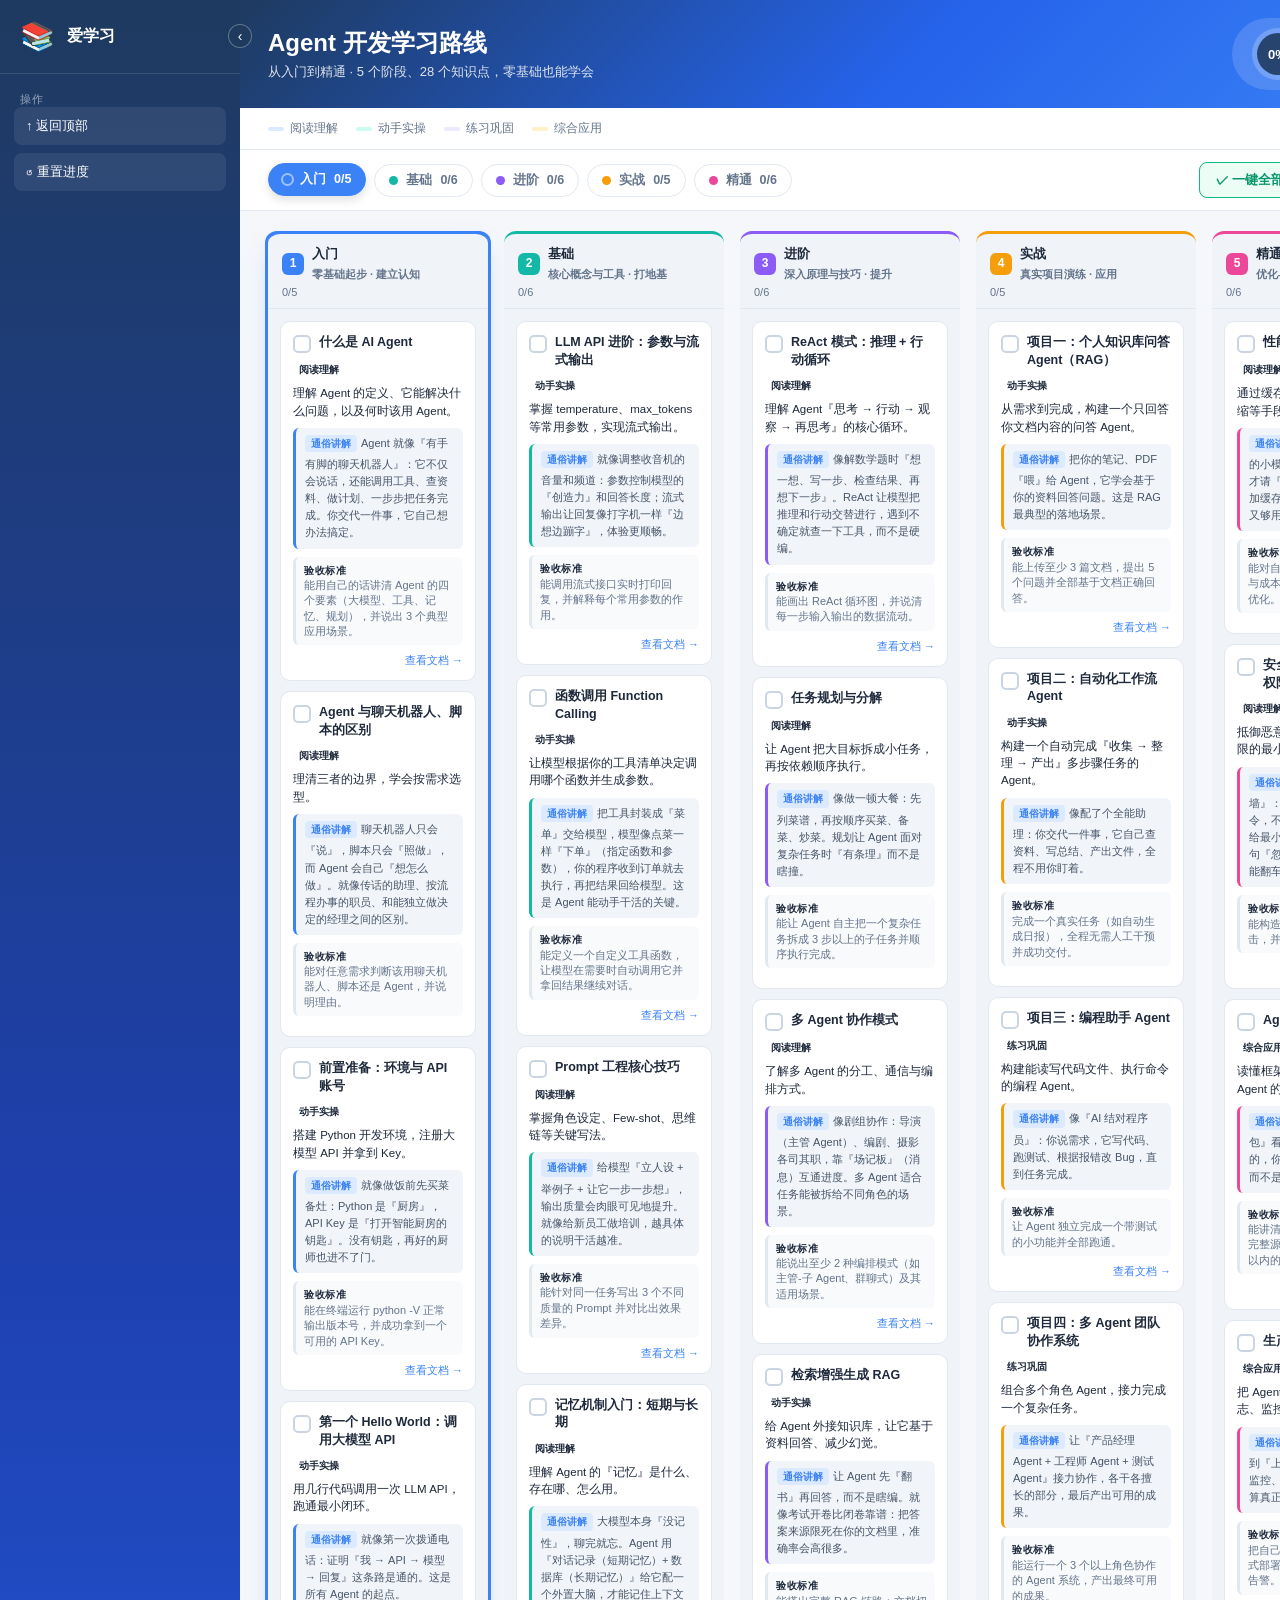
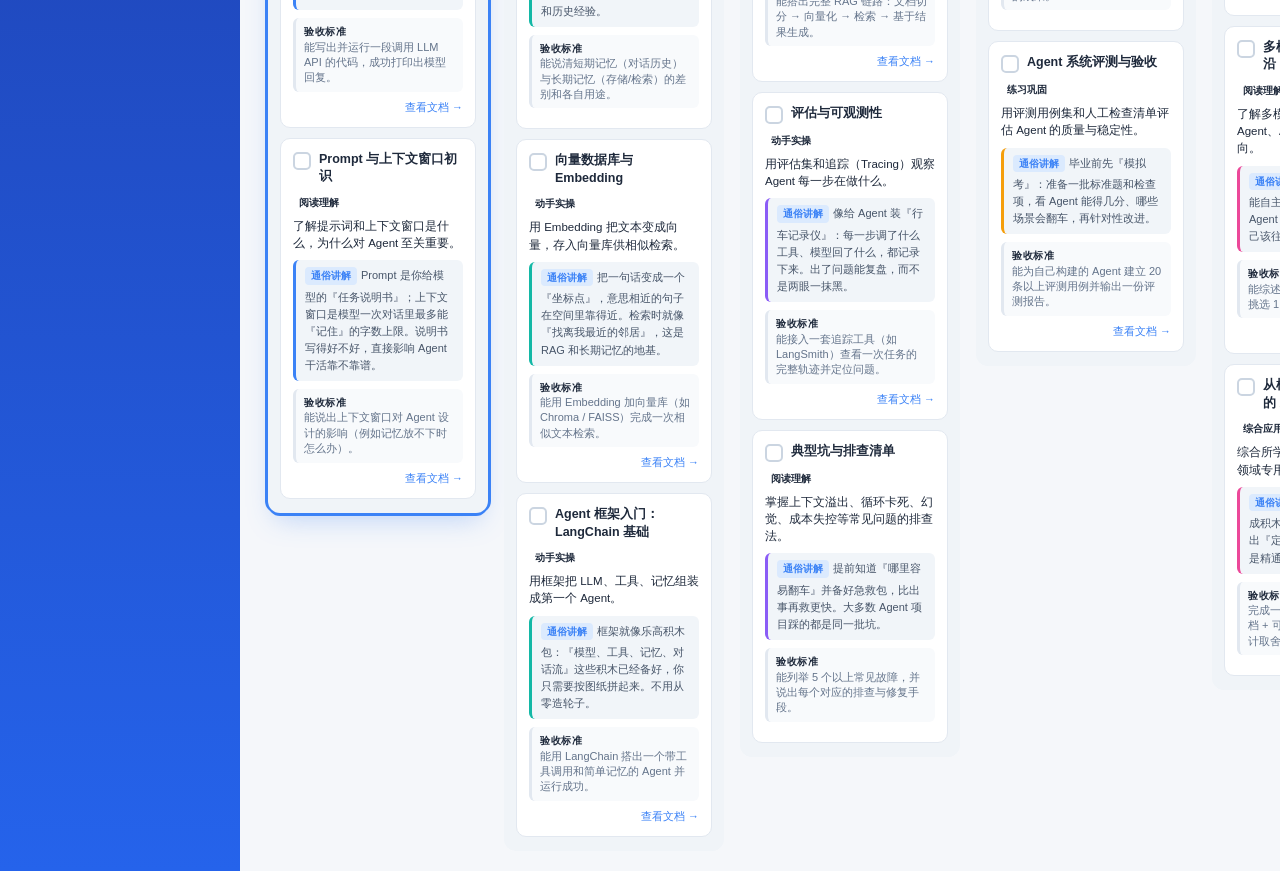
<file: Agent/index.html>
<!DOCTYPE html>
<html lang="zh-CN">
<head>
  <meta charset="UTF-8" />
  <meta name="viewport" content="width=device-width, initial-scale=1.0" />
  <title>Agent 开发学习路线</title>
  <link rel="stylesheet" href="css/style.css" />
</head>
<body>
  <div class="layout">
    <!-- 侧边栏 -->
    <aside class="sidebar" id="sidebar">
      <div class="sidebar-header">
        <div class="sidebar-logo">📚</div>
        <div>
          <div class="sidebar-title">爱学习</div>
        </div>
      </div>

      <!-- 动态主题菜单区（由 app.js 根据 boards 渲染）：多个学习主题 → 多个一级菜单，
           每个一级菜单下挂该主题的知识点子菜单（按阶段分组）。单主题时只渲染一个菜单。 -->
      <div id="menuGroupsContainer"></div>

      <div class="menu-group">
        <div class="menu-group-title">操作</div>
        <button class="menu-item" id="back-to-top">↑ 返回顶部</button>
        <button class="menu-item" id="sidebar-reset">↺ 重置进度</button>
      </div>

      <button class="collapse-btn" id="collapse-btn" title="折叠/展开侧边栏">‹</button>
    </aside>

    <!-- 主区域 -->
    <main class="main-area">
      <header class="header">
        <div class="header-left">
          <h1>Agent 开发学习路线</h1>
          <p>从入门到精通 · 5 个阶段、28 个知识点，零基础也能学会</p>
        </div>

        <div class="progress-section header-right">
          <div class="progress-circle" id="progress-circle">
            <span class="progress-text" id="progress-text">0%</span>
          </div>
          <div class="progress-info">
            <span class="label">总进度</span>
            <span class="value" id="progress-detail">0 / 0 知识点</span>
          </div>
        </div>
      </header>

      <div class="legend">
        <span class="legend-item"><span class="legend-dot reading"></span>阅读理解</span>
        <span class="legend-item"><span class="legend-dot hands-on"></span>动手实操</span>
        <span class="legend-item"><span class="legend-dot practice"></span>练习巩固</span>
        <span class="legend-item"><span class="legend-dot mastery"></span>综合应用</span>
      </div>

      <div class="toolbar">
        <div class="stage-buttons" id="stage-buttons"></div>
        <div class="toolbar-actions">
          <button class="action-btn select-all" id="select-all">✓ 一键全部完成</button>
          <button class="action-btn reset" id="reset-all">↺ 重置进度</button>
        </div>
      </div>

      <div class="boards-container" id="boardsContainer"></div>
    </main>
  </div>

  <script src="js/data.js"></script>
  <script src="js/app.js"></script>
</body>
</html>
</file>
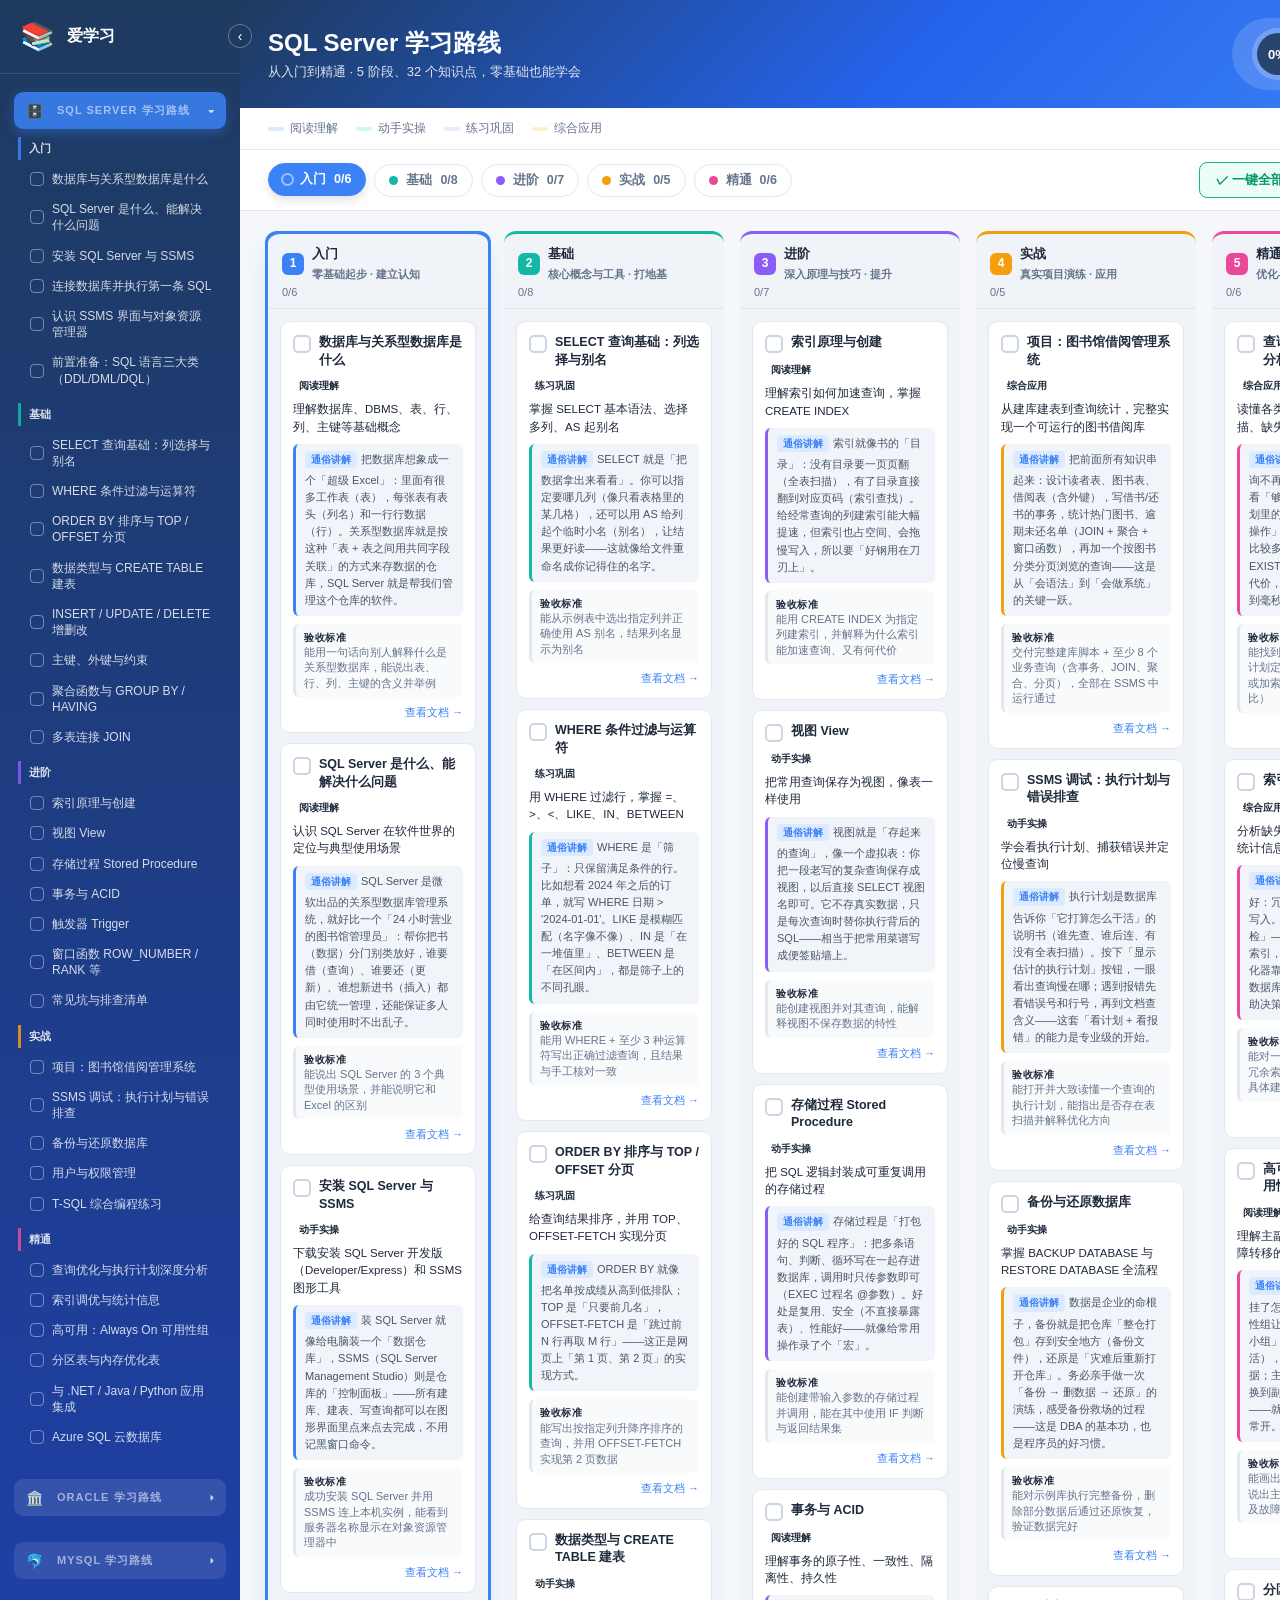
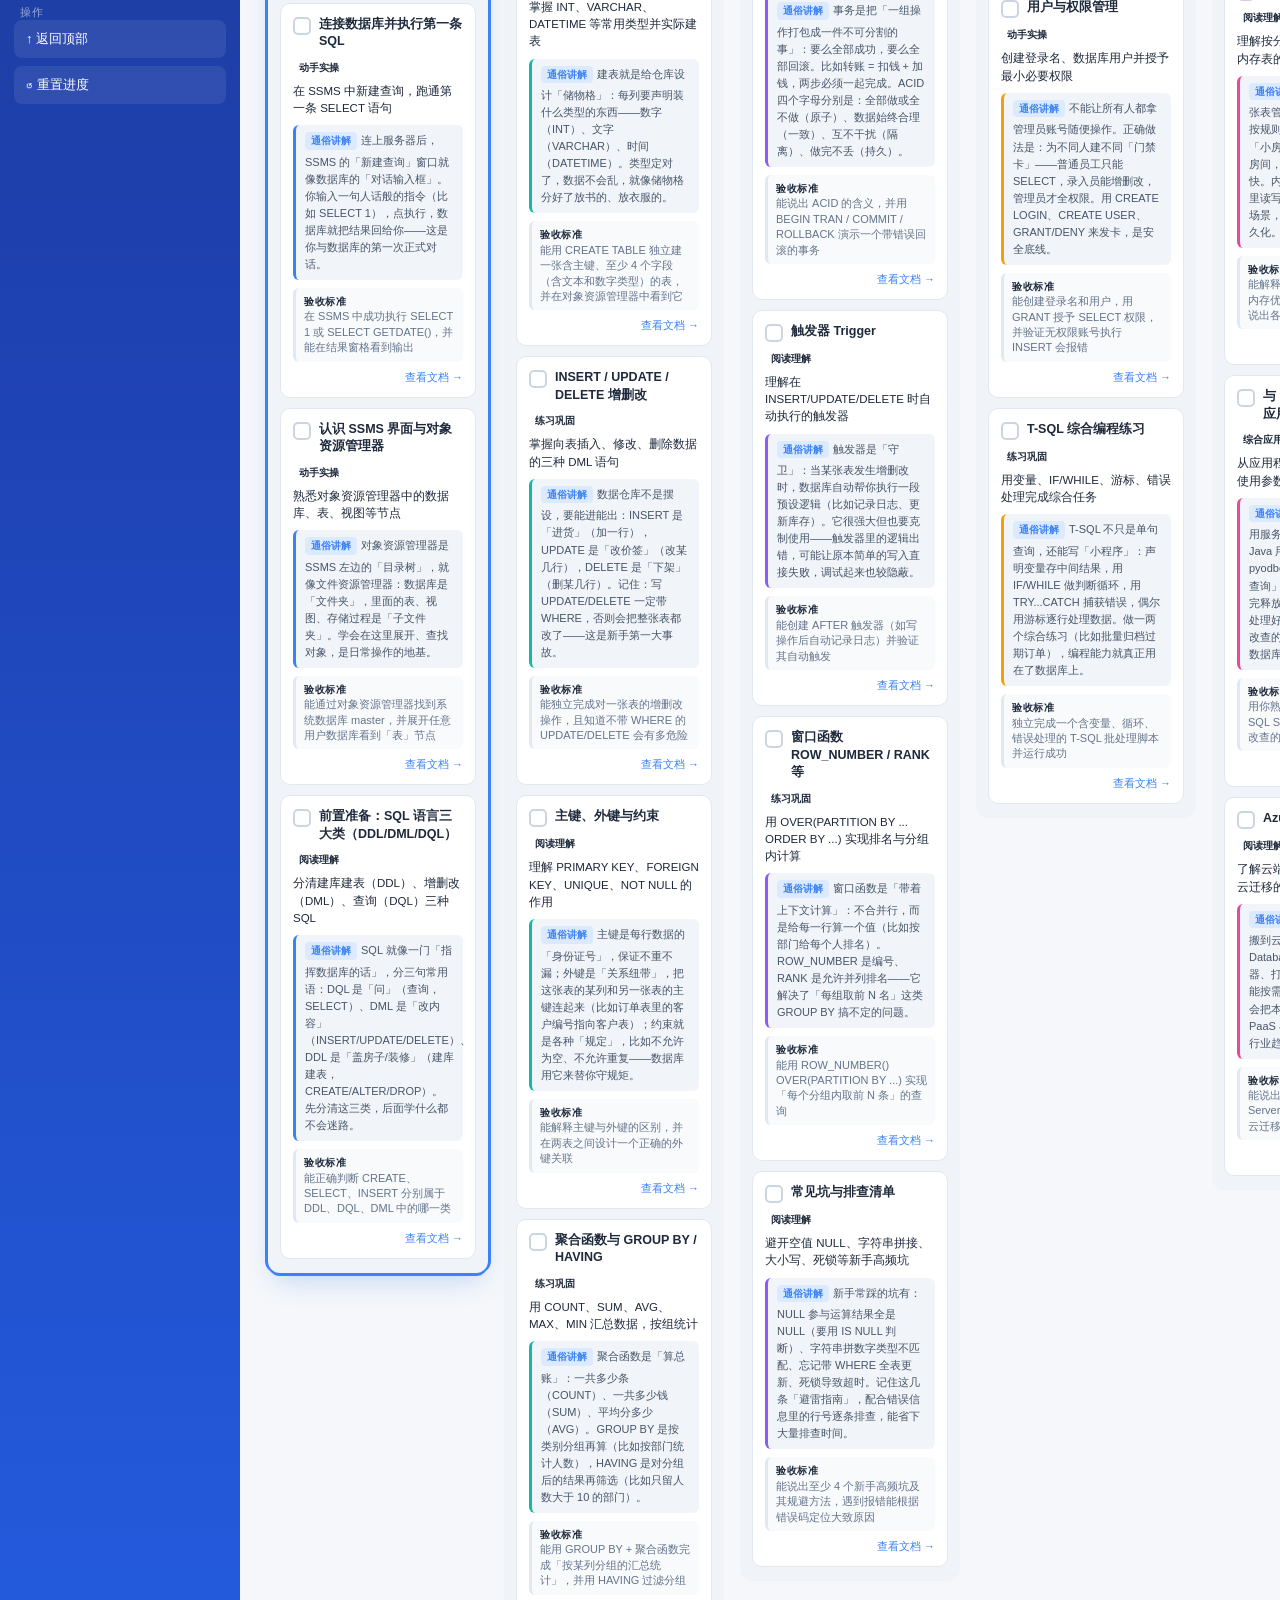
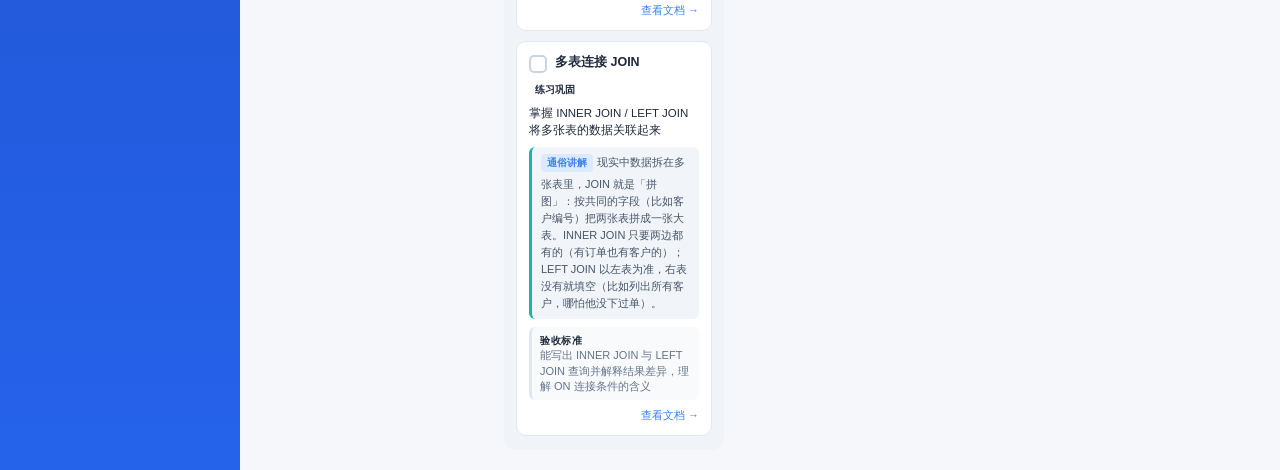
<file: DataBase/index.html>
<!DOCTYPE html>
<html lang="zh-CN">
<head>
  <meta charset="UTF-8" />
  <meta name="viewport" content="width=device-width, initial-scale=1.0" />
  <title>三大数据库学习路线 · SQL Server / Oracle / MySQL</title>
  <link rel="stylesheet" href="css/style.css" />
</head>
<body>
  <div class="layout">
    <!-- 侧边栏 -->
    <aside class="sidebar" id="sidebar">
      <div class="sidebar-header">
        <div class="sidebar-logo">📚</div>
        <div>
          <div class="sidebar-title">爱学习</div>
        </div>
      </div>

      <!-- 动态主题菜单区（由 app.js 根据 boards 渲染）：多个学习主题 → 多个一级菜单，
           每个一级菜单下挂该主题的知识点子菜单（按阶段分组）。单主题时只渲染一个菜单。 -->
      <div id="menuGroupsContainer"></div>

      <div class="menu-group">
        <div class="menu-group-title">操作</div>
        <button class="menu-item" id="back-to-top">↑ 返回顶部</button>
        <button class="menu-item" id="sidebar-reset">↺ 重置进度</button>
      </div>

      <button class="collapse-btn" id="collapse-btn" title="折叠/展开侧边栏">‹</button>
    </aside>

    <!-- 主区域 -->
    <main class="main-area">
      <header class="header">
        <div class="header-left">
          <h1>三大数据库学习路线</h1>
          <p>从入门到精通 · SQL Server / Oracle / MySQL 共 94 个知识点，零基础也能学会</p>
        </div>

        <div class="progress-section header-right">
          <div class="progress-circle" id="progress-circle">
            <span class="progress-text" id="progress-text">0%</span>
          </div>
          <div class="progress-info">
            <span class="label">总进度</span>
            <span class="value" id="progress-detail">0 / 0 知识点</span>
          </div>
        </div>
      </header>

      <div class="legend">
        <span class="legend-item"><span class="legend-dot reading"></span>阅读理解</span>
        <span class="legend-item"><span class="legend-dot hands-on"></span>动手实操</span>
        <span class="legend-item"><span class="legend-dot practice"></span>练习巩固</span>
        <span class="legend-item"><span class="legend-dot mastery"></span>综合应用</span>
      </div>

      <div class="toolbar">
        <div class="stage-buttons" id="stage-buttons"></div>
        <div class="toolbar-actions">
          <button class="action-btn select-all" id="select-all">✓ 一键全部完成</button>
          <button class="action-btn reset" id="reset-all">↺ 重置进度</button>
        </div>
      </div>

      <div class="boards-container" id="boardsContainer"></div>
    </main>
  </div>

  <script src="js/data.js"></script>
  <script src="js/app.js"></script>
</body>
</html>
</file>
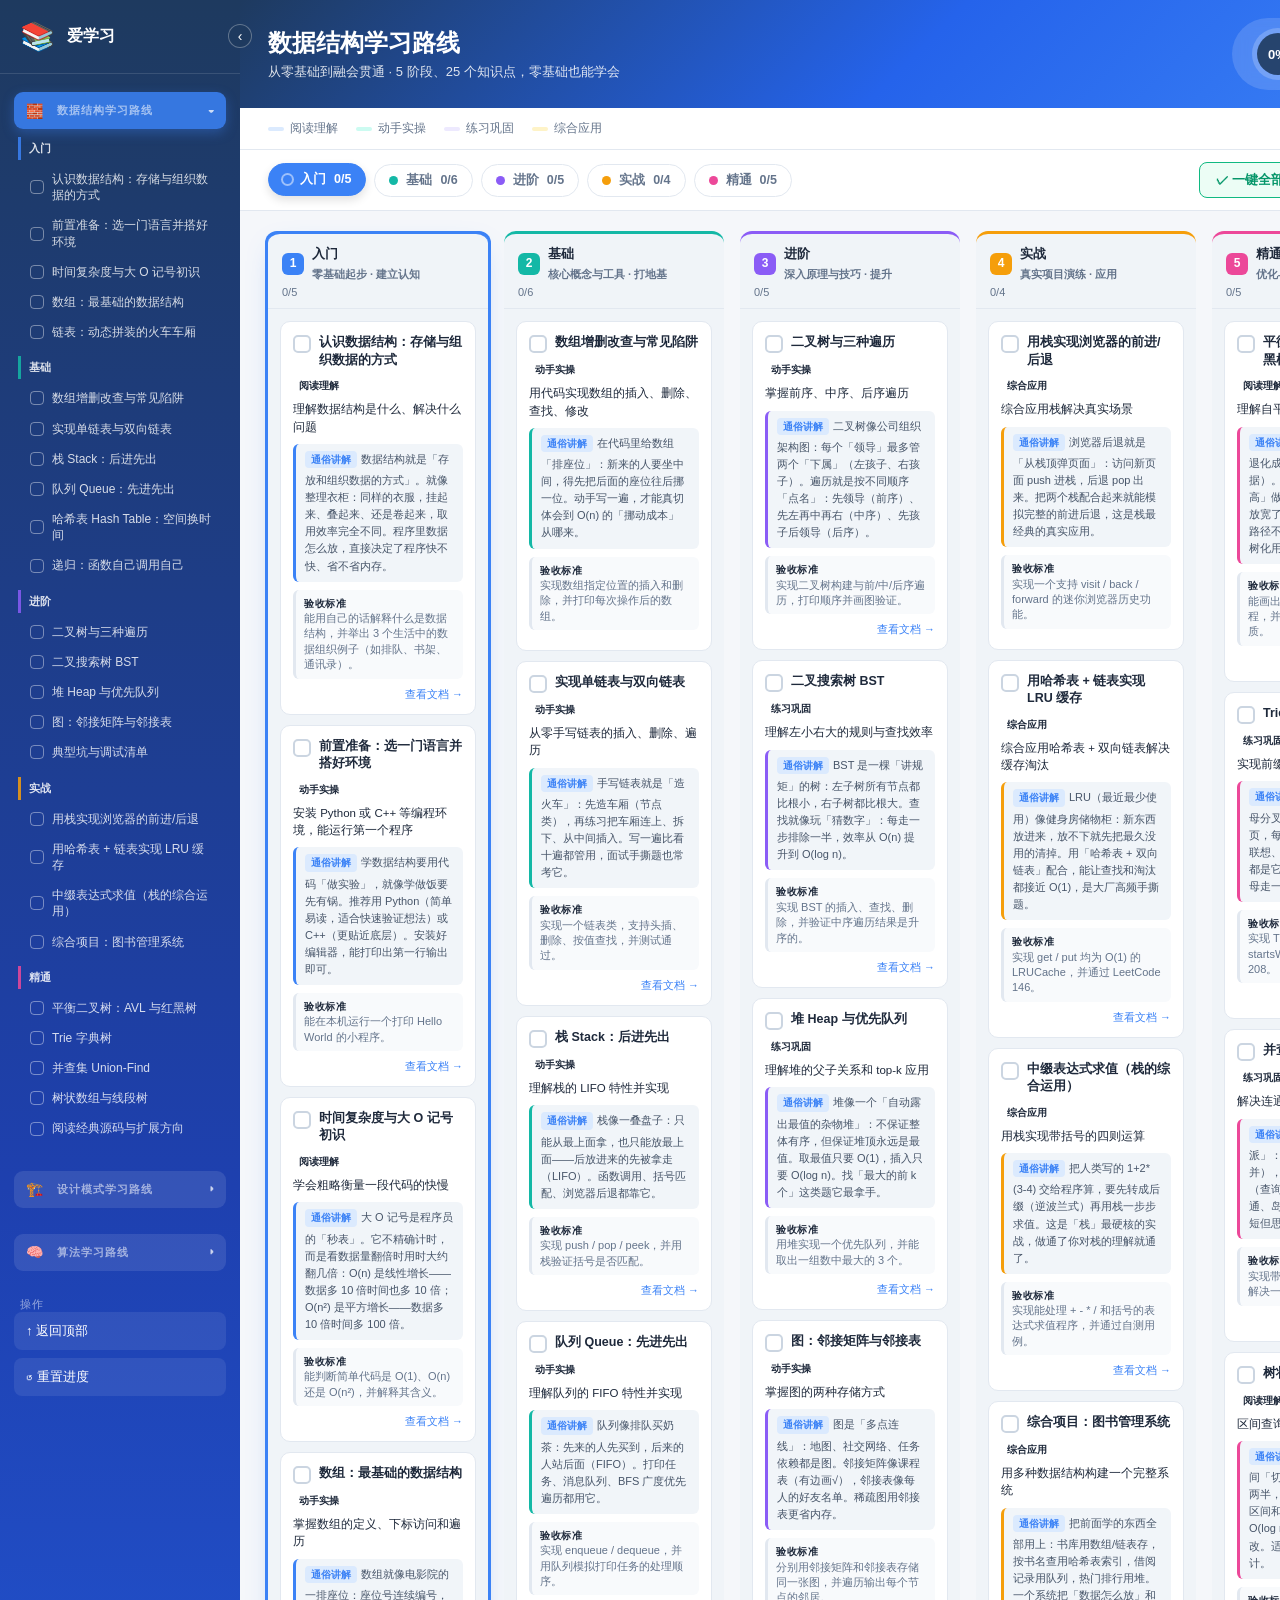
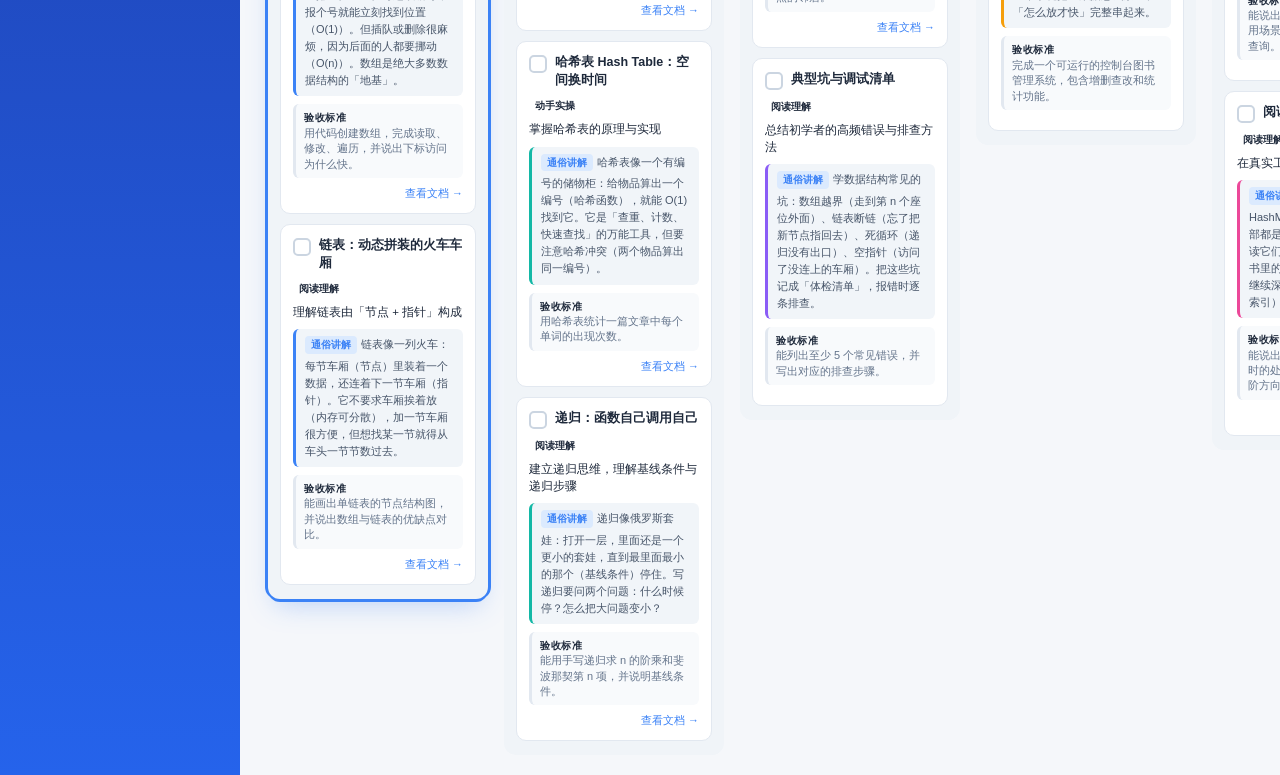
<file: HeXin-Base/index.html>
<!DOCTYPE html>
<html lang="zh-CN">
<head>
  <meta charset="UTF-8" />
  <meta name="viewport" content="width=device-width, initial-scale=1.0" />
  <title>数据结构 + 设计模式 + 算法 · 学习看板</title>
  <link rel="stylesheet" href="css/style.css" />
</head>
<body>
  <div class="layout">
    <!-- 侧边栏 -->
    <aside class="sidebar" id="sidebar">
      <div class="sidebar-header">
        <div class="sidebar-logo">📚</div>
        <div>
          <div class="sidebar-title">爱学习</div>
        </div>
      </div>

      <!-- 动态主题菜单区（由 app.js 根据 boards 渲染）：多个学习主题 → 多个一级菜单，
           每个一级菜单下挂该主题的知识点子菜单（按阶段分组）。单主题时只渲染一个菜单。 -->
      <div id="menuGroupsContainer"></div>

      <div class="menu-group">
        <div class="menu-group-title">操作</div>
        <button class="menu-item" id="back-to-top">↑ 返回顶部</button>
        <button class="menu-item" id="sidebar-reset">↺ 重置进度</button>
      </div>

      <button class="collapse-btn" id="collapse-btn" title="折叠/展开侧边栏">‹</button>
    </aside>

    <!-- 主区域 -->
    <main class="main-area">
      <header class="header">
        <div class="header-left">
          <h1>数据结构学习路线</h1>
          <p>从零基础到融会贯通 · 3 大主题、76 个知识点，零基础也能学会</p>
        </div>

        <div class="progress-section header-right">
          <div class="progress-circle" id="progress-circle">
            <span class="progress-text" id="progress-text">0%</span>
          </div>
          <div class="progress-info">
            <span class="label">总进度</span>
            <span class="value" id="progress-detail">0 / 0 知识点</span>
          </div>
        </div>
      </header>

      <div class="legend">
        <span class="legend-item"><span class="legend-dot reading"></span>阅读理解</span>
        <span class="legend-item"><span class="legend-dot hands-on"></span>动手实操</span>
        <span class="legend-item"><span class="legend-dot practice"></span>练习巩固</span>
        <span class="legend-item"><span class="legend-dot mastery"></span>综合应用</span>
      </div>

      <div class="toolbar">
        <div class="stage-buttons" id="stage-buttons"></div>
        <div class="toolbar-actions">
          <button class="action-btn select-all" id="select-all">✓ 一键全部完成</button>
          <button class="action-btn reset" id="reset-all">↺ 重置进度</button>
        </div>
      </div>

      <div class="boards-container" id="boardsContainer"></div>
    </main>
  </div>

  <script src="js/data.js"></script>
  <script src="js/app.js"></script>
</body>
</html>
</file>
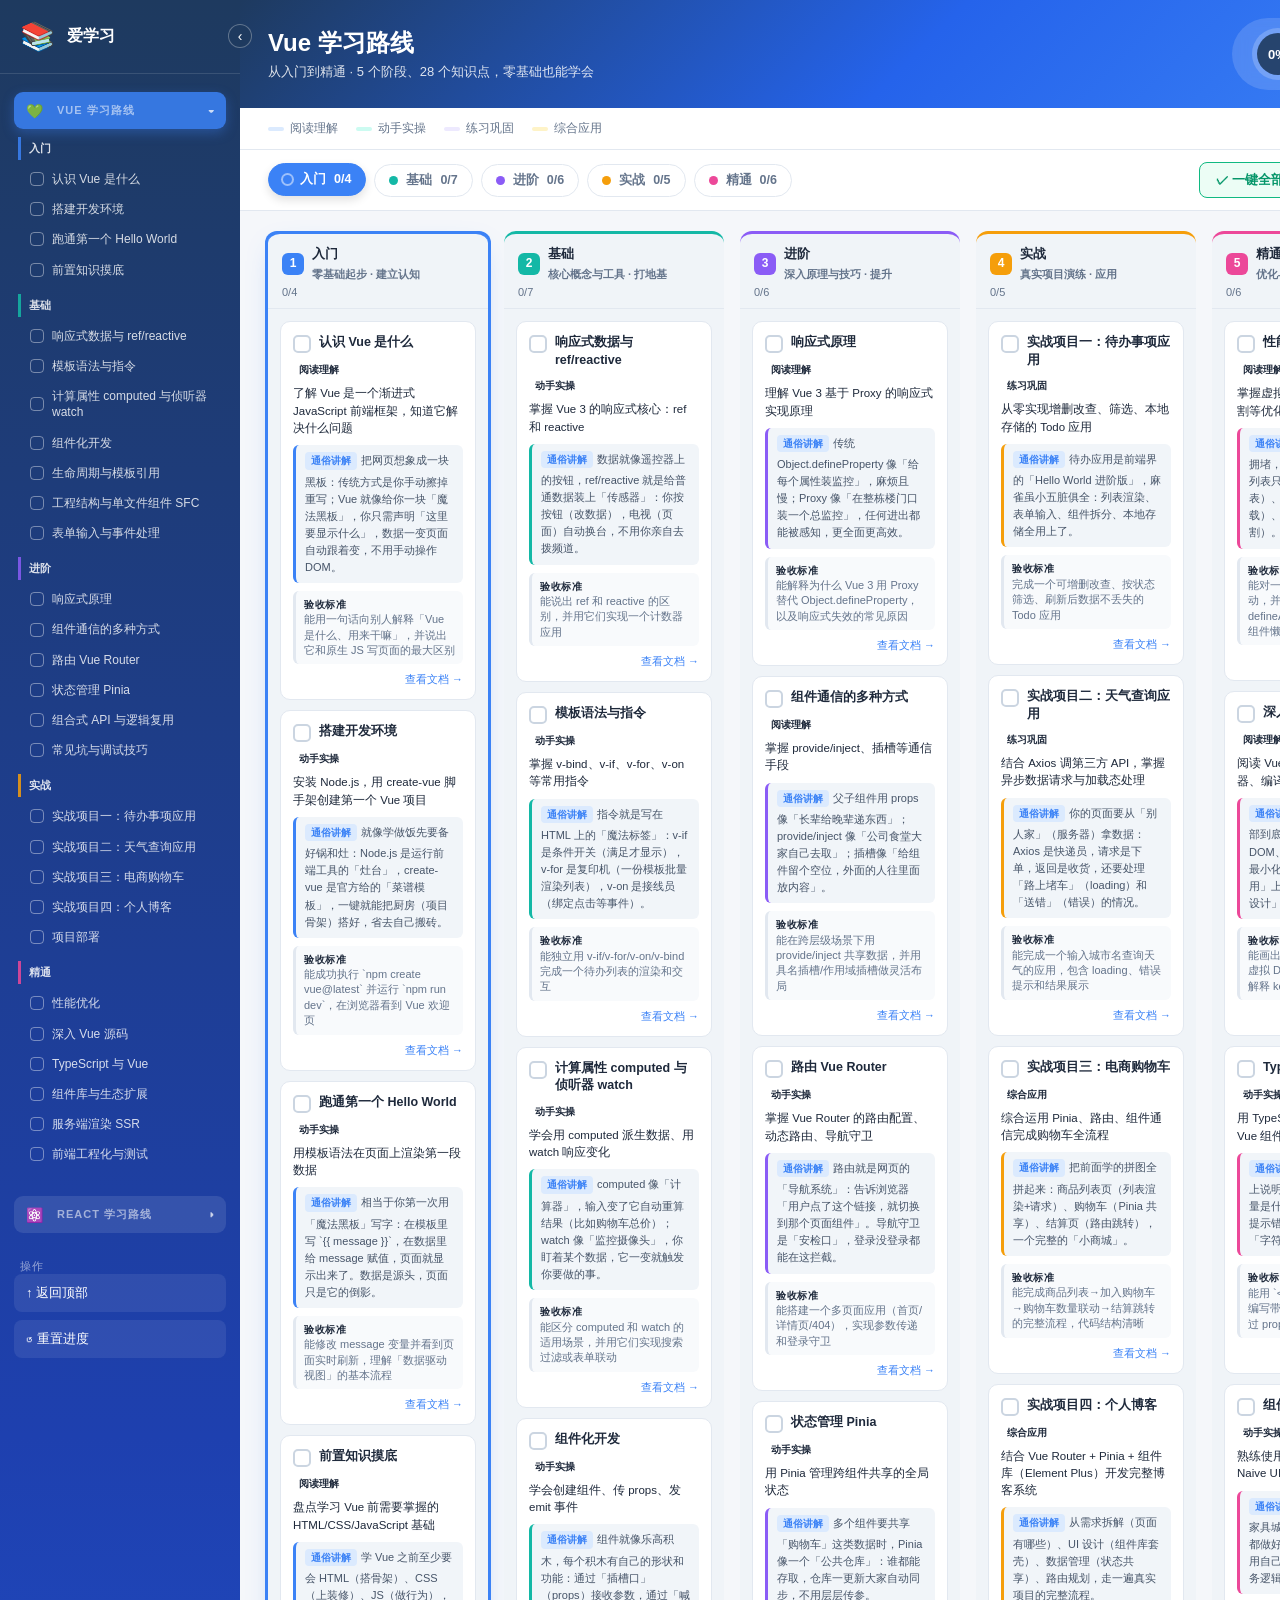
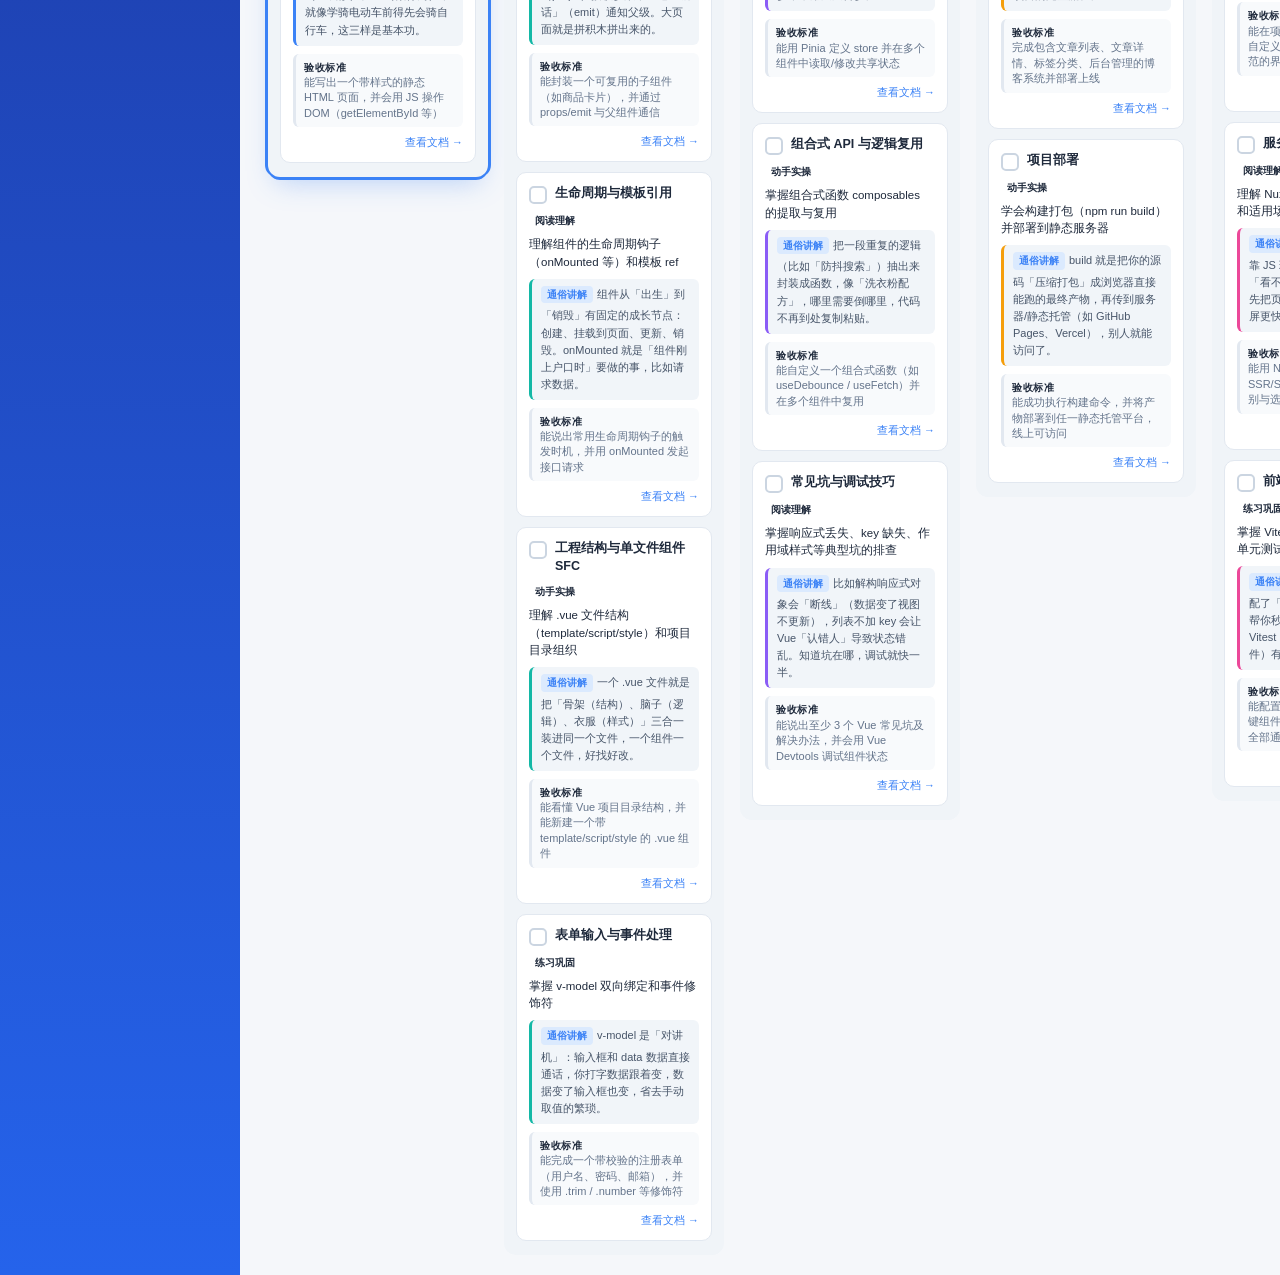
<file: QianDuan-Advanced/index.html>
<!DOCTYPE html>
<html lang="zh-CN">
<head>
  <meta charset="UTF-8" />
  <meta name="viewport" content="width=device-width, initial-scale=1.0" />
  <title>Vue + React 学习看板</title>
  <link rel="stylesheet" href="css/style.css" />
</head>
<body>
  <div class="layout">
    <!-- 侧边栏 -->
    <aside class="sidebar" id="sidebar">
      <div class="sidebar-header">
        <div class="sidebar-logo">📚</div>
        <div>
          <div class="sidebar-title">爱学习</div>
        </div>
      </div>

      <!-- 动态主题菜单区（由 app.js 根据 boards 渲染）：多个学习主题 → 多个一级菜单，
           每个一级菜单下挂该主题的知识点子菜单（按阶段分组）。单主题时只渲染一个菜单。 -->
      <div id="menuGroupsContainer"></div>

      <div class="menu-group">
        <div class="menu-group-title">操作</div>
        <button class="menu-item" id="back-to-top">↑ 返回顶部</button>
        <button class="menu-item" id="sidebar-reset">↺ 重置进度</button>
      </div>

      <button class="collapse-btn" id="collapse-btn" title="折叠/展开侧边栏">‹</button>
    </aside>

    <!-- 主区域 -->
    <main class="main-area">
      <header class="header">
        <div class="header-left">
          <h1>Vue + React 学习看板</h1>
          <p>Vue 与 React 双框架 · 5 个阶段、56 个知识点，从入门到精通</p>
        </div>

        <div class="progress-section header-right">
          <div class="progress-circle" id="progress-circle">
            <span class="progress-text" id="progress-text">0%</span>
          </div>
          <div class="progress-info">
            <span class="label">总进度</span>
            <span class="value" id="progress-detail">0 / 0 知识点</span>
          </div>
        </div>
      </header>

      <div class="legend">
        <span class="legend-item"><span class="legend-dot reading"></span>阅读理解</span>
        <span class="legend-item"><span class="legend-dot hands-on"></span>动手实操</span>
        <span class="legend-item"><span class="legend-dot practice"></span>练习巩固</span>
        <span class="legend-item"><span class="legend-dot mastery"></span>综合应用</span>
      </div>

      <div class="toolbar">
        <div class="stage-buttons" id="stage-buttons"></div>
        <div class="toolbar-actions">
          <button class="action-btn select-all" id="select-all">✓ 一键全部完成</button>
          <button class="action-btn reset" id="reset-all">↺ 重置进度</button>
        </div>
      </div>

      <div class="boards-container" id="boardsContainer"></div>
    </main>
  </div>

  <script src="js/data.js"></script>
  <script src="js/app.js"></script>
</body>
</html>
</file>
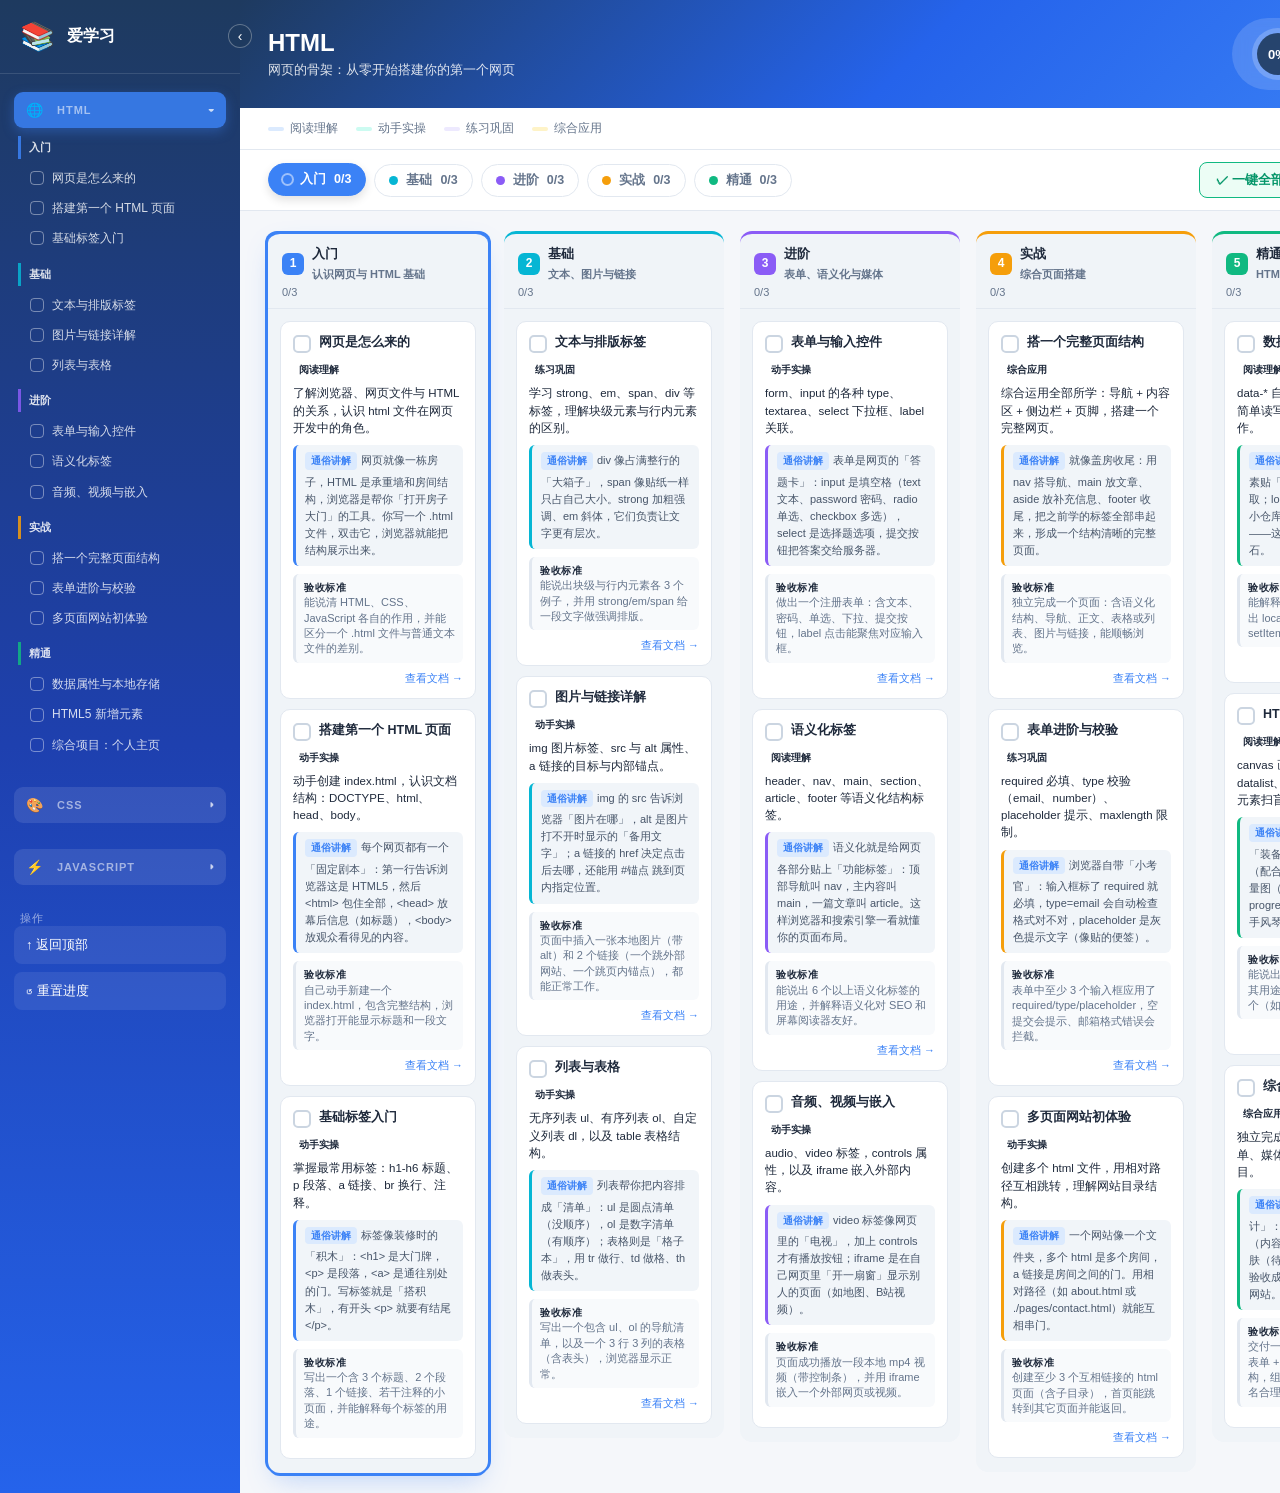
<file: QianDuan-Base/index.html>
<!DOCTYPE html>
<html lang="zh-CN">
<head>
  <meta charset="UTF-8" />
  <meta name="viewport" content="width=device-width, initial-scale=1.0" />
  <title>前端三件套学习看板</title>
  <link rel="stylesheet" href="css/style.css" />
</head>
<body>
  <div class="layout">
    <!-- 侧边栏 -->
    <aside class="sidebar" id="sidebar">
      <div class="sidebar-header">
        <div class="sidebar-logo">📚</div>
        <div>
          <div class="sidebar-title">爱学习</div>
        </div>
      </div>

      <!-- 动态主题菜单区（由 app.js 根据 boards 渲染）：多个学习主题 → 多个一级菜单，
           每个一级菜单下挂该主题的知识点子菜单（按阶段分组）。单主题时只渲染一个菜单。 -->
      <div id="menuGroupsContainer"></div>

      <div class="menu-group">
        <div class="menu-group-title">操作</div>
        <button class="menu-item" id="back-to-top">↑ 返回顶部</button>
        <button class="menu-item" id="sidebar-reset">↺ 重置进度</button>
      </div>

      <button class="collapse-btn" id="collapse-btn" title="折叠/展开侧边栏">‹</button>
    </aside>

    <!-- 主区域 -->
    <main class="main-area">
      <header class="header">
        <div class="header-left">
          <h1>前端三件套学习看板</h1>
          <p>HTML + CSS + JavaScript 从入门到精通</p>
        </div>

        <div class="progress-section header-right">
          <div class="progress-circle" id="progress-circle">
            <span class="progress-text" id="progress-text">0%</span>
          </div>
          <div class="progress-info">
            <span class="label">总进度</span>
            <span class="value" id="progress-detail">0 / 0 知识点</span>
          </div>
        </div>
      </header>

      <div class="legend">
        <span class="legend-item"><span class="legend-dot reading"></span>阅读理解</span>
        <span class="legend-item"><span class="legend-dot hands-on"></span>动手实操</span>
        <span class="legend-item"><span class="legend-dot practice"></span>练习巩固</span>
        <span class="legend-item"><span class="legend-dot mastery"></span>综合应用</span>
      </div>

      <div class="toolbar">
        <div class="stage-buttons" id="stage-buttons"></div>
        <div class="toolbar-actions">
          <button class="action-btn select-all" id="select-all">✓ 一键全部完成</button>
          <button class="action-btn reset" id="reset-all">↺ 重置进度</button>
        </div>
      </div>

      <div class="boards-container" id="boardsContainer"></div>
    </main>
  </div>

  <script src="js/data.js"></script>
  <script src="js/app.js"></script>
</body>
</html>
</file>
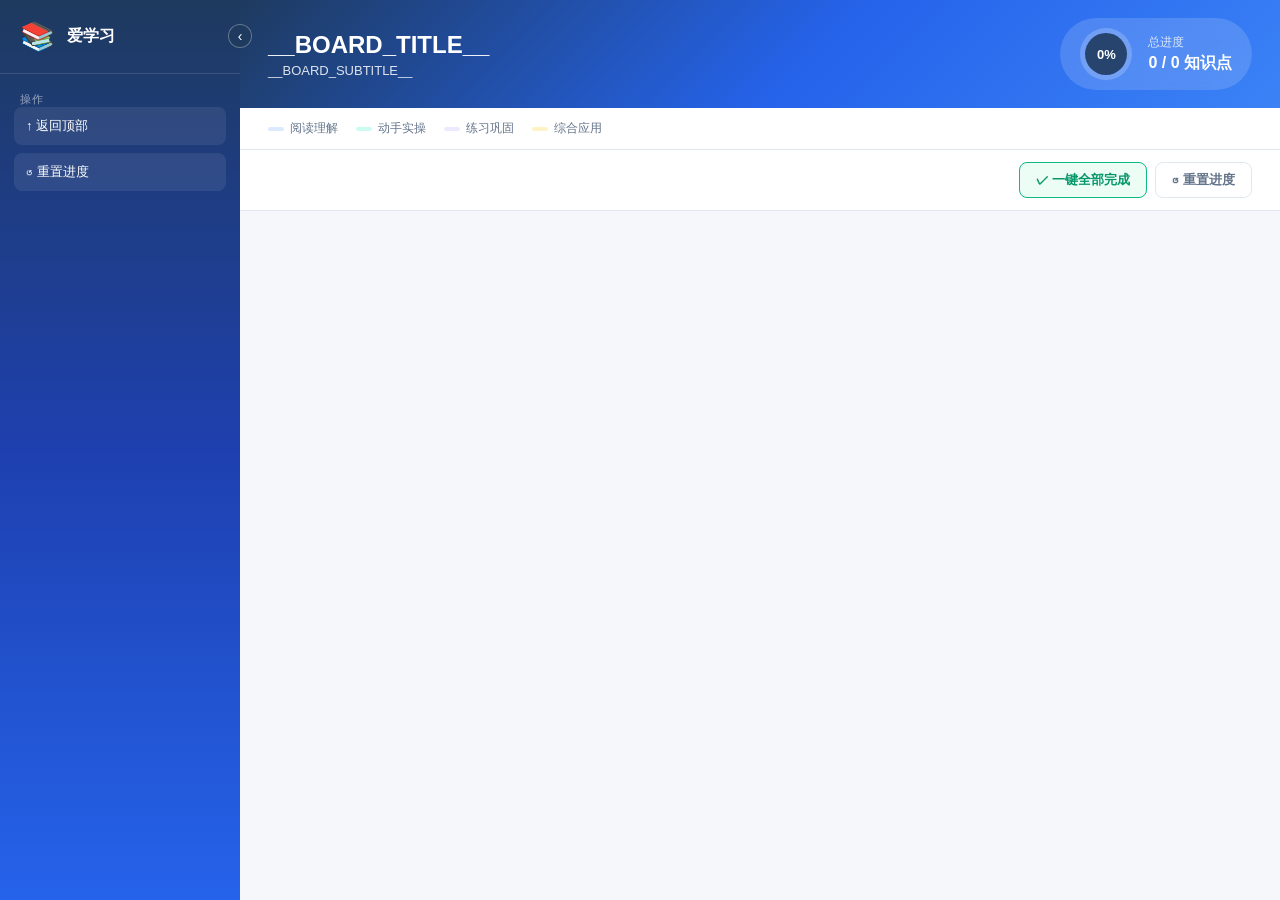
<file: .codebuddy/skills/study-kanban/template/index.html>
<!DOCTYPE html>
<html lang="zh-CN">
<head>
  <meta charset="UTF-8" />
  <meta name="viewport" content="width=device-width, initial-scale=1.0" />
  <title>__BOARD_TITLE__</title>
  <link rel="stylesheet" href="css/style.css" />
</head>
<body>
  <div class="layout">
    <!-- 侧边栏 -->
    <aside class="sidebar" id="sidebar">
      <div class="sidebar-header">
        <div class="sidebar-logo">📚</div>
        <div>
          <div class="sidebar-title">爱学习</div>
        </div>
      </div>

      <!-- 动态主题菜单区（由 app.js 根据 boards 渲染）：多个学习主题 → 多个一级菜单，
           每个一级菜单下挂该主题的知识点子菜单（按阶段分组）。单主题时只渲染一个菜单。 -->
      <div id="menuGroupsContainer"></div>

      <div class="menu-group">
        <div class="menu-group-title">操作</div>
        <button class="menu-item" id="back-to-top">↑ 返回顶部</button>
        <button class="menu-item" id="sidebar-reset">↺ 重置进度</button>
      </div>

      <button class="collapse-btn" id="collapse-btn" title="折叠/展开侧边栏">‹</button>
    </aside>

    <!-- 主区域 -->
    <main class="main-area">
      <header class="header">
        <div class="header-left">
          <h1>__BOARD_TITLE__</h1>
          <p>__BOARD_SUBTITLE__</p>
        </div>

        <div class="progress-section header-right">
          <div class="progress-circle" id="progress-circle">
            <span class="progress-text" id="progress-text">0%</span>
          </div>
          <div class="progress-info">
            <span class="label">总进度</span>
            <span class="value" id="progress-detail">0 / 0 知识点</span>
          </div>
        </div>
      </header>

      <div class="legend">
        <span class="legend-item"><span class="legend-dot reading"></span>阅读理解</span>
        <span class="legend-item"><span class="legend-dot hands-on"></span>动手实操</span>
        <span class="legend-item"><span class="legend-dot practice"></span>练习巩固</span>
        <span class="legend-item"><span class="legend-dot mastery"></span>综合应用</span>
      </div>

      <div class="toolbar">
        <div class="stage-buttons" id="stage-buttons"></div>
        <div class="toolbar-actions">
          <button class="action-btn select-all" id="select-all">✓ 一键全部完成</button>
          <button class="action-btn reset" id="reset-all">↺ 重置进度</button>
        </div>
      </div>

      <div class="boards-container" id="boardsContainer"></div>
    </main>
  </div>

  <script src="js/data.js"></script>
  <script src="js/app.js"></script>
</body>
</html>
</file>
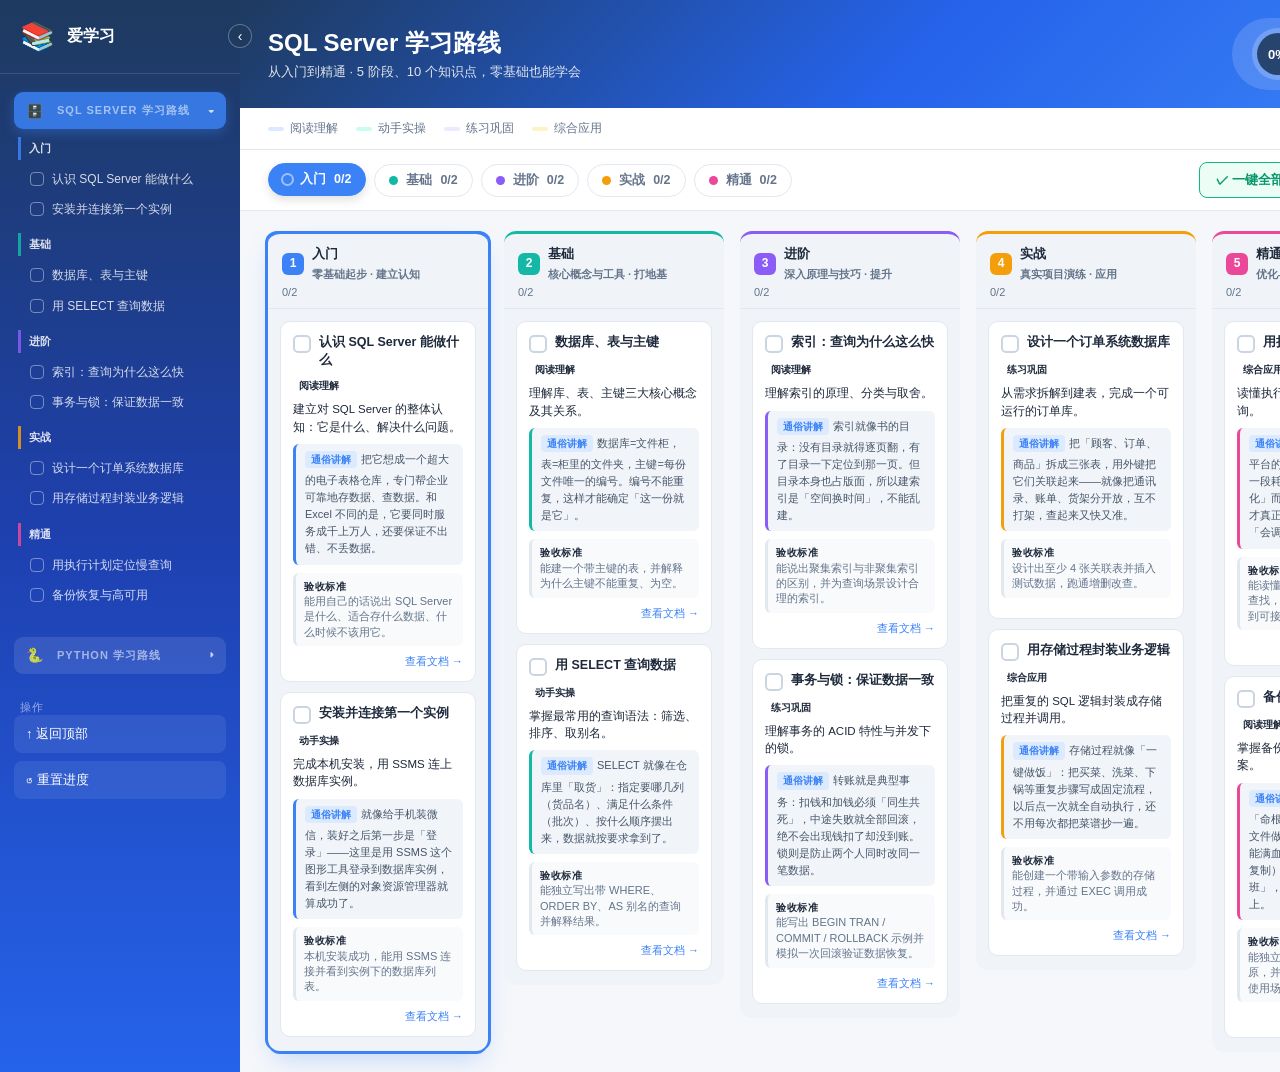
<file: .codebuddy/skills/study-kanban/output/_example/index.html>
<!DOCTYPE html>
<html lang="zh-CN">
<head>
  <meta charset="UTF-8" />
  <meta name="viewport" content="width=device-width, initial-scale=1.0" />
  <title>SQL Server 学习路线</title>
  <link rel="stylesheet" href="css/style.css" />
</head>
<body>
  <div class="layout">
    <!-- 侧边栏 -->
    <aside class="sidebar" id="sidebar">
      <div class="sidebar-header">
        <div class="sidebar-logo">📚</div>
        <div>
          <div class="sidebar-title">爱学习</div>
        </div>
      </div>

      <!-- 动态主题菜单区（由 app.js 根据 boards 渲染）：多个学习主题 → 多个一级菜单，
           每个一级菜单下挂该主题的知识点子菜单（按阶段分组）。单主题时只渲染一个菜单。 -->
      <div id="menuGroupsContainer"></div>

      <div class="menu-group">
        <div class="menu-group-title">操作</div>
        <button class="menu-item" id="back-to-top">↑ 返回顶部</button>
        <button class="menu-item" id="sidebar-reset">↺ 重置进度</button>
      </div>

      <button class="collapse-btn" id="collapse-btn" title="折叠/展开侧边栏">‹</button>
    </aside>

    <!-- 主区域 -->
    <main class="main-area">
      <header class="header">
        <div class="header-left">
          <h1>SQL Server 学习路线</h1>
          <p>从入门到精通 · 5 阶段、20 个知识点，零基础也能学会</p>
        </div>

        <div class="progress-section header-right">
          <div class="progress-circle" id="progress-circle">
            <span class="progress-text" id="progress-text">0%</span>
          </div>
          <div class="progress-info">
            <span class="label">总进度</span>
            <span class="value" id="progress-detail">0 / 0 知识点</span>
          </div>
        </div>
      </header>

      <div class="legend">
        <span class="legend-item"><span class="legend-dot reading"></span>阅读理解</span>
        <span class="legend-item"><span class="legend-dot hands-on"></span>动手实操</span>
        <span class="legend-item"><span class="legend-dot practice"></span>练习巩固</span>
        <span class="legend-item"><span class="legend-dot mastery"></span>综合应用</span>
      </div>

      <div class="toolbar">
        <div class="stage-buttons" id="stage-buttons"></div>
        <div class="toolbar-actions">
          <button class="action-btn select-all" id="select-all">✓ 一键全部完成</button>
          <button class="action-btn reset" id="reset-all">↺ 重置进度</button>
        </div>
      </div>

      <div class="boards-container" id="boardsContainer"></div>
    </main>
  </div>

  <script src="js/data.js"></script>
  <script src="js/app.js"></script>
</body>
</html>
</file>
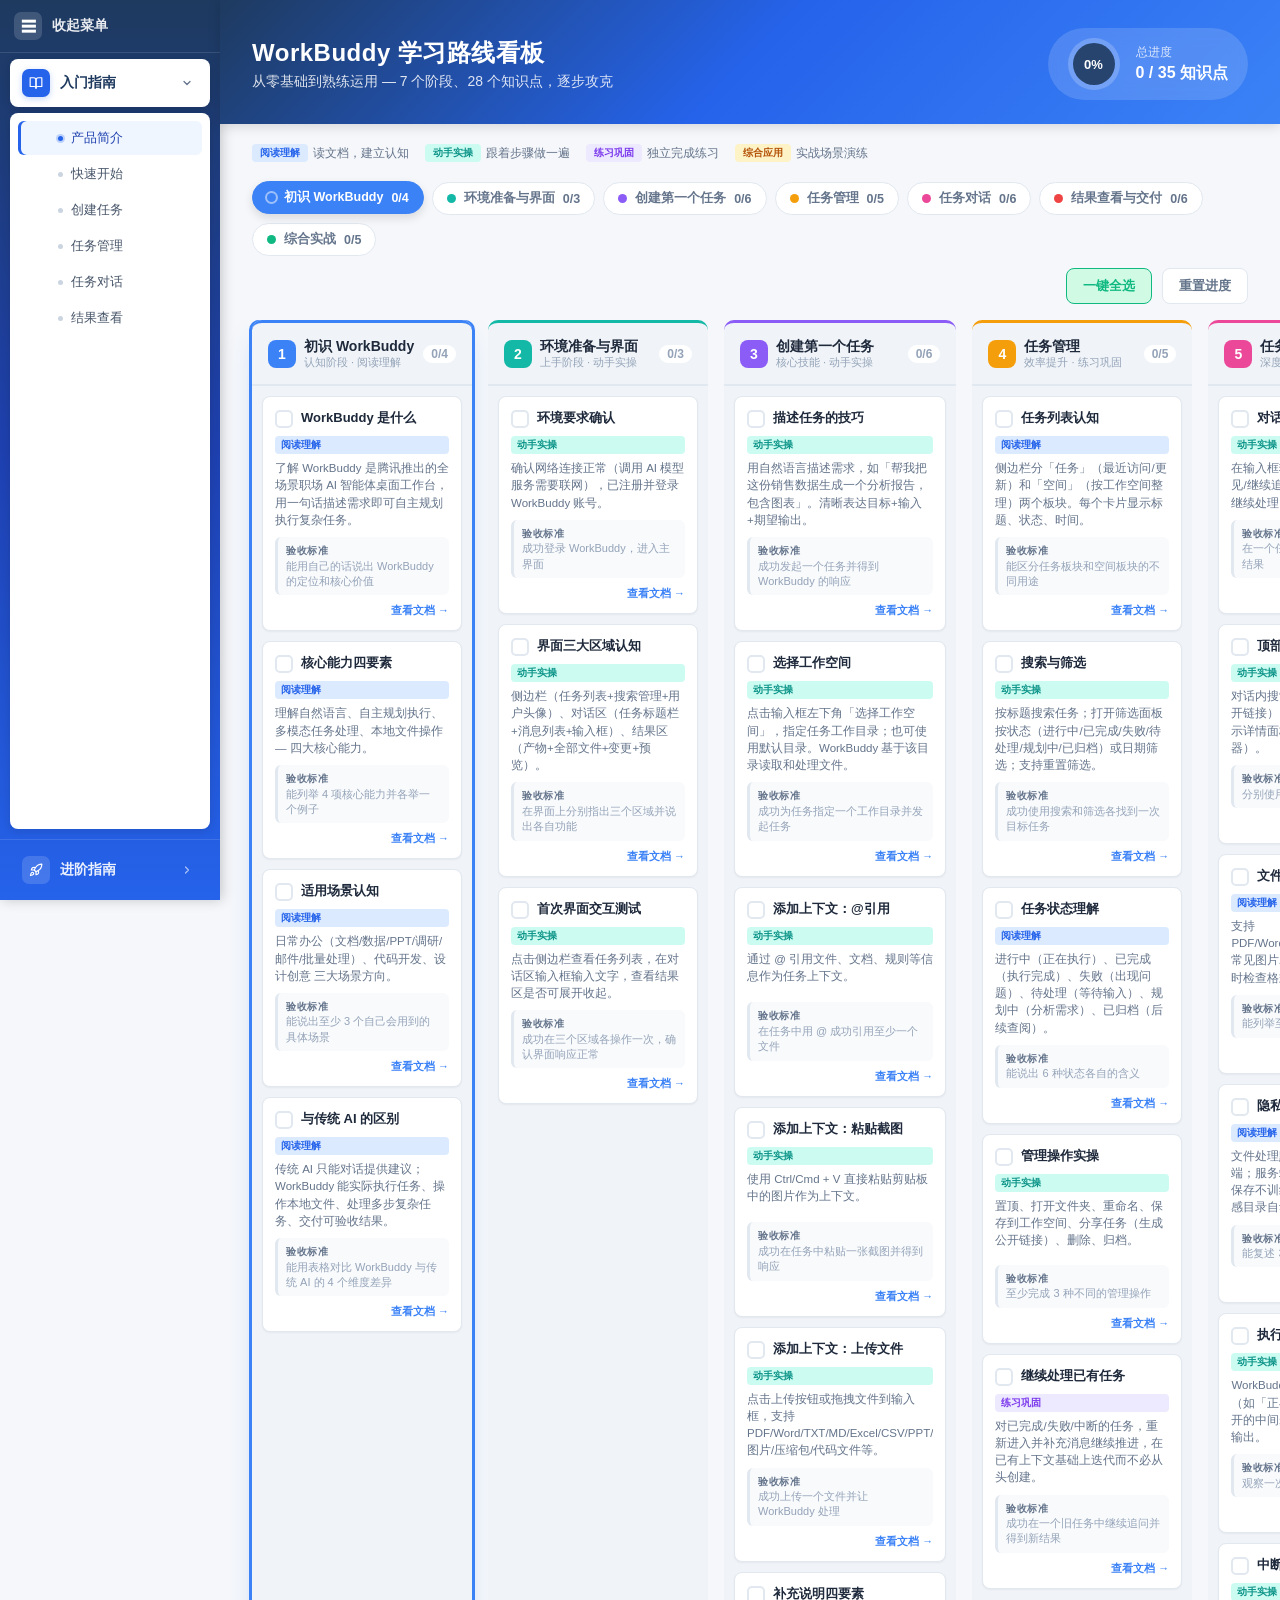
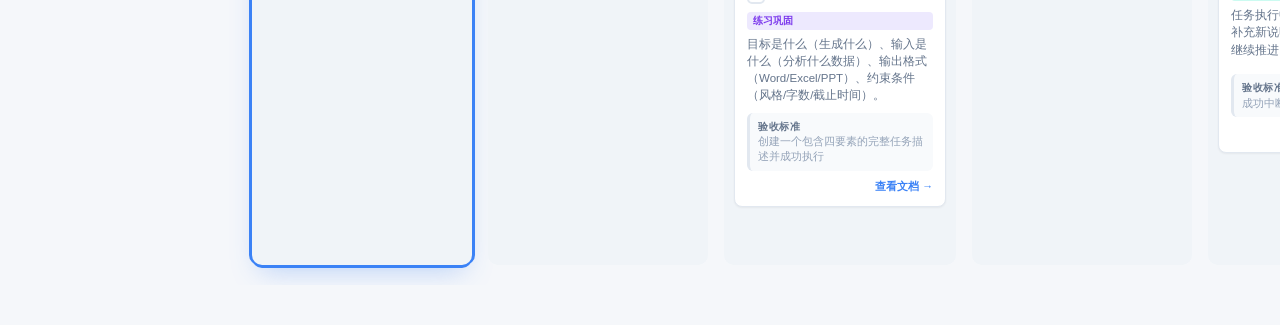
<file: WorkBuddy/workbuddy-learning-board.html>
<!DOCTYPE html>
<html lang="zh-CN">
<head>
<meta charset="UTF-8">
<meta name="viewport" content="width=device-width, initial-scale=1.0">
<title>WorkBuddy 学习路线看板</title>
<link rel="stylesheet" href="css/style.css">
</head>
<body>

<div class="layout">
<aside class="sidebar" id="sidebar">
  <button class="sidebar-toggle" type="button">
    <span class="toggle-icon">&#9776;</span>
    <span class="toggle-text">收起菜单</span>
  </button>
  <nav class="sidebar-nav">
    <div class="menu-group" id="group-guide">
      <div class="menu-group-header active" id="header-guide">
        <span class="menu-icon">
          <svg viewBox="0 0 24 24" width="14" height="14" fill="none" stroke="currentColor" stroke-width="2" stroke-linecap="round" stroke-linejoin="round" aria-hidden="true"><path d="M2 3h6a4 4 0 0 1 4 4v14a3 3 0 0 0-3-3H2z"/><path d="M22 3h-6a4 4 0 0 0-4 4v14a3 3 0 0 1 3-3h7z"/></svg>
        </span>
        <span class="header-text">入门指南</span>
        <span class="arrow">
          <svg viewBox="0 0 24 24" width="12" height="12" fill="none" stroke="currentColor" stroke-width="2.5" stroke-linecap="round" stroke-linejoin="round" aria-hidden="true"><polyline points="6 9 12 15 18 9"/></svg>
        </span>
      </div>
      <div class="menu-group-items">
        <a class="menu-item" href="https://www.codebuddy.cn/docs/workbuddy/Overview" target="_blank"><span class="dot"></span>产品简介</a>
        <a class="menu-item" href="https://www.codebuddy.cn/docs/workbuddy/Quickstart" target="_blank"><span class="dot"></span>快速开始</a>
        <a class="menu-item" href="https://www.codebuddy.cn/docs/workbuddy/Create-Task" target="_blank"><span class="dot"></span>创建任务</a>
        <a class="menu-item" href="https://www.codebuddy.cn/docs/workbuddy/Task-Management" target="_blank"><span class="dot"></span>任务管理</a>
        <a class="menu-item" href="https://www.codebuddy.cn/docs/workbuddy/Conversation" target="_blank"><span class="dot"></span>任务对话</a>
        <a class="menu-item" href="https://www.codebuddy.cn/docs/workbuddy/Results" target="_blank"><span class="dot"></span>结果查看</a>
      </div>
    </div>
    <div class="menu-group" id="group-advanced">
      <div class="menu-group-header" id="header-advanced">
        <span class="menu-icon">
          <svg viewBox="0 0 24 24" width="14" height="14" fill="none" stroke="currentColor" stroke-width="2" stroke-linecap="round" stroke-linejoin="round" aria-hidden="true"><path d="M4.5 16.5c-1.5 1.26-2 5-2 5s3.74-.5 5-2c.71-.84.7-2.13-.09-2.91a2.18 2.18 0 0 0-2.91-.09z"/><path d="M12 15l-3-3a22 22 0 0 1 2-3.95A12.88 12.88 0 0 1 22 2c0 2.72-.78 7.5-6 11a22.35 22.35 0 0 1-4 2z"/><path d="M9 12H4s.55-3.03 2-4c1.62-1.08 5 0 5 0"/><path d="M12 15v5s3.03-.55 4-2c1.08-1.62 0-5 0-5"/></svg>
        </span>
        <span class="header-text">进阶指南</span>
        <span class="arrow">
          <svg viewBox="0 0 24 24" width="12" height="12" fill="none" stroke="currentColor" stroke-width="2.5" stroke-linecap="round" stroke-linejoin="round" aria-hidden="true"><polyline points="6 9 12 15 18 9"/></svg>
        </span>
      </div>
      <div class="menu-group-items">
        <a class="menu-item" href="https://www.codebuddy.cn/docs/workbuddy/From-Beginner-to-Expert-Guide/Function-Description/Task-Bar" target="_blank"><span class="dot"></span>新建任务栏</a>
        <a class="menu-item" href="https://www.codebuddy.cn/docs/workbuddy/From-Beginner-to-Expert-Guide/Function-Description/Design-Idea" target="_blank"><span class="dot"></span>设计创意</a>
        <a class="menu-item" href="https://www.codebuddy.cn/docs/workbuddy/From-Beginner-to-Expert-Guide/Function-Description/Assistant" target="_blank"><span class="dot"></span>助理</a>
        <a class="menu-item" href="https://www.codebuddy.cn/docs/workbuddy/From-Beginner-to-Expert-Guide/Function-Description/Project" target="_blank"><span class="dot"></span>项目</a>
        <a class="menu-item" href="https://www.codebuddy.cn/docs/workbuddy/From-Beginner-to-Expert-Guide/Function-Description/Expert-Center" target="_blank"><span class="dot"></span>专家</a>
        <a class="menu-item" href="https://www.codebuddy.ai/docs/zh/workbuddy/From-Beginner-to-Expert-Guide/Function-Description/Skills-Market" target="_blank"><span class="dot"></span>技能</a>
        <a class="menu-item" href="https://www.codebuddy.cn/docs/workbuddy/From-Beginner-to-Expert-Guide/Function-Description/Ispiration" target="_blank"><span class="dot"></span>灵感</a>
        <a class="menu-item" href="https://www.codebuddy.cn/docs/workbuddy/From-Beginner-to-Expert-Guide/Function-Description/Mailbox" target="_blank"><span class="dot"></span>我的邮箱</a>
        <a class="menu-item" href="https://www.codebuddy.cn/docs/workbuddy/From-Beginner-to-Expert-Guide/Function-Description/Connector" target="_blank"><span class="dot"></span>连接器</a>
        <a class="menu-item" href="https://www.codebuddy.cn/docs/workbuddy/From-Beginner-to-Expert-Guide/Function-Description/Library" target="_blank"><span class="dot"></span>资料库</a>
        <a class="menu-item" href="https://www.codebuddy.cn/docs/workbuddy/From-Beginner-to-Expert-Guide/Function-Description/Library/Content-Management" target="_blank"><span class="dot"></span>内容管理</a>
        <a class="menu-item" href="https://www.codebuddy.cn/docs/workbuddy/From-Beginner-to-Expert-Guide/Function-Description/Library/Collaboration" target="_blank"><span class="dot"></span>多人多 Agent 协作</a>
        <a class="menu-item" href="https://www.codebuddy.cn/docs/workbuddy/From-Beginner-to-Expert-Guide/Function-Description/Library/Lightweight-Publish" target="_blank"><span class="dot"></span>轻量发布</a>
        <a class="menu-item" href="https://www.codebuddy.cn/docs/workbuddy/From-Beginner-to-Expert-Guide/Practice-Cases/Practice-Seven" target="_blank"><span class="dot"></span>应用</a>
        <a class="menu-item" href="https://www.codebuddy.cn/docs/workbuddy/From-Beginner-to-Expert-Guide/Function-Description/Knowledge-Base/Tencent-Doc" target="_blank"><span class="dot"></span>腾讯文档</a>
        <a class="menu-item" href="https://www.codebuddy.cn/docs/workbuddy/From-Beginner-to-Expert-Guide/Function-Description/Knowledge-Base/IMA%20Knowledge%20Base/01-Workbuddy-IMA-Basic-Guide" target="_blank"><span class="dot"></span>ima 知识库</a>
        <a class="menu-item" href="https://www.codebuddy.cn/docs/workbuddy/From-Beginner-to-Expert-Guide/Function-Description/Knowledge-Base/Lexiang" target="_blank"><span class="dot"></span>乐享知识库</a>
        <a class="menu-item" href="https://www.codebuddy.cn/docs/workbuddy/From-Beginner-to-Expert-Guide/Function-Description/Knowledge-Base/Cowriting" target="_blank"><span class="dot"></span>人机双写</a>
        <a class="menu-item" href="https://www.codebuddy.cn/docs/workbuddy/From-Beginner-to-Expert-Guide/Function-Description/Automation-Guide" target="_blank"><span class="dot"></span>自动化</a>
        <a class="menu-item" href="https://www.codebuddy.cn/docs/workbuddy/From-Beginner-to-Expert-Guide/Function-Description/Right-Sidebar" target="_blank"><span class="dot"></span>右侧边栏</a>
        <a class="menu-item" href="https://www.codebuddy.cn/docs/workbuddy/From-Beginner-to-Expert-Guide/Function-Description/Setting" target="_blank"><span class="dot"></span>系统设置</a>
        <a class="menu-item" href="https://www.codebuddy.cn/docs/workbuddy/From-Beginner-to-Expert-Guide/Function-Description/Permission-Modes" target="_blank"><span class="dot"></span>默认权限与安全沙箱</a>
        <a class="menu-item" href="https://www.codebuddy.cn/docs/workbuddy/From-Beginner-to-Expert-Guide/Function-Description/Memory" target="_blank"><span class="dot"></span>记忆</a>
        <a class="menu-item" href="https://www.codebuddy.cn/docs/workbuddy/From-Beginner-to-Expert-Guide/Function-Description/Model" target="_blank"><span class="dot"></span>模型配置</a>
        <a class="menu-item" href="https://www.codebuddy.cn/docs/workbuddy/From-Beginner-to-Expert-Guide/Function-Description/Data" target="_blank"><span class="dot"></span>数据管理</a>
      </div>
    </div>
  </nav>
</aside>

<div class="main-area">

<div class="header">
  <div class="header-inner">
    <div class="header-left">
      <h1>WorkBuddy 学习路线看板</h1>
      <p>从零基础到熟练运用 — 7 个阶段、28 个知识点，逐步攻克</p>
    </div>
    <div class="progress-section">
      <div class="progress-circle" id="progressCircle">
        <span class="progress-text" id="progressText">0%</span>
      </div>
      <div class="progress-info">
        <span class="label">总进度</span>
        <span class="value" id="progressDetail">0 / 28 知识点</span>
      </div>
    </div>
  </div>
</div>

<div class="legend">
  <span class="legend-item"><span class="legend-tag tag-reading">阅读理解</span> 读文档，建立认知</span>
  <span class="legend-item"><span class="legend-tag tag-hands-on">动手实操</span> 跟着步骤做一遍</span>
  <span class="legend-item"><span class="legend-tag tag-practice">练习巩固</span> 独立完成练习</span>
  <span class="legend-item"><span class="legend-tag tag-mastery">综合应用</span> 实战场景演练</span>
</div>

<div class="toolbar">
  <div class="stage-buttons" id="stageButtons"></div>
  <div class="toolbar-right">
    <button class="btn btn-complete" type="button">一键全选</button>
    <button class="btn btn-reset" type="button">重置进度</button>
  </div>
</div>

<div class="board" id="board"></div>

<div class="board hidden" id="board-advanced"></div>

</div>
</div>

<script src="js/data.js"></script>
<script src="js/app.js"></script>

</body>
</html>
</file>
<file: Agent/css/style.css>
/* study-kanban — 视觉风格 1:1 复制自 WorkBuddy 学习看板（单看板裁剪版） */

/* 本地存储不可用时给出的轻量提示 */
.persist-warning {
  position: fixed;
  bottom: 16px;
  left: 50%;
  transform: translateX(-50%);
  background: #fef2f2;
  color: #b91c1c;
  border: 1px solid #fecaca;
  padding: 8px 16px;
  border-radius: 8px;
  font-size: 13px;
  z-index: 1000;
  box-shadow: 0 4px 12px rgba(0, 0, 0, 0.1);
}

:root {
  --bg: #f5f7fa;
  --primary: #3b82f6;
  --primary-dark: #2563eb;
  --header-gradient: linear-gradient(135deg, #1e3a5f 0%, #2563eb 55%, #3b82f6 100%);
  --sidebar-gradient: linear-gradient(180deg, #1e3a5f 0%, #1e40af 50%, #2563eb 100%);
  --text: #1e293b;
  --text-muted: #64748b;
  --card-bg: #ffffff;
  --border: #e2e8f0;

  --col-color: #3b82f6;
}

* { margin: 0; padding: 0; box-sizing: border-box; }

body {
  font-family: "PingFang SC", "Microsoft YaHei", -apple-system, sans-serif;
  background: var(--bg);
  color: var(--text);
  min-height: 100vh;
}

.layout { display: flex; min-height: 100vh; }

/* ============ 侧边栏 ============ */
.sidebar {
  width: 240px;
  background: var(--sidebar-gradient);
  color: #fff;
  display: flex;
  flex-direction: column;
  padding: 20px 0;
  position: relative;
  transition: width 0.3s ease;
  flex-shrink: 0;
}
.sidebar.collapsed { width: 56px; }
.sidebar.collapsed .sidebar-header > div:last-child,
.sidebar.collapsed .menu-group,
.sidebar.collapsed .sidebar-subtitle { display: none; }

.sidebar-header {
  display: flex;
  align-items: center;
  gap: 12px;
  padding: 0 20px 20px;
  border-bottom: 1px solid rgba(255, 255, 255, 0.12);
}
.sidebar-logo { font-size: 28px; }
.sidebar-title { font-size: 16px; font-weight: 600; }
.sidebar-subtitle { font-size: 12px; opacity: 0.7; }

.menu-group { margin-top: 18px; padding: 0 14px; }
.menu-group-title {
  font-size: 11px;
  text-transform: uppercase;
  letter-spacing: 1px;
  opacity: 0.55;
  padding-left: 6px;
}
.menu-group-label {
  display: flex;
  align-items: center;   /* 图标与文字垂直居中对齐 */
  margin-right: auto;    /* 把折叠箭头推到最右端 */
}
.menu-group-icon {
  font-size: 14px;
  line-height: 1;
  margin-right: 8px;
  display: inline-flex;
  align-items: center;
  justify-content: center;
}


.menu-item {
  display: block;
  width: 100%;
  text-align: left;
  background: rgba(255, 255, 255, 0.08);
  border: none;
  color: #fff;
  padding: 10px 12px;
  border-radius: 8px;
  margin-bottom: 8px;
  cursor: pointer;
  font-size: 13px;
  transition: background 0.2s;
}
.menu-item:hover { background: rgba(255, 255, 255, 0.18); }

/* ============ 多主题动态菜单组（由 app.js 渲染） ============ */
.menu-group-header {
  display: flex;
  align-items: center;
  justify-content: space-between;
  width: 100%;
  background: rgba(255, 255, 255, 0.1);
  border: none;
  color: #fff;
  padding: 11px 12px;
  border-radius: 9px;
  margin-bottom: 8px;
  cursor: pointer;
  font-size: 13.5px;
  font-weight: 600;
  transition: background 0.2s, box-shadow 0.2s;
}
.menu-group-header:hover { background: rgba(255, 255, 255, 0.2); }
.menu-group-header.active {
  background: rgba(59, 130, 246, 0.85);
  box-shadow: 0 4px 12px rgba(59, 130, 246, 0.35);
}
.menu-group-header .arrow {
  font-size: 12px;
  opacity: 0.75;
  transition: transform 0.25s ease;
}
.menu-group.collapsed .menu-group-header .arrow { transform: rotate(-90deg); }

/* 折叠：隐藏子菜单内容 */
.menu-group-items {
  overflow: hidden;
  transition: max-height 0.3s ease;
}
.menu-group.collapsed .menu-group-items { max-height: 0 !important; }

/* 每个阶段分组 */
.menu-stage { margin-bottom: 10px; padding: 0 4px; }
.menu-stage-label {
  font-size: 11px;
  font-weight: 700;
  color: #fff;
  opacity: 0.85;
  padding: 4px 8px;
  border-left: 3px solid var(--stage-color, #3b82f6);
  margin-bottom: 5px;
}
.menu-link-list { display: flex; flex-direction: column; gap: 2px; }

/* 三级知识点链接：点击跳转对应文档 */
.menu-link {
  display: flex;
  align-items: center;
  gap: 8px;
  font-size: 12px;
  color: rgba(255, 255, 255, 0.82);
  text-decoration: none;
  padding: 6px 10px 6px 12px;
  border-radius: 7px;
  transition: background 0.18s, color 0.18s, padding-left 0.18s;
  line-height: 1.35;
}
.menu-link:hover {
  background: rgba(255, 255, 255, 0.14);
  color: #fff;
  padding-left: 16px;
}
.menu-link-check {
  width: 14px;
  height: 14px;
  border-radius: 4px;
  border: 1.5px solid rgba(255, 255, 255, 0.4);
  flex-shrink: 0;
  position: relative;
  transition: all 0.18s;
}
.menu-link.done { color: #86efac; text-decoration: line-through; }
.menu-link.done .menu-link-check {
  background: #10b981;
  border-color: #10b981;
}
.menu-link.done .menu-link-check::after {
  content: '';
  position: absolute;
  left: 4px;
  top: 1px;
  width: 4px;
  height: 8px;
  border: solid #fff;
  border-width: 0 2px 2px 0;
  transform: rotate(45deg);
}

.collapse-btn {
  position: absolute;
  top: 24px;
  right: -12px;
  width: 24px;
  height: 24px;
  border-radius: 50%;
  border: 1px solid rgba(255, 255, 255, 0.3);
  background: #1e3a5f;
  color: #fff;
  cursor: pointer;
  font-size: 14px;
  z-index: 10;
}
.collapse-btn:hover { background: #2563eb; }

/* ============ 主区域 ============ */
.main-area { flex: 1; display: flex; flex-direction: column; }

.header {
  background: var(--header-gradient);
  color: #fff;
  padding: 18px 28px;
  display: flex;
  justify-content: space-between;
  align-items: center;
  box-shadow: 0 4px 16px rgba(30, 58, 95, 0.2);
}
.header-left h1 { font-size: 24px; font-weight: 600; }
.header-left p { font-size: 13px; opacity: 0.85; margin-top: 4px; }

.header-right {
  display: flex;
  align-items: center;
  gap: 16px;
  background: rgba(255, 255, 255, 0.15);
  padding: 10px 20px;
  border-radius: 50px;
  backdrop-filter: blur(8px);
  -webkit-backdrop-filter: blur(8px);
}
.progress-circle {
  width: 52px;
  height: 52px;
  border-radius: 50%;
  background: conic-gradient(#fff 0deg, rgba(255, 255, 255, 0.2) 0deg);
  display: flex;
  align-items: center;
  justify-content: center;
  position: relative;
  transition: background 0.5s ease;
}
.progress-circle::after {
  content: '';
  position: absolute;
  width: 42px;
  height: 42px;
  border-radius: 50%;
  background: rgba(30, 58, 95, 0.9);
}
.progress-text {
  position: relative;
  z-index: 1;
  font-size: 13px;
  font-weight: 700;
  color: #fff;
}
.progress-info {
  display: flex;
  flex-direction: column;
  gap: 2px;
  color: #fff;
}
.progress-info .label { font-size: 12px; opacity: 0.8; }
.progress-info .value { font-size: 16px; font-weight: 700; }

/* ============ 图例（浅底深字，与卡片 tag 视觉一致，1:1 复制 WorkBuddy） ============ */
.legend {
  display: flex;
  gap: 18px;
  padding: 12px 28px;
  background: #fff;
  border-bottom: 1px solid var(--border);
}
.legend-item { display: flex; align-items: center; gap: 6px; font-size: 12px; color: var(--text-muted); }
.legend-dot {
  display: inline-block;
  font-size: 10px;
  padding: 2px 8px;
  border-radius: 4px;
  font-weight: 600;
}
.legend-dot.reading  { background: #dbeafe; color: #2563eb; }
.legend-dot.hands-on { background: #ccfbf1; color: #0d9488; }
.legend-dot.practice { background: #ede9fe; color: #7c3aed; }
.legend-dot.mastery  { background: #fef3c7; color: #b45309; }

/* ============ 工具栏 ============ */
.toolbar {
  display: flex;
  justify-content: space-between;
  align-items: center;
  padding: 12px 28px;
  background: #fff;
  border-bottom: 1px solid var(--border);
  gap: 12px;
  flex-wrap: wrap;
}
.stage-buttons { display: flex; gap: 8px; flex-wrap: wrap; }
.stage-button {
  display: inline-flex;
  align-items: center;
  gap: 8px;
  padding: 7px 14px;
  font-size: 12.5px;
  font-weight: 600;
  background: #fff;
  border: 1.5px solid var(--border);
  border-radius: 999px;
  color: var(--text-muted);
  cursor: pointer;
  user-select: none;
  transition: all 0.2s;
  white-space: nowrap;
}
.stage-button:hover {
  border-color: var(--button-color, var(--primary));
  color: var(--button-color, var(--primary));
}
.stage-button.active {
  background: var(--button-color, var(--primary));
  border-color: var(--button-color, var(--primary));
  color: #fff;
  font-weight: 600;
  box-shadow: 0 4px 10px rgba(0,0,0,0.12);
  transform: translateY(-1px);
}
.stage-button-dot {
  width: 9px;
  height: 9px;
  border-radius: 50%;
  background: var(--button-color, var(--primary));
  flex-shrink: 0;
  transition: box-shadow 0.2s;
}
.stage-button.active .stage-button-dot {
  box-shadow: 0 0 0 2px rgba(255,255,255,0.5);
}
.stage-button-label { white-space: nowrap; }
.stage-button-value {
  font-weight: 700;
  font-variant-numeric: tabular-nums;
}

.toolbar-actions { display: flex; gap: 8px; }
.action-btn {
  padding: 8px 16px;
  border-radius: 8px;
  font-size: 13px;
  font-weight: 600;
  cursor: pointer;
  border: none;
  transition: all 0.2s;
  display: inline-flex;
  align-items: center;
  gap: 6px;
}
.action-btn.select-all {
  background: #ecfdf5;
  color: #059669;
  border: 1.5px solid #10b981;
}
.action-btn.select-all:hover { background: #10b981; color: #fff; }
.action-btn.reset {
  background: #fff;
  color: var(--text-muted);
  border: 1.5px solid var(--border);
}
.action-btn.reset:hover { border-color: #f43f5e; color: #f43f5e; }

/* ============ 看板 ============ */
.board {
  flex: 1;
  display: flex;
  flex-wrap: nowrap;
  gap: 16px;
  padding: 20px 28px;
  align-items: flex-start;
  overflow-x: auto;
  min-height: 600px;
}
.board.hidden { display: none; }
.board::-webkit-scrollbar { height: 8px; }
.board::-webkit-scrollbar-track { background: var(--bg); border-radius: 4px; }
.board::-webkit-scrollbar-thumb { background: var(--border); border-radius: 4px; }
.board::-webkit-scrollbar-thumb:hover { background: var(--text-muted); }

.column {
  flex: 0 0 220px;
  width: 220px;
  background: #f0f4f8;
  border-radius: 12px;
  border-top: 3px solid var(--col-color);
  box-shadow: 0 0 0 3px transparent;
  display: flex;
  flex-direction: column;
  transition: box-shadow 0.25s ease, transform 0.25s ease;
  scroll-margin-top: 20px;
}
.column:hover {
  box-shadow: -3px 0 0 0 var(--col-color),
              3px 0 0 0 var(--col-color),
              0 3px 0 0 var(--col-color);
}
.column.active-column {
  box-shadow: -3px 0 0 0 var(--col-color),
              3px 0 0 0 var(--col-color),
              0 3px 0 0 var(--col-color),
              0 12px 28px -8px rgba(59, 130, 246, 0.35);
}

.column-header {
  padding: 12px 14px 8px;
  border-bottom: 1px solid var(--border);
}
.stage-badge {
  width: 22px;
  height: 22px;
  border-radius: 6px;
  background: var(--col-color);
  color: #fff;
  font-size: 12px;
  font-weight: 700;
  display: flex;
  align-items: center;
  justify-content: center;
  flex-shrink: 0;
}
.column-title { font-size: 13px; font-weight: 600; line-height: 1.3; display: flex; align-items: center; gap: 8px; }
.column-title h3 { font-size: 13px; font-weight: 600; }
.subtitle { font-size: 11px; color: var(--text-muted); margin-top: 4px; line-height: 1.4; }
.column-count { font-size: 11px; color: var(--text-muted); margin-top: 6px; }

.column-body {
  padding: 12px 12px 14px;
  display: flex;
  flex-direction: column;
  gap: 10px;
}

/* ============ 卡片 ============ */
.card {
  background: var(--card-bg);
  border: 1px solid var(--border);
  border-radius: 10px;
  padding: 12px;
  min-height: 210px;
  display: flex;
  flex-direction: column;
  cursor: pointer;
  transition: transform 0.18s, box-shadow 0.18s, border-color 0.18s;
  position: relative;
}
.card:hover { transform: translateY(-3px); box-shadow: 0 8px 20px rgba(30, 41, 59, 0.12); border-color: #cbd5e1; }
.card.done { opacity: 0.6; background: #f8fafc; }
.card.done .card-title { text-decoration: line-through; color: var(--text-muted); }

.card-top { display: flex; align-items: flex-start; gap: 8px; margin-bottom: 8px; }
.card-check {
  width: 18px;
  height: 18px;
  border-radius: 5px;
  border: 2px solid #cbd5e1;
  flex-shrink: 0;
  margin-top: 1px;
  display: flex;
  align-items: center;
  justify-content: center;
  cursor: pointer;
  transition: all 0.18s;
}
.card-check:hover { border-color: #10b981; }
.card.done .card-check { background: #10b981; border-color: #10b981; }
.card.done .card-check::after {
  content: '';
  width: 5px;
  height: 9px;
  border: solid white;
  border-width: 0 2px 2px 0;
  transform: rotate(45deg);
  margin-bottom: 2px;
}

.card-title { font-size: 12.5px; font-weight: 600; line-height: 1.4; flex: 1; }

.card-tag {
  display: inline-block;
  align-self: flex-start;
  font-size: 10px;
  padding: 2px 6px;
  border-radius: 4px;
  font-weight: 600;
  margin-bottom: 6px;
}
.card-tag.reading  { background: #dbeafe; color: #2563eb; }
.card-tag.hands-on { background: #ccfbf1; color: #0d9488; }
.card-tag.practice { background: #ede9fe; color: #7c3aed; }
.card-tag.mastery  { background: #fef3c7; color: #b45309; }

.card-desc { font-size: 11.5px; color: var(--text); line-height: 1.5; flex: 1 1 auto; overflow: hidden; margin-bottom: 8px; }

.card-explain {
  font-size: 11px;
  color: #475569;
  background: #f1f5f9;
  border-left: 3px solid var(--col-color);
  padding: 7px 9px;
  border-radius: 6px;
  line-height: 1.55;
  margin-bottom: 8px;
}
.card-explain-label {
  display: inline-block;
  font-size: 10px;
  font-weight: 600;
  color: var(--primary);
  background: #dbeafe;
  border-radius: 4px;
  padding: 1px 6px;
  margin-right: 4px;
  margin-bottom: 4px;
}

.card-criteria {
  font-size: 11px;
  color: var(--text-muted);
  background: #f8fafc;
  border-left: 3px solid var(--border);
  padding: 6px 8px;
  border-radius: 6px;
  margin-bottom: 8px;
  line-height: 1.4;
}
.card.done .card-criteria { border-left-color: #10b981; }
.card-criteria strong { color: var(--text); font-size: 10px; text-transform: uppercase; letter-spacing: 0.5px; }

.card-link {
  font-size: 11px;
  color: var(--primary);
  text-decoration: none;
  margin-top: auto;
  margin-left: auto;
  align-self: flex-end;
  display: inline-flex;
  align-items: center;
  gap: 3px;
}
.card-link:hover { text-decoration: underline; }
</file>
<file: DataBase/css/style.css>
/* study-kanban — 视觉风格 1:1 复制自 WorkBuddy 学习看板（单看板裁剪版） */

/* 本地存储不可用时给出的轻量提示 */
.persist-warning {
  position: fixed;
  bottom: 16px;
  left: 50%;
  transform: translateX(-50%);
  background: #fef2f2;
  color: #b91c1c;
  border: 1px solid #fecaca;
  padding: 8px 16px;
  border-radius: 8px;
  font-size: 13px;
  z-index: 1000;
  box-shadow: 0 4px 12px rgba(0, 0, 0, 0.1);
}

:root {
  --bg: #f5f7fa;
  --primary: #3b82f6;
  --primary-dark: #2563eb;
  --header-gradient: linear-gradient(135deg, #1e3a5f 0%, #2563eb 55%, #3b82f6 100%);
  --sidebar-gradient: linear-gradient(180deg, #1e3a5f 0%, #1e40af 50%, #2563eb 100%);
  --text: #1e293b;
  --text-muted: #64748b;
  --card-bg: #ffffff;
  --border: #e2e8f0;

  --col-color: #3b82f6;
}

* { margin: 0; padding: 0; box-sizing: border-box; }

body {
  font-family: "PingFang SC", "Microsoft YaHei", -apple-system, sans-serif;
  background: var(--bg);
  color: var(--text);
  min-height: 100vh;
}

.layout { display: flex; min-height: 100vh; }

/* ============ 侧边栏 ============ */
.sidebar {
  width: 240px;
  background: var(--sidebar-gradient);
  color: #fff;
  display: flex;
  flex-direction: column;
  padding: 20px 0;
  position: relative;
  transition: width 0.3s ease;
  flex-shrink: 0;
}
.sidebar.collapsed { width: 56px; }
.sidebar.collapsed .sidebar-header > div:last-child,
.sidebar.collapsed .menu-group,
.sidebar.collapsed .sidebar-subtitle { display: none; }

.sidebar-header {
  display: flex;
  align-items: center;
  gap: 12px;
  padding: 0 20px 20px;
  border-bottom: 1px solid rgba(255, 255, 255, 0.12);
}
.sidebar-logo { font-size: 28px; }
.sidebar-title { font-size: 16px; font-weight: 600; }
.sidebar-subtitle { font-size: 12px; opacity: 0.7; }

.menu-group { margin-top: 18px; padding: 0 14px; }
.menu-group-title {
  font-size: 11px;
  text-transform: uppercase;
  letter-spacing: 1px;
  opacity: 0.55;
  padding-left: 6px;
}
.menu-group-label {
  display: flex;
  align-items: center;   /* 图标与文字垂直居中对齐 */
  margin-right: auto;    /* 把折叠箭头推到最右端 */
}
.menu-group-icon {
  font-size: 14px;
  line-height: 1;
  margin-right: 8px;
  display: inline-flex;
  align-items: center;
  justify-content: center;
}


.menu-item {
  display: block;
  width: 100%;
  text-align: left;
  background: rgba(255, 255, 255, 0.08);
  border: none;
  color: #fff;
  padding: 10px 12px;
  border-radius: 8px;
  margin-bottom: 8px;
  cursor: pointer;
  font-size: 13px;
  transition: background 0.2s;
}
.menu-item:hover { background: rgba(255, 255, 255, 0.18); }

/* ============ 多主题动态菜单组（由 app.js 渲染） ============ */
.menu-group-header {
  display: flex;
  align-items: center;
  justify-content: space-between;
  width: 100%;
  background: rgba(255, 255, 255, 0.1);
  border: none;
  color: #fff;
  padding: 11px 12px;
  border-radius: 9px;
  margin-bottom: 8px;
  cursor: pointer;
  font-size: 13.5px;
  font-weight: 600;
  transition: background 0.2s, box-shadow 0.2s;
}
.menu-group-header:hover { background: rgba(255, 255, 255, 0.2); }
.menu-group-header.active {
  background: rgba(59, 130, 246, 0.85);
  box-shadow: 0 4px 12px rgba(59, 130, 246, 0.35);
}
.menu-group-header .arrow {
  font-size: 12px;
  opacity: 0.75;
  transition: transform 0.25s ease;
}
.menu-group.collapsed .menu-group-header .arrow { transform: rotate(-90deg); }

/* 折叠：隐藏子菜单内容 */
.menu-group-items {
  overflow: hidden;
  transition: max-height 0.3s ease;
}
.menu-group.collapsed .menu-group-items { max-height: 0 !important; }

/* 每个阶段分组 */
.menu-stage { margin-bottom: 10px; padding: 0 4px; }
.menu-stage-label {
  font-size: 11px;
  font-weight: 700;
  color: #fff;
  opacity: 0.85;
  padding: 4px 8px;
  border-left: 3px solid var(--stage-color, #3b82f6);
  margin-bottom: 5px;
}
.menu-link-list { display: flex; flex-direction: column; gap: 2px; }

/* 三级知识点链接：点击跳转对应文档 */
.menu-link {
  display: flex;
  align-items: center;
  gap: 8px;
  font-size: 12px;
  color: rgba(255, 255, 255, 0.82);
  text-decoration: none;
  padding: 6px 10px 6px 12px;
  border-radius: 7px;
  transition: background 0.18s, color 0.18s, padding-left 0.18s;
  line-height: 1.35;
}
.menu-link:hover {
  background: rgba(255, 255, 255, 0.14);
  color: #fff;
  padding-left: 16px;
}
.menu-link-check {
  width: 14px;
  height: 14px;
  border-radius: 4px;
  border: 1.5px solid rgba(255, 255, 255, 0.4);
  flex-shrink: 0;
  position: relative;
  transition: all 0.18s;
}
.menu-link.done { color: #86efac; text-decoration: line-through; }
.menu-link.done .menu-link-check {
  background: #10b981;
  border-color: #10b981;
}
.menu-link.done .menu-link-check::after {
  content: '';
  position: absolute;
  left: 4px;
  top: 1px;
  width: 4px;
  height: 8px;
  border: solid #fff;
  border-width: 0 2px 2px 0;
  transform: rotate(45deg);
}

.collapse-btn {
  position: absolute;
  top: 24px;
  right: -12px;
  width: 24px;
  height: 24px;
  border-radius: 50%;
  border: 1px solid rgba(255, 255, 255, 0.3);
  background: #1e3a5f;
  color: #fff;
  cursor: pointer;
  font-size: 14px;
  z-index: 10;
}
.collapse-btn:hover { background: #2563eb; }

/* ============ 主区域 ============ */
.main-area { flex: 1; display: flex; flex-direction: column; }

.header {
  background: var(--header-gradient);
  color: #fff;
  padding: 18px 28px;
  display: flex;
  justify-content: space-between;
  align-items: center;
  box-shadow: 0 4px 16px rgba(30, 58, 95, 0.2);
}
.header-left h1 { font-size: 24px; font-weight: 600; }
.header-left p { font-size: 13px; opacity: 0.85; margin-top: 4px; }

.header-right {
  display: flex;
  align-items: center;
  gap: 16px;
  background: rgba(255, 255, 255, 0.15);
  padding: 10px 20px;
  border-radius: 50px;
  backdrop-filter: blur(8px);
  -webkit-backdrop-filter: blur(8px);
}
.progress-circle {
  width: 52px;
  height: 52px;
  border-radius: 50%;
  background: conic-gradient(#fff 0deg, rgba(255, 255, 255, 0.2) 0deg);
  display: flex;
  align-items: center;
  justify-content: center;
  position: relative;
  transition: background 0.5s ease;
}
.progress-circle::after {
  content: '';
  position: absolute;
  width: 42px;
  height: 42px;
  border-radius: 50%;
  background: rgba(30, 58, 95, 0.9);
}
.progress-text {
  position: relative;
  z-index: 1;
  font-size: 13px;
  font-weight: 700;
  color: #fff;
}
.progress-info {
  display: flex;
  flex-direction: column;
  gap: 2px;
  color: #fff;
}
.progress-info .label { font-size: 12px; opacity: 0.8; }
.progress-info .value { font-size: 16px; font-weight: 700; }

/* ============ 图例（浅底深字，与卡片 tag 视觉一致，1:1 复制 WorkBuddy） ============ */
.legend {
  display: flex;
  gap: 18px;
  padding: 12px 28px;
  background: #fff;
  border-bottom: 1px solid var(--border);
}
.legend-item { display: flex; align-items: center; gap: 6px; font-size: 12px; color: var(--text-muted); }
.legend-dot {
  display: inline-block;
  font-size: 10px;
  padding: 2px 8px;
  border-radius: 4px;
  font-weight: 600;
}
.legend-dot.reading  { background: #dbeafe; color: #2563eb; }
.legend-dot.hands-on { background: #ccfbf1; color: #0d9488; }
.legend-dot.practice { background: #ede9fe; color: #7c3aed; }
.legend-dot.mastery  { background: #fef3c7; color: #b45309; }

/* ============ 工具栏 ============ */
.toolbar {
  display: flex;
  justify-content: space-between;
  align-items: center;
  padding: 12px 28px;
  background: #fff;
  border-bottom: 1px solid var(--border);
  gap: 12px;
  flex-wrap: wrap;
}
.stage-buttons { display: flex; gap: 8px; flex-wrap: wrap; }
.stage-button {
  display: inline-flex;
  align-items: center;
  gap: 8px;
  padding: 7px 14px;
  font-size: 12.5px;
  font-weight: 600;
  background: #fff;
  border: 1.5px solid var(--border);
  border-radius: 999px;
  color: var(--text-muted);
  cursor: pointer;
  user-select: none;
  transition: all 0.2s;
  white-space: nowrap;
}
.stage-button:hover {
  border-color: var(--button-color, var(--primary));
  color: var(--button-color, var(--primary));
}
.stage-button.active {
  background: var(--button-color, var(--primary));
  border-color: var(--button-color, var(--primary));
  color: #fff;
  font-weight: 600;
  box-shadow: 0 4px 10px rgba(0,0,0,0.12);
  transform: translateY(-1px);
}
.stage-button-dot {
  width: 9px;
  height: 9px;
  border-radius: 50%;
  background: var(--button-color, var(--primary));
  flex-shrink: 0;
  transition: box-shadow 0.2s;
}
.stage-button.active .stage-button-dot {
  box-shadow: 0 0 0 2px rgba(255,255,255,0.5);
}
.stage-button-label { white-space: nowrap; }
.stage-button-value {
  font-weight: 700;
  font-variant-numeric: tabular-nums;
}

.toolbar-actions { display: flex; gap: 8px; }
.action-btn {
  padding: 8px 16px;
  border-radius: 8px;
  font-size: 13px;
  font-weight: 600;
  cursor: pointer;
  border: none;
  transition: all 0.2s;
  display: inline-flex;
  align-items: center;
  gap: 6px;
}
.action-btn.select-all {
  background: #ecfdf5;
  color: #059669;
  border: 1.5px solid #10b981;
}
.action-btn.select-all:hover { background: #10b981; color: #fff; }
.action-btn.reset {
  background: #fff;
  color: var(--text-muted);
  border: 1.5px solid var(--border);
}
.action-btn.reset:hover { border-color: #f43f5e; color: #f43f5e; }

/* ============ 看板 ============ */
.board {
  flex: 1;
  display: flex;
  flex-wrap: nowrap;
  gap: 16px;
  padding: 20px 28px;
  align-items: flex-start;
  overflow-x: auto;
  min-height: 600px;
}
.board.hidden { display: none; }
.board::-webkit-scrollbar { height: 8px; }
.board::-webkit-scrollbar-track { background: var(--bg); border-radius: 4px; }
.board::-webkit-scrollbar-thumb { background: var(--border); border-radius: 4px; }
.board::-webkit-scrollbar-thumb:hover { background: var(--text-muted); }

.column {
  flex: 0 0 220px;
  width: 220px;
  background: #f0f4f8;
  border-radius: 12px;
  border-top: 3px solid var(--col-color);
  box-shadow: 0 0 0 3px transparent;
  display: flex;
  flex-direction: column;
  transition: box-shadow 0.25s ease, transform 0.25s ease;
  scroll-margin-top: 20px;
}
.column:hover {
  box-shadow: -3px 0 0 0 var(--col-color),
              3px 0 0 0 var(--col-color),
              0 3px 0 0 var(--col-color);
}
.column.active-column {
  box-shadow: -3px 0 0 0 var(--col-color),
              3px 0 0 0 var(--col-color),
              0 3px 0 0 var(--col-color),
              0 12px 28px -8px rgba(59, 130, 246, 0.35);
}

.column-header {
  padding: 12px 14px 8px;
  border-bottom: 1px solid var(--border);
}
.stage-badge {
  width: 22px;
  height: 22px;
  border-radius: 6px;
  background: var(--col-color);
  color: #fff;
  font-size: 12px;
  font-weight: 700;
  display: flex;
  align-items: center;
  justify-content: center;
  flex-shrink: 0;
}
.column-title { font-size: 13px; font-weight: 600; line-height: 1.3; display: flex; align-items: center; gap: 8px; }
.column-title h3 { font-size: 13px; font-weight: 600; }
.subtitle { font-size: 11px; color: var(--text-muted); margin-top: 4px; line-height: 1.4; }
.column-count { font-size: 11px; color: var(--text-muted); margin-top: 6px; }

.column-body {
  padding: 12px 12px 14px;
  display: flex;
  flex-direction: column;
  gap: 10px;
}

/* ============ 卡片 ============ */
.card {
  background: var(--card-bg);
  border: 1px solid var(--border);
  border-radius: 10px;
  padding: 12px;
  min-height: 210px;
  display: flex;
  flex-direction: column;
  cursor: pointer;
  transition: transform 0.18s, box-shadow 0.18s, border-color 0.18s;
  position: relative;
}
.card:hover { transform: translateY(-3px); box-shadow: 0 8px 20px rgba(30, 41, 59, 0.12); border-color: #cbd5e1; }
.card.done { opacity: 0.6; background: #f8fafc; }
.card.done .card-title { text-decoration: line-through; color: var(--text-muted); }

.card-top { display: flex; align-items: flex-start; gap: 8px; margin-bottom: 8px; }
.card-check {
  width: 18px;
  height: 18px;
  border-radius: 5px;
  border: 2px solid #cbd5e1;
  flex-shrink: 0;
  margin-top: 1px;
  display: flex;
  align-items: center;
  justify-content: center;
  cursor: pointer;
  transition: all 0.18s;
}
.card-check:hover { border-color: #10b981; }
.card.done .card-check { background: #10b981; border-color: #10b981; }
.card.done .card-check::after {
  content: '';
  width: 5px;
  height: 9px;
  border: solid white;
  border-width: 0 2px 2px 0;
  transform: rotate(45deg);
  margin-bottom: 2px;
}

.card-title { font-size: 12.5px; font-weight: 600; line-height: 1.4; flex: 1; }

.card-tag {
  display: inline-block;
  align-self: flex-start;
  font-size: 10px;
  padding: 2px 6px;
  border-radius: 4px;
  font-weight: 600;
  margin-bottom: 6px;
}
.card-tag.reading  { background: #dbeafe; color: #2563eb; }
.card-tag.hands-on { background: #ccfbf1; color: #0d9488; }
.card-tag.practice { background: #ede9fe; color: #7c3aed; }
.card-tag.mastery  { background: #fef3c7; color: #b45309; }

.card-desc { font-size: 11.5px; color: var(--text); line-height: 1.5; flex: 1 1 auto; overflow: hidden; margin-bottom: 8px; }

.card-explain {
  font-size: 11px;
  color: #475569;
  background: #f1f5f9;
  border-left: 3px solid var(--col-color);
  padding: 7px 9px;
  border-radius: 6px;
  line-height: 1.55;
  margin-bottom: 8px;
}
.card-explain-label {
  display: inline-block;
  font-size: 10px;
  font-weight: 600;
  color: var(--primary);
  background: #dbeafe;
  border-radius: 4px;
  padding: 1px 6px;
  margin-right: 4px;
  margin-bottom: 4px;
}

.card-criteria {
  font-size: 11px;
  color: var(--text-muted);
  background: #f8fafc;
  border-left: 3px solid var(--border);
  padding: 6px 8px;
  border-radius: 6px;
  margin-bottom: 8px;
  line-height: 1.4;
}
.card.done .card-criteria { border-left-color: #10b981; }
.card-criteria strong { color: var(--text); font-size: 10px; text-transform: uppercase; letter-spacing: 0.5px; }

.card-link {
  font-size: 11px;
  color: var(--primary);
  text-decoration: none;
  margin-top: auto;
  margin-left: auto;
  align-self: flex-end;
  display: inline-flex;
  align-items: center;
  gap: 3px;
}
.card-link:hover { text-decoration: underline; }
</file>
<file: HeXin-Base/css/style.css>
/* study-kanban — 视觉风格 1:1 复制自 WorkBuddy 学习看板（单看板裁剪版） */

/* 本地存储不可用时给出的轻量提示 */
.persist-warning {
  position: fixed;
  bottom: 16px;
  left: 50%;
  transform: translateX(-50%);
  background: #fef2f2;
  color: #b91c1c;
  border: 1px solid #fecaca;
  padding: 8px 16px;
  border-radius: 8px;
  font-size: 13px;
  z-index: 1000;
  box-shadow: 0 4px 12px rgba(0, 0, 0, 0.1);
}

:root {
  --bg: #f5f7fa;
  --primary: #3b82f6;
  --primary-dark: #2563eb;
  --header-gradient: linear-gradient(135deg, #1e3a5f 0%, #2563eb 55%, #3b82f6 100%);
  --sidebar-gradient: linear-gradient(180deg, #1e3a5f 0%, #1e40af 50%, #2563eb 100%);
  --text: #1e293b;
  --text-muted: #64748b;
  --card-bg: #ffffff;
  --border: #e2e8f0;

  --col-color: #3b82f6;
}

* { margin: 0; padding: 0; box-sizing: border-box; }

body {
  font-family: "PingFang SC", "Microsoft YaHei", -apple-system, sans-serif;
  background: var(--bg);
  color: var(--text);
  min-height: 100vh;
}

.layout { display: flex; min-height: 100vh; }

/* ============ 侧边栏 ============ */
.sidebar {
  width: 240px;
  background: var(--sidebar-gradient);
  color: #fff;
  display: flex;
  flex-direction: column;
  padding: 20px 0;
  position: relative;
  transition: width 0.3s ease;
  flex-shrink: 0;
}
.sidebar.collapsed { width: 56px; }
.sidebar.collapsed .sidebar-header > div:last-child,
.sidebar.collapsed .menu-group,
.sidebar.collapsed .sidebar-subtitle { display: none; }

.sidebar-header {
  display: flex;
  align-items: center;
  gap: 12px;
  padding: 0 20px 20px;
  border-bottom: 1px solid rgba(255, 255, 255, 0.12);
}
.sidebar-logo { font-size: 28px; }
.sidebar-title { font-size: 16px; font-weight: 600; }
.sidebar-subtitle { font-size: 12px; opacity: 0.7; }

.menu-group { margin-top: 18px; padding: 0 14px; }
.menu-group-title {
  font-size: 11px;
  text-transform: uppercase;
  letter-spacing: 1px;
  opacity: 0.55;
  padding-left: 6px;
}
.menu-group-label {
  display: flex;
  align-items: center;   /* 图标与文字垂直居中对齐 */
  margin-right: auto;    /* 把折叠箭头推到最右端 */
}
.menu-group-icon {
  font-size: 14px;
  line-height: 1;
  margin-right: 8px;
  display: inline-flex;
  align-items: center;
  justify-content: center;
}


.menu-item {
  display: block;
  width: 100%;
  text-align: left;
  background: rgba(255, 255, 255, 0.08);
  border: none;
  color: #fff;
  padding: 10px 12px;
  border-radius: 8px;
  margin-bottom: 8px;
  cursor: pointer;
  font-size: 13px;
  transition: background 0.2s;
}
.menu-item:hover { background: rgba(255, 255, 255, 0.18); }

/* ============ 多主题动态菜单组（由 app.js 渲染） ============ */
.menu-group-header {
  display: flex;
  align-items: center;
  justify-content: space-between;
  width: 100%;
  background: rgba(255, 255, 255, 0.1);
  border: none;
  color: #fff;
  padding: 11px 12px;
  border-radius: 9px;
  margin-bottom: 8px;
  cursor: pointer;
  font-size: 13.5px;
  font-weight: 600;
  transition: background 0.2s, box-shadow 0.2s;
}
.menu-group-header:hover { background: rgba(255, 255, 255, 0.2); }
.menu-group-header.active {
  background: rgba(59, 130, 246, 0.85);
  box-shadow: 0 4px 12px rgba(59, 130, 246, 0.35);
}
.menu-group-header .arrow {
  font-size: 12px;
  opacity: 0.75;
  transition: transform 0.25s ease;
}
.menu-group.collapsed .menu-group-header .arrow { transform: rotate(-90deg); }

/* 折叠：隐藏子菜单内容 */
.menu-group-items {
  overflow: hidden;
  transition: max-height 0.3s ease;
}
.menu-group.collapsed .menu-group-items { max-height: 0 !important; }

/* 每个阶段分组 */
.menu-stage { margin-bottom: 10px; padding: 0 4px; }
.menu-stage-label {
  font-size: 11px;
  font-weight: 700;
  color: #fff;
  opacity: 0.85;
  padding: 4px 8px;
  border-left: 3px solid var(--stage-color, #3b82f6);
  margin-bottom: 5px;
}
.menu-link-list { display: flex; flex-direction: column; gap: 2px; }

/* 三级知识点链接：点击跳转对应文档 */
.menu-link {
  display: flex;
  align-items: center;
  gap: 8px;
  font-size: 12px;
  color: rgba(255, 255, 255, 0.82);
  text-decoration: none;
  padding: 6px 10px 6px 12px;
  border-radius: 7px;
  transition: background 0.18s, color 0.18s, padding-left 0.18s;
  line-height: 1.35;
}
.menu-link:hover {
  background: rgba(255, 255, 255, 0.14);
  color: #fff;
  padding-left: 16px;
}
.menu-link-check {
  width: 14px;
  height: 14px;
  border-radius: 4px;
  border: 1.5px solid rgba(255, 255, 255, 0.4);
  flex-shrink: 0;
  position: relative;
  transition: all 0.18s;
}
.menu-link.done { color: #86efac; text-decoration: line-through; }
.menu-link.done .menu-link-check {
  background: #10b981;
  border-color: #10b981;
}
.menu-link.done .menu-link-check::after {
  content: '';
  position: absolute;
  left: 4px;
  top: 1px;
  width: 4px;
  height: 8px;
  border: solid #fff;
  border-width: 0 2px 2px 0;
  transform: rotate(45deg);
}

.collapse-btn {
  position: absolute;
  top: 24px;
  right: -12px;
  width: 24px;
  height: 24px;
  border-radius: 50%;
  border: 1px solid rgba(255, 255, 255, 0.3);
  background: #1e3a5f;
  color: #fff;
  cursor: pointer;
  font-size: 14px;
  z-index: 10;
}
.collapse-btn:hover { background: #2563eb; }

/* ============ 主区域 ============ */
.main-area { flex: 1; display: flex; flex-direction: column; }

.header {
  background: var(--header-gradient);
  color: #fff;
  padding: 18px 28px;
  display: flex;
  justify-content: space-between;
  align-items: center;
  box-shadow: 0 4px 16px rgba(30, 58, 95, 0.2);
}
.header-left h1 { font-size: 24px; font-weight: 600; }
.header-left p { font-size: 13px; opacity: 0.85; margin-top: 4px; }

.header-right {
  display: flex;
  align-items: center;
  gap: 16px;
  background: rgba(255, 255, 255, 0.15);
  padding: 10px 20px;
  border-radius: 50px;
  backdrop-filter: blur(8px);
  -webkit-backdrop-filter: blur(8px);
}
.progress-circle {
  width: 52px;
  height: 52px;
  border-radius: 50%;
  background: conic-gradient(#fff 0deg, rgba(255, 255, 255, 0.2) 0deg);
  display: flex;
  align-items: center;
  justify-content: center;
  position: relative;
  transition: background 0.5s ease;
}
.progress-circle::after {
  content: '';
  position: absolute;
  width: 42px;
  height: 42px;
  border-radius: 50%;
  background: rgba(30, 58, 95, 0.9);
}
.progress-text {
  position: relative;
  z-index: 1;
  font-size: 13px;
  font-weight: 700;
  color: #fff;
}
.progress-info {
  display: flex;
  flex-direction: column;
  gap: 2px;
  color: #fff;
}
.progress-info .label { font-size: 12px; opacity: 0.8; }
.progress-info .value { font-size: 16px; font-weight: 700; }

/* ============ 图例（浅底深字，与卡片 tag 视觉一致，1:1 复制 WorkBuddy） ============ */
.legend {
  display: flex;
  gap: 18px;
  padding: 12px 28px;
  background: #fff;
  border-bottom: 1px solid var(--border);
}
.legend-item { display: flex; align-items: center; gap: 6px; font-size: 12px; color: var(--text-muted); }
.legend-dot {
  display: inline-block;
  font-size: 10px;
  padding: 2px 8px;
  border-radius: 4px;
  font-weight: 600;
}
.legend-dot.reading  { background: #dbeafe; color: #2563eb; }
.legend-dot.hands-on { background: #ccfbf1; color: #0d9488; }
.legend-dot.practice { background: #ede9fe; color: #7c3aed; }
.legend-dot.mastery  { background: #fef3c7; color: #b45309; }

/* ============ 工具栏 ============ */
.toolbar {
  display: flex;
  justify-content: space-between;
  align-items: center;
  padding: 12px 28px;
  background: #fff;
  border-bottom: 1px solid var(--border);
  gap: 12px;
  flex-wrap: wrap;
}
.stage-buttons { display: flex; gap: 8px; flex-wrap: wrap; }
.stage-button {
  display: inline-flex;
  align-items: center;
  gap: 8px;
  padding: 7px 14px;
  font-size: 12.5px;
  font-weight: 600;
  background: #fff;
  border: 1.5px solid var(--border);
  border-radius: 999px;
  color: var(--text-muted);
  cursor: pointer;
  user-select: none;
  transition: all 0.2s;
  white-space: nowrap;
}
.stage-button:hover {
  border-color: var(--button-color, var(--primary));
  color: var(--button-color, var(--primary));
}
.stage-button.active {
  background: var(--button-color, var(--primary));
  border-color: var(--button-color, var(--primary));
  color: #fff;
  font-weight: 600;
  box-shadow: 0 4px 10px rgba(0,0,0,0.12);
  transform: translateY(-1px);
}
.stage-button-dot {
  width: 9px;
  height: 9px;
  border-radius: 50%;
  background: var(--button-color, var(--primary));
  flex-shrink: 0;
  transition: box-shadow 0.2s;
}
.stage-button.active .stage-button-dot {
  box-shadow: 0 0 0 2px rgba(255,255,255,0.5);
}
.stage-button-label { white-space: nowrap; }
.stage-button-value {
  font-weight: 700;
  font-variant-numeric: tabular-nums;
}

.toolbar-actions { display: flex; gap: 8px; }
.action-btn {
  padding: 8px 16px;
  border-radius: 8px;
  font-size: 13px;
  font-weight: 600;
  cursor: pointer;
  border: none;
  transition: all 0.2s;
  display: inline-flex;
  align-items: center;
  gap: 6px;
}
.action-btn.select-all {
  background: #ecfdf5;
  color: #059669;
  border: 1.5px solid #10b981;
}
.action-btn.select-all:hover { background: #10b981; color: #fff; }
.action-btn.reset {
  background: #fff;
  color: var(--text-muted);
  border: 1.5px solid var(--border);
}
.action-btn.reset:hover { border-color: #f43f5e; color: #f43f5e; }

/* ============ 看板 ============ */
.board {
  flex: 1;
  display: flex;
  flex-wrap: nowrap;
  gap: 16px;
  padding: 20px 28px;
  align-items: flex-start;
  overflow-x: auto;
  min-height: 600px;
}
.board.hidden { display: none; }
.board::-webkit-scrollbar { height: 8px; }
.board::-webkit-scrollbar-track { background: var(--bg); border-radius: 4px; }
.board::-webkit-scrollbar-thumb { background: var(--border); border-radius: 4px; }
.board::-webkit-scrollbar-thumb:hover { background: var(--text-muted); }

.column {
  flex: 0 0 220px;
  width: 220px;
  background: #f0f4f8;
  border-radius: 12px;
  border-top: 3px solid var(--col-color);
  box-shadow: 0 0 0 3px transparent;
  display: flex;
  flex-direction: column;
  transition: box-shadow 0.25s ease, transform 0.25s ease;
  scroll-margin-top: 20px;
}
.column:hover {
  box-shadow: -3px 0 0 0 var(--col-color),
              3px 0 0 0 var(--col-color),
              0 3px 0 0 var(--col-color);
}
.column.active-column {
  box-shadow: -3px 0 0 0 var(--col-color),
              3px 0 0 0 var(--col-color),
              0 3px 0 0 var(--col-color),
              0 12px 28px -8px rgba(59, 130, 246, 0.35);
}

.column-header {
  padding: 12px 14px 8px;
  border-bottom: 1px solid var(--border);
}
.stage-badge {
  width: 22px;
  height: 22px;
  border-radius: 6px;
  background: var(--col-color);
  color: #fff;
  font-size: 12px;
  font-weight: 700;
  display: flex;
  align-items: center;
  justify-content: center;
  flex-shrink: 0;
}
.column-title { font-size: 13px; font-weight: 600; line-height: 1.3; display: flex; align-items: center; gap: 8px; }
.column-title h3 { font-size: 13px; font-weight: 600; }
.subtitle { font-size: 11px; color: var(--text-muted); margin-top: 4px; line-height: 1.4; }
.column-count { font-size: 11px; color: var(--text-muted); margin-top: 6px; }

.column-body {
  padding: 12px 12px 14px;
  display: flex;
  flex-direction: column;
  gap: 10px;
}

/* ============ 卡片 ============ */
.card {
  background: var(--card-bg);
  border: 1px solid var(--border);
  border-radius: 10px;
  padding: 12px;
  min-height: 210px;
  display: flex;
  flex-direction: column;
  cursor: pointer;
  transition: transform 0.18s, box-shadow 0.18s, border-color 0.18s;
  position: relative;
}
.card:hover { transform: translateY(-3px); box-shadow: 0 8px 20px rgba(30, 41, 59, 0.12); border-color: #cbd5e1; }
.card.done { opacity: 0.6; background: #f8fafc; }
.card.done .card-title { text-decoration: line-through; color: var(--text-muted); }

.card-top { display: flex; align-items: flex-start; gap: 8px; margin-bottom: 8px; }
.card-check {
  width: 18px;
  height: 18px;
  border-radius: 5px;
  border: 2px solid #cbd5e1;
  flex-shrink: 0;
  margin-top: 1px;
  display: flex;
  align-items: center;
  justify-content: center;
  cursor: pointer;
  transition: all 0.18s;
}
.card-check:hover { border-color: #10b981; }
.card.done .card-check { background: #10b981; border-color: #10b981; }
.card.done .card-check::after {
  content: '';
  width: 5px;
  height: 9px;
  border: solid white;
  border-width: 0 2px 2px 0;
  transform: rotate(45deg);
  margin-bottom: 2px;
}

.card-title { font-size: 12.5px; font-weight: 600; line-height: 1.4; flex: 1; }

.card-tag {
  display: inline-block;
  align-self: flex-start;
  font-size: 10px;
  padding: 2px 6px;
  border-radius: 4px;
  font-weight: 600;
  margin-bottom: 6px;
}
.card-tag.reading  { background: #dbeafe; color: #2563eb; }
.card-tag.hands-on { background: #ccfbf1; color: #0d9488; }
.card-tag.practice { background: #ede9fe; color: #7c3aed; }
.card-tag.mastery  { background: #fef3c7; color: #b45309; }

.card-desc { font-size: 11.5px; color: var(--text); line-height: 1.5; flex: 1 1 auto; overflow: hidden; margin-bottom: 8px; }

.card-explain {
  font-size: 11px;
  color: #475569;
  background: #f1f5f9;
  border-left: 3px solid var(--col-color);
  padding: 7px 9px;
  border-radius: 6px;
  line-height: 1.55;
  margin-bottom: 8px;
}
.card-explain-label {
  display: inline-block;
  font-size: 10px;
  font-weight: 600;
  color: var(--primary);
  background: #dbeafe;
  border-radius: 4px;
  padding: 1px 6px;
  margin-right: 4px;
  margin-bottom: 4px;
}

.card-criteria {
  font-size: 11px;
  color: var(--text-muted);
  background: #f8fafc;
  border-left: 3px solid var(--border);
  padding: 6px 8px;
  border-radius: 6px;
  margin-bottom: 8px;
  line-height: 1.4;
}
.card.done .card-criteria { border-left-color: #10b981; }
.card-criteria strong { color: var(--text); font-size: 10px; text-transform: uppercase; letter-spacing: 0.5px; }

.card-link {
  font-size: 11px;
  color: var(--primary);
  text-decoration: none;
  margin-top: auto;
  margin-left: auto;
  align-self: flex-end;
  display: inline-flex;
  align-items: center;
  gap: 3px;
}
.card-link:hover { text-decoration: underline; }
</file>
<file: QianDuan-Advanced/css/style.css>
/* study-kanban — 视觉风格 1:1 复制自 WorkBuddy 学习看板（单看板裁剪版） */

/* 本地存储不可用时给出的轻量提示 */
.persist-warning {
  position: fixed;
  bottom: 16px;
  left: 50%;
  transform: translateX(-50%);
  background: #fef2f2;
  color: #b91c1c;
  border: 1px solid #fecaca;
  padding: 8px 16px;
  border-radius: 8px;
  font-size: 13px;
  z-index: 1000;
  box-shadow: 0 4px 12px rgba(0, 0, 0, 0.1);
}

:root {
  --bg: #f5f7fa;
  --primary: #3b82f6;
  --primary-dark: #2563eb;
  --header-gradient: linear-gradient(135deg, #1e3a5f 0%, #2563eb 55%, #3b82f6 100%);
  --sidebar-gradient: linear-gradient(180deg, #1e3a5f 0%, #1e40af 50%, #2563eb 100%);
  --text: #1e293b;
  --text-muted: #64748b;
  --card-bg: #ffffff;
  --border: #e2e8f0;

  --col-color: #3b82f6;
}

* { margin: 0; padding: 0; box-sizing: border-box; }

body {
  font-family: "PingFang SC", "Microsoft YaHei", -apple-system, sans-serif;
  background: var(--bg);
  color: var(--text);
  min-height: 100vh;
}

.layout { display: flex; min-height: 100vh; }

/* ============ 侧边栏 ============ */
.sidebar {
  width: 240px;
  background: var(--sidebar-gradient);
  color: #fff;
  display: flex;
  flex-direction: column;
  padding: 20px 0;
  position: relative;
  transition: width 0.3s ease;
  flex-shrink: 0;
}
.sidebar.collapsed { width: 56px; }
.sidebar.collapsed .sidebar-header > div:last-child,
.sidebar.collapsed .menu-group,
.sidebar.collapsed .sidebar-subtitle { display: none; }

.sidebar-header {
  display: flex;
  align-items: center;
  gap: 12px;
  padding: 0 20px 20px;
  border-bottom: 1px solid rgba(255, 255, 255, 0.12);
}
.sidebar-logo { font-size: 28px; }
.sidebar-title { font-size: 16px; font-weight: 600; }
.sidebar-subtitle { font-size: 12px; opacity: 0.7; }

.menu-group { margin-top: 18px; padding: 0 14px; }
.menu-group-title {
  font-size: 11px;
  text-transform: uppercase;
  letter-spacing: 1px;
  opacity: 0.55;
  padding-left: 6px;
}
.menu-group-label {
  display: flex;
  align-items: center;   /* 图标与文字垂直居中对齐 */
  margin-right: auto;    /* 把折叠箭头推到最右端 */
}
.menu-group-icon {
  font-size: 14px;
  line-height: 1;
  margin-right: 8px;
  display: inline-flex;
  align-items: center;
  justify-content: center;
}


.menu-item {
  display: block;
  width: 100%;
  text-align: left;
  background: rgba(255, 255, 255, 0.08);
  border: none;
  color: #fff;
  padding: 10px 12px;
  border-radius: 8px;
  margin-bottom: 8px;
  cursor: pointer;
  font-size: 13px;
  transition: background 0.2s;
}
.menu-item:hover { background: rgba(255, 255, 255, 0.18); }

/* ============ 多主题动态菜单组（由 app.js 渲染） ============ */
.menu-group-header {
  display: flex;
  align-items: center;
  justify-content: space-between;
  width: 100%;
  background: rgba(255, 255, 255, 0.1);
  border: none;
  color: #fff;
  padding: 11px 12px;
  border-radius: 9px;
  margin-bottom: 8px;
  cursor: pointer;
  font-size: 13.5px;
  font-weight: 600;
  transition: background 0.2s, box-shadow 0.2s;
}
.menu-group-header:hover { background: rgba(255, 255, 255, 0.2); }
.menu-group-header.active {
  background: rgba(59, 130, 246, 0.85);
  box-shadow: 0 4px 12px rgba(59, 130, 246, 0.35);
}
.menu-group-header .arrow {
  font-size: 12px;
  opacity: 0.75;
  transition: transform 0.25s ease;
}
.menu-group.collapsed .menu-group-header .arrow { transform: rotate(-90deg); }

/* 折叠：隐藏子菜单内容 */
.menu-group-items {
  overflow: hidden;
  transition: max-height 0.3s ease;
}
.menu-group.collapsed .menu-group-items { max-height: 0 !important; }

/* 每个阶段分组 */
.menu-stage { margin-bottom: 10px; padding: 0 4px; }
.menu-stage-label {
  font-size: 11px;
  font-weight: 700;
  color: #fff;
  opacity: 0.85;
  padding: 4px 8px;
  border-left: 3px solid var(--stage-color, #3b82f6);
  margin-bottom: 5px;
}
.menu-link-list { display: flex; flex-direction: column; gap: 2px; }

/* 三级知识点链接：点击跳转对应文档 */
.menu-link {
  display: flex;
  align-items: center;
  gap: 8px;
  font-size: 12px;
  color: rgba(255, 255, 255, 0.82);
  text-decoration: none;
  padding: 6px 10px 6px 12px;
  border-radius: 7px;
  transition: background 0.18s, color 0.18s, padding-left 0.18s;
  line-height: 1.35;
}
.menu-link:hover {
  background: rgba(255, 255, 255, 0.14);
  color: #fff;
  padding-left: 16px;
}
.menu-link-check {
  width: 14px;
  height: 14px;
  border-radius: 4px;
  border: 1.5px solid rgba(255, 255, 255, 0.4);
  flex-shrink: 0;
  position: relative;
  transition: all 0.18s;
}
.menu-link.done { color: #86efac; text-decoration: line-through; }
.menu-link.done .menu-link-check {
  background: #10b981;
  border-color: #10b981;
}
.menu-link.done .menu-link-check::after {
  content: '';
  position: absolute;
  left: 4px;
  top: 1px;
  width: 4px;
  height: 8px;
  border: solid #fff;
  border-width: 0 2px 2px 0;
  transform: rotate(45deg);
}

.collapse-btn {
  position: absolute;
  top: 24px;
  right: -12px;
  width: 24px;
  height: 24px;
  border-radius: 50%;
  border: 1px solid rgba(255, 255, 255, 0.3);
  background: #1e3a5f;
  color: #fff;
  cursor: pointer;
  font-size: 14px;
  z-index: 10;
}
.collapse-btn:hover { background: #2563eb; }

/* ============ 主区域 ============ */
.main-area { flex: 1; display: flex; flex-direction: column; }

.header {
  background: var(--header-gradient);
  color: #fff;
  padding: 18px 28px;
  display: flex;
  justify-content: space-between;
  align-items: center;
  box-shadow: 0 4px 16px rgba(30, 58, 95, 0.2);
}
.header-left h1 { font-size: 24px; font-weight: 600; }
.header-left p { font-size: 13px; opacity: 0.85; margin-top: 4px; }

.header-right {
  display: flex;
  align-items: center;
  gap: 16px;
  background: rgba(255, 255, 255, 0.15);
  padding: 10px 20px;
  border-radius: 50px;
  backdrop-filter: blur(8px);
  -webkit-backdrop-filter: blur(8px);
}
.progress-circle {
  width: 52px;
  height: 52px;
  border-radius: 50%;
  background: conic-gradient(#fff 0deg, rgba(255, 255, 255, 0.2) 0deg);
  display: flex;
  align-items: center;
  justify-content: center;
  position: relative;
  transition: background 0.5s ease;
}
.progress-circle::after {
  content: '';
  position: absolute;
  width: 42px;
  height: 42px;
  border-radius: 50%;
  background: rgba(30, 58, 95, 0.9);
}
.progress-text {
  position: relative;
  z-index: 1;
  font-size: 13px;
  font-weight: 700;
  color: #fff;
}
.progress-info {
  display: flex;
  flex-direction: column;
  gap: 2px;
  color: #fff;
}
.progress-info .label { font-size: 12px; opacity: 0.8; }
.progress-info .value { font-size: 16px; font-weight: 700; }

/* ============ 图例（浅底深字，与卡片 tag 视觉一致，1:1 复制 WorkBuddy） ============ */
.legend {
  display: flex;
  gap: 18px;
  padding: 12px 28px;
  background: #fff;
  border-bottom: 1px solid var(--border);
}
.legend-item { display: flex; align-items: center; gap: 6px; font-size: 12px; color: var(--text-muted); }
.legend-dot {
  display: inline-block;
  font-size: 10px;
  padding: 2px 8px;
  border-radius: 4px;
  font-weight: 600;
}
.legend-dot.reading  { background: #dbeafe; color: #2563eb; }
.legend-dot.hands-on { background: #ccfbf1; color: #0d9488; }
.legend-dot.practice { background: #ede9fe; color: #7c3aed; }
.legend-dot.mastery  { background: #fef3c7; color: #b45309; }

/* ============ 工具栏 ============ */
.toolbar {
  display: flex;
  justify-content: space-between;
  align-items: center;
  padding: 12px 28px;
  background: #fff;
  border-bottom: 1px solid var(--border);
  gap: 12px;
  flex-wrap: wrap;
}
.stage-buttons { display: flex; gap: 8px; flex-wrap: wrap; }
.stage-button {
  display: inline-flex;
  align-items: center;
  gap: 8px;
  padding: 7px 14px;
  font-size: 12.5px;
  font-weight: 600;
  background: #fff;
  border: 1.5px solid var(--border);
  border-radius: 999px;
  color: var(--text-muted);
  cursor: pointer;
  user-select: none;
  transition: all 0.2s;
  white-space: nowrap;
}
.stage-button:hover {
  border-color: var(--button-color, var(--primary));
  color: var(--button-color, var(--primary));
}
.stage-button.active {
  background: var(--button-color, var(--primary));
  border-color: var(--button-color, var(--primary));
  color: #fff;
  font-weight: 600;
  box-shadow: 0 4px 10px rgba(0,0,0,0.12);
  transform: translateY(-1px);
}
.stage-button-dot {
  width: 9px;
  height: 9px;
  border-radius: 50%;
  background: var(--button-color, var(--primary));
  flex-shrink: 0;
  transition: box-shadow 0.2s;
}
.stage-button.active .stage-button-dot {
  box-shadow: 0 0 0 2px rgba(255,255,255,0.5);
}
.stage-button-label { white-space: nowrap; }
.stage-button-value {
  font-weight: 700;
  font-variant-numeric: tabular-nums;
}

.toolbar-actions { display: flex; gap: 8px; }
.action-btn {
  padding: 8px 16px;
  border-radius: 8px;
  font-size: 13px;
  font-weight: 600;
  cursor: pointer;
  border: none;
  transition: all 0.2s;
  display: inline-flex;
  align-items: center;
  gap: 6px;
}
.action-btn.select-all {
  background: #ecfdf5;
  color: #059669;
  border: 1.5px solid #10b981;
}
.action-btn.select-all:hover { background: #10b981; color: #fff; }
.action-btn.reset {
  background: #fff;
  color: var(--text-muted);
  border: 1.5px solid var(--border);
}
.action-btn.reset:hover { border-color: #f43f5e; color: #f43f5e; }

/* ============ 看板 ============ */
.board {
  flex: 1;
  display: flex;
  flex-wrap: nowrap;
  gap: 16px;
  padding: 20px 28px;
  align-items: flex-start;
  overflow-x: auto;
  min-height: 600px;
}
.board.hidden { display: none; }
.board::-webkit-scrollbar { height: 8px; }
.board::-webkit-scrollbar-track { background: var(--bg); border-radius: 4px; }
.board::-webkit-scrollbar-thumb { background: var(--border); border-radius: 4px; }
.board::-webkit-scrollbar-thumb:hover { background: var(--text-muted); }

.column {
  flex: 0 0 220px;
  width: 220px;
  background: #f0f4f8;
  border-radius: 12px;
  border-top: 3px solid var(--col-color);
  box-shadow: 0 0 0 3px transparent;
  display: flex;
  flex-direction: column;
  transition: box-shadow 0.25s ease, transform 0.25s ease;
  scroll-margin-top: 20px;
}
.column:hover {
  box-shadow: -3px 0 0 0 var(--col-color),
              3px 0 0 0 var(--col-color),
              0 3px 0 0 var(--col-color);
}
.column.active-column {
  box-shadow: -3px 0 0 0 var(--col-color),
              3px 0 0 0 var(--col-color),
              0 3px 0 0 var(--col-color),
              0 12px 28px -8px rgba(59, 130, 246, 0.35);
}

.column-header {
  padding: 12px 14px 8px;
  border-bottom: 1px solid var(--border);
}
.stage-badge {
  width: 22px;
  height: 22px;
  border-radius: 6px;
  background: var(--col-color);
  color: #fff;
  font-size: 12px;
  font-weight: 700;
  display: flex;
  align-items: center;
  justify-content: center;
  flex-shrink: 0;
}
.column-title { font-size: 13px; font-weight: 600; line-height: 1.3; display: flex; align-items: center; gap: 8px; }
.column-title h3 { font-size: 13px; font-weight: 600; }
.subtitle { font-size: 11px; color: var(--text-muted); margin-top: 4px; line-height: 1.4; }
.column-count { font-size: 11px; color: var(--text-muted); margin-top: 6px; }

.column-body {
  padding: 12px 12px 14px;
  display: flex;
  flex-direction: column;
  gap: 10px;
}

/* ============ 卡片 ============ */
.card {
  background: var(--card-bg);
  border: 1px solid var(--border);
  border-radius: 10px;
  padding: 12px;
  min-height: 210px;
  display: flex;
  flex-direction: column;
  cursor: pointer;
  transition: transform 0.18s, box-shadow 0.18s, border-color 0.18s;
  position: relative;
}
.card:hover { transform: translateY(-3px); box-shadow: 0 8px 20px rgba(30, 41, 59, 0.12); border-color: #cbd5e1; }
.card.done { opacity: 0.6; background: #f8fafc; }
.card.done .card-title { text-decoration: line-through; color: var(--text-muted); }

.card-top { display: flex; align-items: flex-start; gap: 8px; margin-bottom: 8px; }
.card-check {
  width: 18px;
  height: 18px;
  border-radius: 5px;
  border: 2px solid #cbd5e1;
  flex-shrink: 0;
  margin-top: 1px;
  display: flex;
  align-items: center;
  justify-content: center;
  cursor: pointer;
  transition: all 0.18s;
}
.card-check:hover { border-color: #10b981; }
.card.done .card-check { background: #10b981; border-color: #10b981; }
.card.done .card-check::after {
  content: '';
  width: 5px;
  height: 9px;
  border: solid white;
  border-width: 0 2px 2px 0;
  transform: rotate(45deg);
  margin-bottom: 2px;
}

.card-title { font-size: 12.5px; font-weight: 600; line-height: 1.4; flex: 1; }

.card-tag {
  display: inline-block;
  align-self: flex-start;
  font-size: 10px;
  padding: 2px 6px;
  border-radius: 4px;
  font-weight: 600;
  margin-bottom: 6px;
}
.card-tag.reading  { background: #dbeafe; color: #2563eb; }
.card-tag.hands-on { background: #ccfbf1; color: #0d9488; }
.card-tag.practice { background: #ede9fe; color: #7c3aed; }
.card-tag.mastery  { background: #fef3c7; color: #b45309; }

.card-desc { font-size: 11.5px; color: var(--text); line-height: 1.5; flex: 1 1 auto; overflow: hidden; margin-bottom: 8px; }

.card-explain {
  font-size: 11px;
  color: #475569;
  background: #f1f5f9;
  border-left: 3px solid var(--col-color);
  padding: 7px 9px;
  border-radius: 6px;
  line-height: 1.55;
  margin-bottom: 8px;
}
.card-explain-label {
  display: inline-block;
  font-size: 10px;
  font-weight: 600;
  color: var(--primary);
  background: #dbeafe;
  border-radius: 4px;
  padding: 1px 6px;
  margin-right: 4px;
  margin-bottom: 4px;
}

.card-criteria {
  font-size: 11px;
  color: var(--text-muted);
  background: #f8fafc;
  border-left: 3px solid var(--border);
  padding: 6px 8px;
  border-radius: 6px;
  margin-bottom: 8px;
  line-height: 1.4;
}
.card.done .card-criteria { border-left-color: #10b981; }
.card-criteria strong { color: var(--text); font-size: 10px; text-transform: uppercase; letter-spacing: 0.5px; }

.card-link {
  font-size: 11px;
  color: var(--primary);
  text-decoration: none;
  margin-top: auto;
  margin-left: auto;
  align-self: flex-end;
  display: inline-flex;
  align-items: center;
  gap: 3px;
}
.card-link:hover { text-decoration: underline; }
</file>
<file: QianDuan-Base/css/style.css>
/* study-kanban — 视觉风格 1:1 复制自 WorkBuddy 学习看板（单看板裁剪版） */

/* 本地存储不可用时给出的轻量提示 */
.persist-warning {
  position: fixed;
  bottom: 16px;
  left: 50%;
  transform: translateX(-50%);
  background: #fef2f2;
  color: #b91c1c;
  border: 1px solid #fecaca;
  padding: 8px 16px;
  border-radius: 8px;
  font-size: 13px;
  z-index: 1000;
  box-shadow: 0 4px 12px rgba(0, 0, 0, 0.1);
}

:root {
  --bg: #f5f7fa;
  --primary: #3b82f6;
  --primary-dark: #2563eb;
  --header-gradient: linear-gradient(135deg, #1e3a5f 0%, #2563eb 55%, #3b82f6 100%);
  --sidebar-gradient: linear-gradient(180deg, #1e3a5f 0%, #1e40af 50%, #2563eb 100%);
  --text: #1e293b;
  --text-muted: #64748b;
  --card-bg: #ffffff;
  --border: #e2e8f0;

  --col-color: #3b82f6;
}

* { margin: 0; padding: 0; box-sizing: border-box; }

body {
  font-family: "PingFang SC", "Microsoft YaHei", -apple-system, sans-serif;
  background: var(--bg);
  color: var(--text);
  min-height: 100vh;
}

.layout { display: flex; min-height: 100vh; }

/* ============ 侧边栏 ============ */
.sidebar {
  width: 240px;
  background: var(--sidebar-gradient);
  color: #fff;
  display: flex;
  flex-direction: column;
  padding: 20px 0;
  position: relative;
  transition: width 0.3s ease;
  flex-shrink: 0;
}
.sidebar.collapsed { width: 56px; }
.sidebar.collapsed .sidebar-header > div:last-child,
.sidebar.collapsed .menu-group,
.sidebar.collapsed .sidebar-subtitle { display: none; }

.sidebar-header {
  display: flex;
  align-items: center;
  gap: 12px;
  padding: 0 20px 20px;
  border-bottom: 1px solid rgba(255, 255, 255, 0.12);
}
.sidebar-logo { font-size: 28px; }
.sidebar-title { font-size: 16px; font-weight: 600; }
.sidebar-subtitle { font-size: 12px; opacity: 0.7; }

.menu-group { margin-top: 18px; padding: 0 14px; }
.menu-group-title {
  font-size: 11px;
  text-transform: uppercase;
  letter-spacing: 1px;
  opacity: 0.55;
  padding-left: 6px;
}
.menu-group-label {
  display: flex;
  align-items: center;   /* 图标与文字垂直居中对齐 */
  margin-right: auto;    /* 把折叠箭头推到最右端 */
}
.menu-group-icon {
  font-size: 14px;
  line-height: 1;
  margin-right: 8px;
  display: inline-flex;
  align-items: center;
  justify-content: center;
}


.menu-item {
  display: block;
  width: 100%;
  text-align: left;
  background: rgba(255, 255, 255, 0.08);
  border: none;
  color: #fff;
  padding: 10px 12px;
  border-radius: 8px;
  margin-bottom: 8px;
  cursor: pointer;
  font-size: 13px;
  transition: background 0.2s;
}
.menu-item:hover { background: rgba(255, 255, 255, 0.18); }

/* ============ 多主题动态菜单组（由 app.js 渲染） ============ */
.menu-group-header {
  display: flex;
  align-items: center;
  justify-content: space-between;
  width: 100%;
  background: rgba(255, 255, 255, 0.1);
  border: none;
  color: #fff;
  padding: 11px 12px;
  border-radius: 9px;
  margin-bottom: 8px;
  cursor: pointer;
  font-size: 13.5px;
  font-weight: 600;
  transition: background 0.2s, box-shadow 0.2s;
}
.menu-group-header:hover { background: rgba(255, 255, 255, 0.2); }
.menu-group-header.active {
  background: rgba(59, 130, 246, 0.85);
  box-shadow: 0 4px 12px rgba(59, 130, 246, 0.35);
}
.menu-group-header .arrow {
  font-size: 12px;
  opacity: 0.75;
  transition: transform 0.25s ease;
}
.menu-group.collapsed .menu-group-header .arrow { transform: rotate(-90deg); }

/* 折叠：隐藏子菜单内容 */
.menu-group-items {
  overflow: hidden;
  transition: max-height 0.3s ease;
}
.menu-group.collapsed .menu-group-items { max-height: 0 !important; }

/* 每个阶段分组 */
.menu-stage { margin-bottom: 10px; padding: 0 4px; }
.menu-stage-label {
  font-size: 11px;
  font-weight: 700;
  color: #fff;
  opacity: 0.85;
  padding: 4px 8px;
  border-left: 3px solid var(--stage-color, #3b82f6);
  margin-bottom: 5px;
}
.menu-link-list { display: flex; flex-direction: column; gap: 2px; }

/* 三级知识点链接：点击跳转对应文档 */
.menu-link {
  display: flex;
  align-items: center;
  gap: 8px;
  font-size: 12px;
  color: rgba(255, 255, 255, 0.82);
  text-decoration: none;
  padding: 6px 10px 6px 12px;
  border-radius: 7px;
  transition: background 0.18s, color 0.18s, padding-left 0.18s;
  line-height: 1.35;
}
.menu-link:hover {
  background: rgba(255, 255, 255, 0.14);
  color: #fff;
  padding-left: 16px;
}
.menu-link-check {
  width: 14px;
  height: 14px;
  border-radius: 4px;
  border: 1.5px solid rgba(255, 255, 255, 0.4);
  flex-shrink: 0;
  position: relative;
  transition: all 0.18s;
}
.menu-link.done { color: #86efac; text-decoration: line-through; }
.menu-link.done .menu-link-check {
  background: #10b981;
  border-color: #10b981;
}
.menu-link.done .menu-link-check::after {
  content: '';
  position: absolute;
  left: 4px;
  top: 1px;
  width: 4px;
  height: 8px;
  border: solid #fff;
  border-width: 0 2px 2px 0;
  transform: rotate(45deg);
}

.collapse-btn {
  position: absolute;
  top: 24px;
  right: -12px;
  width: 24px;
  height: 24px;
  border-radius: 50%;
  border: 1px solid rgba(255, 255, 255, 0.3);
  background: #1e3a5f;
  color: #fff;
  cursor: pointer;
  font-size: 14px;
  z-index: 10;
}
.collapse-btn:hover { background: #2563eb; }

/* ============ 主区域 ============ */
.main-area { flex: 1; display: flex; flex-direction: column; }

.header {
  background: var(--header-gradient);
  color: #fff;
  padding: 18px 28px;
  display: flex;
  justify-content: space-between;
  align-items: center;
  box-shadow: 0 4px 16px rgba(30, 58, 95, 0.2);
}
.header-left h1 { font-size: 24px; font-weight: 600; }
.header-left p { font-size: 13px; opacity: 0.85; margin-top: 4px; }

.header-right {
  display: flex;
  align-items: center;
  gap: 16px;
  background: rgba(255, 255, 255, 0.15);
  padding: 10px 20px;
  border-radius: 50px;
  backdrop-filter: blur(8px);
  -webkit-backdrop-filter: blur(8px);
}
.progress-circle {
  width: 52px;
  height: 52px;
  border-radius: 50%;
  background: conic-gradient(#fff 0deg, rgba(255, 255, 255, 0.2) 0deg);
  display: flex;
  align-items: center;
  justify-content: center;
  position: relative;
  transition: background 0.5s ease;
}
.progress-circle::after {
  content: '';
  position: absolute;
  width: 42px;
  height: 42px;
  border-radius: 50%;
  background: rgba(30, 58, 95, 0.9);
}
.progress-text {
  position: relative;
  z-index: 1;
  font-size: 13px;
  font-weight: 700;
  color: #fff;
}
.progress-info {
  display: flex;
  flex-direction: column;
  gap: 2px;
  color: #fff;
}
.progress-info .label { font-size: 12px; opacity: 0.8; }
.progress-info .value { font-size: 16px; font-weight: 700; }

/* ============ 图例（浅底深字，与卡片 tag 视觉一致，1:1 复制 WorkBuddy） ============ */
.legend {
  display: flex;
  gap: 18px;
  padding: 12px 28px;
  background: #fff;
  border-bottom: 1px solid var(--border);
}
.legend-item { display: flex; align-items: center; gap: 6px; font-size: 12px; color: var(--text-muted); }
.legend-dot {
  display: inline-block;
  font-size: 10px;
  padding: 2px 8px;
  border-radius: 4px;
  font-weight: 600;
}
.legend-dot.reading  { background: #dbeafe; color: #2563eb; }
.legend-dot.hands-on { background: #ccfbf1; color: #0d9488; }
.legend-dot.practice { background: #ede9fe; color: #7c3aed; }
.legend-dot.mastery  { background: #fef3c7; color: #b45309; }

/* ============ 工具栏 ============ */
.toolbar {
  display: flex;
  justify-content: space-between;
  align-items: center;
  padding: 12px 28px;
  background: #fff;
  border-bottom: 1px solid var(--border);
  gap: 12px;
  flex-wrap: wrap;
}
.stage-buttons { display: flex; gap: 8px; flex-wrap: wrap; }
.stage-button {
  display: inline-flex;
  align-items: center;
  gap: 8px;
  padding: 7px 14px;
  font-size: 12.5px;
  font-weight: 600;
  background: #fff;
  border: 1.5px solid var(--border);
  border-radius: 999px;
  color: var(--text-muted);
  cursor: pointer;
  user-select: none;
  transition: all 0.2s;
  white-space: nowrap;
}
.stage-button:hover {
  border-color: var(--button-color, var(--primary));
  color: var(--button-color, var(--primary));
}
.stage-button.active {
  background: var(--button-color, var(--primary));
  border-color: var(--button-color, var(--primary));
  color: #fff;
  font-weight: 600;
  box-shadow: 0 4px 10px rgba(0,0,0,0.12);
  transform: translateY(-1px);
}
.stage-button-dot {
  width: 9px;
  height: 9px;
  border-radius: 50%;
  background: var(--button-color, var(--primary));
  flex-shrink: 0;
  transition: box-shadow 0.2s;
}
.stage-button.active .stage-button-dot {
  box-shadow: 0 0 0 2px rgba(255,255,255,0.5);
}
.stage-button-label { white-space: nowrap; }
.stage-button-value {
  font-weight: 700;
  font-variant-numeric: tabular-nums;
}

.toolbar-actions { display: flex; gap: 8px; }
.action-btn {
  padding: 8px 16px;
  border-radius: 8px;
  font-size: 13px;
  font-weight: 600;
  cursor: pointer;
  border: none;
  transition: all 0.2s;
  display: inline-flex;
  align-items: center;
  gap: 6px;
}
.action-btn.select-all {
  background: #ecfdf5;
  color: #059669;
  border: 1.5px solid #10b981;
}
.action-btn.select-all:hover { background: #10b981; color: #fff; }
.action-btn.reset {
  background: #fff;
  color: var(--text-muted);
  border: 1.5px solid var(--border);
}
.action-btn.reset:hover { border-color: #f43f5e; color: #f43f5e; }

/* ============ 看板 ============ */
.board {
  flex: 1;
  display: flex;
  flex-wrap: nowrap;
  gap: 16px;
  padding: 20px 28px;
  align-items: flex-start;
  overflow-x: auto;
  min-height: 600px;
}
.board.hidden { display: none; }
.board::-webkit-scrollbar { height: 8px; }
.board::-webkit-scrollbar-track { background: var(--bg); border-radius: 4px; }
.board::-webkit-scrollbar-thumb { background: var(--border); border-radius: 4px; }
.board::-webkit-scrollbar-thumb:hover { background: var(--text-muted); }

.column {
  flex: 0 0 220px;
  width: 220px;
  background: #f0f4f8;
  border-radius: 12px;
  border-top: 3px solid var(--col-color);
  box-shadow: 0 0 0 3px transparent;
  display: flex;
  flex-direction: column;
  transition: box-shadow 0.25s ease, transform 0.25s ease;
  scroll-margin-top: 20px;
}
.column:hover {
  box-shadow: -3px 0 0 0 var(--col-color),
              3px 0 0 0 var(--col-color),
              0 3px 0 0 var(--col-color);
}
.column.active-column {
  box-shadow: -3px 0 0 0 var(--col-color),
              3px 0 0 0 var(--col-color),
              0 3px 0 0 var(--col-color),
              0 12px 28px -8px rgba(59, 130, 246, 0.35);
}

.column-header {
  padding: 12px 14px 8px;
  border-bottom: 1px solid var(--border);
}
.stage-badge {
  width: 22px;
  height: 22px;
  border-radius: 6px;
  background: var(--col-color);
  color: #fff;
  font-size: 12px;
  font-weight: 700;
  display: flex;
  align-items: center;
  justify-content: center;
  flex-shrink: 0;
}
.column-title { font-size: 13px; font-weight: 600; line-height: 1.3; display: flex; align-items: center; gap: 8px; }
.column-title h3 { font-size: 13px; font-weight: 600; }
.subtitle { font-size: 11px; color: var(--text-muted); margin-top: 4px; line-height: 1.4; }
.column-count { font-size: 11px; color: var(--text-muted); margin-top: 6px; }

.column-body {
  padding: 12px 12px 14px;
  display: flex;
  flex-direction: column;
  gap: 10px;
}

/* ============ 卡片 ============ */
.card {
  background: var(--card-bg);
  border: 1px solid var(--border);
  border-radius: 10px;
  padding: 12px;
  min-height: 210px;
  display: flex;
  flex-direction: column;
  cursor: pointer;
  transition: transform 0.18s, box-shadow 0.18s, border-color 0.18s;
  position: relative;
}
.card:hover { transform: translateY(-3px); box-shadow: 0 8px 20px rgba(30, 41, 59, 0.12); border-color: #cbd5e1; }
.card.done { opacity: 0.6; background: #f8fafc; }
.card.done .card-title { text-decoration: line-through; color: var(--text-muted); }

.card-top { display: flex; align-items: flex-start; gap: 8px; margin-bottom: 8px; }
.card-check {
  width: 18px;
  height: 18px;
  border-radius: 5px;
  border: 2px solid #cbd5e1;
  flex-shrink: 0;
  margin-top: 1px;
  display: flex;
  align-items: center;
  justify-content: center;
  cursor: pointer;
  transition: all 0.18s;
}
.card-check:hover { border-color: #10b981; }
.card.done .card-check { background: #10b981; border-color: #10b981; }
.card.done .card-check::after {
  content: '';
  width: 5px;
  height: 9px;
  border: solid white;
  border-width: 0 2px 2px 0;
  transform: rotate(45deg);
  margin-bottom: 2px;
}

.card-title { font-size: 12.5px; font-weight: 600; line-height: 1.4; flex: 1; }

.card-tag {
  display: inline-block;
  align-self: flex-start;
  font-size: 10px;
  padding: 2px 6px;
  border-radius: 4px;
  font-weight: 600;
  margin-bottom: 6px;
}
.card-tag.reading  { background: #dbeafe; color: #2563eb; }
.card-tag.hands-on { background: #ccfbf1; color: #0d9488; }
.card-tag.practice { background: #ede9fe; color: #7c3aed; }
.card-tag.mastery  { background: #fef3c7; color: #b45309; }

.card-desc { font-size: 11.5px; color: var(--text); line-height: 1.5; flex: 1 1 auto; overflow: hidden; margin-bottom: 8px; }

.card-explain {
  font-size: 11px;
  color: #475569;
  background: #f1f5f9;
  border-left: 3px solid var(--col-color);
  padding: 7px 9px;
  border-radius: 6px;
  line-height: 1.55;
  margin-bottom: 8px;
}
.card-explain-label {
  display: inline-block;
  font-size: 10px;
  font-weight: 600;
  color: var(--primary);
  background: #dbeafe;
  border-radius: 4px;
  padding: 1px 6px;
  margin-right: 4px;
  margin-bottom: 4px;
}

.card-criteria {
  font-size: 11px;
  color: var(--text-muted);
  background: #f8fafc;
  border-left: 3px solid var(--border);
  padding: 6px 8px;
  border-radius: 6px;
  margin-bottom: 8px;
  line-height: 1.4;
}
.card.done .card-criteria { border-left-color: #10b981; }
.card-criteria strong { color: var(--text); font-size: 10px; text-transform: uppercase; letter-spacing: 0.5px; }

.card-link {
  font-size: 11px;
  color: var(--primary);
  text-decoration: none;
  margin-top: auto;
  margin-left: auto;
  align-self: flex-end;
  display: inline-flex;
  align-items: center;
  gap: 3px;
}
.card-link:hover { text-decoration: underline; }
</file>
<file: .codebuddy/skills/study-kanban/template/css/style.css>
/* study-kanban — 视觉风格 1:1 复制自 WorkBuddy 学习看板（单看板裁剪版） */

/* 本地存储不可用时给出的轻量提示 */
.persist-warning {
  position: fixed;
  bottom: 16px;
  left: 50%;
  transform: translateX(-50%);
  background: #fef2f2;
  color: #b91c1c;
  border: 1px solid #fecaca;
  padding: 8px 16px;
  border-radius: 8px;
  font-size: 13px;
  z-index: 1000;
  box-shadow: 0 4px 12px rgba(0, 0, 0, 0.1);
}

:root {
  --bg: #f5f7fa;
  --primary: #3b82f6;
  --primary-dark: #2563eb;
  --header-gradient: linear-gradient(135deg, #1e3a5f 0%, #2563eb 55%, #3b82f6 100%);
  --sidebar-gradient: linear-gradient(180deg, #1e3a5f 0%, #1e40af 50%, #2563eb 100%);
  --text: #1e293b;
  --text-muted: #64748b;
  --card-bg: #ffffff;
  --border: #e2e8f0;

  --col-color: #3b82f6;
}

* { margin: 0; padding: 0; box-sizing: border-box; }

body {
  font-family: "PingFang SC", "Microsoft YaHei", -apple-system, sans-serif;
  background: var(--bg);
  color: var(--text);
  min-height: 100vh;
}

.layout { display: flex; min-height: 100vh; }

/* ============ 侧边栏 ============ */
.sidebar {
  width: 240px;
  background: var(--sidebar-gradient);
  color: #fff;
  display: flex;
  flex-direction: column;
  padding: 20px 0;
  position: relative;
  transition: width 0.3s ease;
  flex-shrink: 0;
}
.sidebar.collapsed { width: 56px; }
.sidebar.collapsed .sidebar-header > div:last-child,
.sidebar.collapsed .menu-group,
.sidebar.collapsed .sidebar-subtitle { display: none; }

.sidebar-header {
  display: flex;
  align-items: center;
  gap: 12px;
  padding: 0 20px 20px;
  border-bottom: 1px solid rgba(255, 255, 255, 0.12);
}
.sidebar-logo { font-size: 28px; }
.sidebar-title { font-size: 16px; font-weight: 600; }
.sidebar-subtitle { font-size: 12px; opacity: 0.7; }

.menu-group { margin-top: 18px; padding: 0 14px; }
.menu-group-title {
  font-size: 11px;
  text-transform: uppercase;
  letter-spacing: 1px;
  opacity: 0.55;
  padding-left: 6px;
}
.menu-group-label {
  display: flex;
  align-items: center;   /* 图标与文字垂直居中对齐 */
  margin-right: auto;    /* 把折叠箭头推到最右端 */
}
.menu-group-icon {
  font-size: 14px;
  line-height: 1;
  margin-right: 8px;
  display: inline-flex;
  align-items: center;
  justify-content: center;
}


.menu-item {
  display: block;
  width: 100%;
  text-align: left;
  background: rgba(255, 255, 255, 0.08);
  border: none;
  color: #fff;
  padding: 10px 12px;
  border-radius: 8px;
  margin-bottom: 8px;
  cursor: pointer;
  font-size: 13px;
  transition: background 0.2s;
}
.menu-item:hover { background: rgba(255, 255, 255, 0.18); }

/* ============ 多主题动态菜单组（由 app.js 渲染） ============ */
.menu-group-header {
  display: flex;
  align-items: center;
  justify-content: space-between;
  width: 100%;
  background: rgba(255, 255, 255, 0.1);
  border: none;
  color: #fff;
  padding: 11px 12px;
  border-radius: 9px;
  margin-bottom: 8px;
  cursor: pointer;
  font-size: 13.5px;
  font-weight: 600;
  transition: background 0.2s, box-shadow 0.2s;
}
.menu-group-header:hover { background: rgba(255, 255, 255, 0.2); }
.menu-group-header.active {
  background: rgba(59, 130, 246, 0.85);
  box-shadow: 0 4px 12px rgba(59, 130, 246, 0.35);
}
.menu-group-header .arrow {
  font-size: 12px;
  opacity: 0.75;
  transition: transform 0.25s ease;
}
.menu-group.collapsed .menu-group-header .arrow { transform: rotate(-90deg); }

/* 折叠：隐藏子菜单内容 */
.menu-group-items {
  overflow: hidden;
  transition: max-height 0.3s ease;
}
.menu-group.collapsed .menu-group-items { max-height: 0 !important; }

/* 每个阶段分组 */
.menu-stage { margin-bottom: 10px; padding: 0 4px; }
.menu-stage-label {
  font-size: 11px;
  font-weight: 700;
  color: #fff;
  opacity: 0.85;
  padding: 4px 8px;
  border-left: 3px solid var(--stage-color, #3b82f6);
  margin-bottom: 5px;
}
.menu-link-list { display: flex; flex-direction: column; gap: 2px; }

/* 三级知识点链接：点击跳转对应文档 */
.menu-link {
  display: flex;
  align-items: center;
  gap: 8px;
  font-size: 12px;
  color: rgba(255, 255, 255, 0.82);
  text-decoration: none;
  padding: 6px 10px 6px 12px;
  border-radius: 7px;
  transition: background 0.18s, color 0.18s, padding-left 0.18s;
  line-height: 1.35;
}
.menu-link:hover {
  background: rgba(255, 255, 255, 0.14);
  color: #fff;
  padding-left: 16px;
}
.menu-link-check {
  width: 14px;
  height: 14px;
  border-radius: 4px;
  border: 1.5px solid rgba(255, 255, 255, 0.4);
  flex-shrink: 0;
  position: relative;
  transition: all 0.18s;
}
.menu-link.done { color: #86efac; text-decoration: line-through; }
.menu-link.done .menu-link-check {
  background: #10b981;
  border-color: #10b981;
}
.menu-link.done .menu-link-check::after {
  content: '';
  position: absolute;
  left: 4px;
  top: 1px;
  width: 4px;
  height: 8px;
  border: solid #fff;
  border-width: 0 2px 2px 0;
  transform: rotate(45deg);
}

.collapse-btn {
  position: absolute;
  top: 24px;
  right: -12px;
  width: 24px;
  height: 24px;
  border-radius: 50%;
  border: 1px solid rgba(255, 255, 255, 0.3);
  background: #1e3a5f;
  color: #fff;
  cursor: pointer;
  font-size: 14px;
  z-index: 10;
}
.collapse-btn:hover { background: #2563eb; }

/* ============ 主区域 ============ */
.main-area { flex: 1; display: flex; flex-direction: column; }

.header {
  background: var(--header-gradient);
  color: #fff;
  padding: 18px 28px;
  display: flex;
  justify-content: space-between;
  align-items: center;
  box-shadow: 0 4px 16px rgba(30, 58, 95, 0.2);
}
.header-left h1 { font-size: 24px; font-weight: 600; }
.header-left p { font-size: 13px; opacity: 0.85; margin-top: 4px; }

.header-right {
  display: flex;
  align-items: center;
  gap: 16px;
  background: rgba(255, 255, 255, 0.15);
  padding: 10px 20px;
  border-radius: 50px;
  backdrop-filter: blur(8px);
  -webkit-backdrop-filter: blur(8px);
}
.progress-circle {
  width: 52px;
  height: 52px;
  border-radius: 50%;
  background: conic-gradient(#fff 0deg, rgba(255, 255, 255, 0.2) 0deg);
  display: flex;
  align-items: center;
  justify-content: center;
  position: relative;
  transition: background 0.5s ease;
}
.progress-circle::after {
  content: '';
  position: absolute;
  width: 42px;
  height: 42px;
  border-radius: 50%;
  background: rgba(30, 58, 95, 0.9);
}
.progress-text {
  position: relative;
  z-index: 1;
  font-size: 13px;
  font-weight: 700;
  color: #fff;
}
.progress-info {
  display: flex;
  flex-direction: column;
  gap: 2px;
  color: #fff;
}
.progress-info .label { font-size: 12px; opacity: 0.8; }
.progress-info .value { font-size: 16px; font-weight: 700; }

/* ============ 图例（浅底深字，与卡片 tag 视觉一致，1:1 复制 WorkBuddy） ============ */
.legend {
  display: flex;
  gap: 18px;
  padding: 12px 28px;
  background: #fff;
  border-bottom: 1px solid var(--border);
}
.legend-item { display: flex; align-items: center; gap: 6px; font-size: 12px; color: var(--text-muted); }
.legend-dot {
  display: inline-block;
  font-size: 10px;
  padding: 2px 8px;
  border-radius: 4px;
  font-weight: 600;
}
.legend-dot.reading  { background: #dbeafe; color: #2563eb; }
.legend-dot.hands-on { background: #ccfbf1; color: #0d9488; }
.legend-dot.practice { background: #ede9fe; color: #7c3aed; }
.legend-dot.mastery  { background: #fef3c7; color: #b45309; }

/* ============ 工具栏 ============ */
.toolbar {
  display: flex;
  justify-content: space-between;
  align-items: center;
  padding: 12px 28px;
  background: #fff;
  border-bottom: 1px solid var(--border);
  gap: 12px;
  flex-wrap: wrap;
}
.stage-buttons { display: flex; gap: 8px; flex-wrap: wrap; }
.stage-button {
  display: inline-flex;
  align-items: center;
  gap: 8px;
  padding: 7px 14px;
  font-size: 12.5px;
  font-weight: 600;
  background: #fff;
  border: 1.5px solid var(--border);
  border-radius: 999px;
  color: var(--text-muted);
  cursor: pointer;
  user-select: none;
  transition: all 0.2s;
  white-space: nowrap;
}
.stage-button:hover {
  border-color: var(--button-color, var(--primary));
  color: var(--button-color, var(--primary));
}
.stage-button.active {
  background: var(--button-color, var(--primary));
  border-color: var(--button-color, var(--primary));
  color: #fff;
  font-weight: 600;
  box-shadow: 0 4px 10px rgba(0,0,0,0.12);
  transform: translateY(-1px);
}
.stage-button-dot {
  width: 9px;
  height: 9px;
  border-radius: 50%;
  background: var(--button-color, var(--primary));
  flex-shrink: 0;
  transition: box-shadow 0.2s;
}
.stage-button.active .stage-button-dot {
  box-shadow: 0 0 0 2px rgba(255,255,255,0.5);
}
.stage-button-label { white-space: nowrap; }
.stage-button-value {
  font-weight: 700;
  font-variant-numeric: tabular-nums;
}

.toolbar-actions { display: flex; gap: 8px; }
.action-btn {
  padding: 8px 16px;
  border-radius: 8px;
  font-size: 13px;
  font-weight: 600;
  cursor: pointer;
  border: none;
  transition: all 0.2s;
  display: inline-flex;
  align-items: center;
  gap: 6px;
}
.action-btn.select-all {
  background: #ecfdf5;
  color: #059669;
  border: 1.5px solid #10b981;
}
.action-btn.select-all:hover { background: #10b981; color: #fff; }
.action-btn.reset {
  background: #fff;
  color: var(--text-muted);
  border: 1.5px solid var(--border);
}
.action-btn.reset:hover { border-color: #f43f5e; color: #f43f5e; }

/* ============ 看板 ============ */
.board {
  flex: 1;
  display: flex;
  flex-wrap: nowrap;
  gap: 16px;
  padding: 20px 28px;
  align-items: flex-start;
  overflow-x: auto;
  min-height: 600px;
}
.board.hidden { display: none; }
.board::-webkit-scrollbar { height: 8px; }
.board::-webkit-scrollbar-track { background: var(--bg); border-radius: 4px; }
.board::-webkit-scrollbar-thumb { background: var(--border); border-radius: 4px; }
.board::-webkit-scrollbar-thumb:hover { background: var(--text-muted); }

.column {
  flex: 0 0 220px;
  width: 220px;
  background: #f0f4f8;
  border-radius: 12px;
  border-top: 3px solid var(--col-color);
  box-shadow: 0 0 0 3px transparent;
  display: flex;
  flex-direction: column;
  transition: box-shadow 0.25s ease, transform 0.25s ease;
  scroll-margin-top: 20px;
}
.column:hover {
  box-shadow: -3px 0 0 0 var(--col-color),
              3px 0 0 0 var(--col-color),
              0 3px 0 0 var(--col-color);
}
.column.active-column {
  box-shadow: -3px 0 0 0 var(--col-color),
              3px 0 0 0 var(--col-color),
              0 3px 0 0 var(--col-color),
              0 12px 28px -8px rgba(59, 130, 246, 0.35);
}

.column-header {
  padding: 12px 14px 8px;
  border-bottom: 1px solid var(--border);
}
.stage-badge {
  width: 22px;
  height: 22px;
  border-radius: 6px;
  background: var(--col-color);
  color: #fff;
  font-size: 12px;
  font-weight: 700;
  display: flex;
  align-items: center;
  justify-content: center;
  flex-shrink: 0;
}
.column-title { font-size: 13px; font-weight: 600; line-height: 1.3; display: flex; align-items: center; gap: 8px; }
.column-title h3 { font-size: 13px; font-weight: 600; }
.subtitle { font-size: 11px; color: var(--text-muted); margin-top: 4px; line-height: 1.4; }
.column-count { font-size: 11px; color: var(--text-muted); margin-top: 6px; }

.column-body {
  padding: 12px 12px 14px;
  display: flex;
  flex-direction: column;
  gap: 10px;
}

/* ============ 卡片 ============ */
.card {
  background: var(--card-bg);
  border: 1px solid var(--border);
  border-radius: 10px;
  padding: 12px;
  min-height: 210px;
  display: flex;
  flex-direction: column;
  cursor: pointer;
  transition: transform 0.18s, box-shadow 0.18s, border-color 0.18s;
  position: relative;
}
.card:hover { transform: translateY(-3px); box-shadow: 0 8px 20px rgba(30, 41, 59, 0.12); border-color: #cbd5e1; }
.card.done { opacity: 0.6; background: #f8fafc; }
.card.done .card-title { text-decoration: line-through; color: var(--text-muted); }

.card-top { display: flex; align-items: flex-start; gap: 8px; margin-bottom: 8px; }
.card-check {
  width: 18px;
  height: 18px;
  border-radius: 5px;
  border: 2px solid #cbd5e1;
  flex-shrink: 0;
  margin-top: 1px;
  display: flex;
  align-items: center;
  justify-content: center;
  cursor: pointer;
  transition: all 0.18s;
}
.card-check:hover { border-color: #10b981; }
.card.done .card-check { background: #10b981; border-color: #10b981; }
.card.done .card-check::after {
  content: '';
  width: 5px;
  height: 9px;
  border: solid white;
  border-width: 0 2px 2px 0;
  transform: rotate(45deg);
  margin-bottom: 2px;
}

.card-title { font-size: 12.5px; font-weight: 600; line-height: 1.4; flex: 1; }

.card-tag {
  display: inline-block;
  align-self: flex-start;
  font-size: 10px;
  padding: 2px 6px;
  border-radius: 4px;
  font-weight: 600;
  margin-bottom: 6px;
}
.card-tag.reading  { background: #dbeafe; color: #2563eb; }
.card-tag.hands-on { background: #ccfbf1; color: #0d9488; }
.card-tag.practice { background: #ede9fe; color: #7c3aed; }
.card-tag.mastery  { background: #fef3c7; color: #b45309; }

.card-desc { font-size: 11.5px; color: var(--text); line-height: 1.5; flex: 1 1 auto; overflow: hidden; margin-bottom: 8px; }

.card-explain {
  font-size: 11px;
  color: #475569;
  background: #f1f5f9;
  border-left: 3px solid var(--col-color);
  padding: 7px 9px;
  border-radius: 6px;
  line-height: 1.55;
  margin-bottom: 8px;
}
.card-explain-label {
  display: inline-block;
  font-size: 10px;
  font-weight: 600;
  color: var(--primary);
  background: #dbeafe;
  border-radius: 4px;
  padding: 1px 6px;
  margin-right: 4px;
  margin-bottom: 4px;
}

.card-criteria {
  font-size: 11px;
  color: var(--text-muted);
  background: #f8fafc;
  border-left: 3px solid var(--border);
  padding: 6px 8px;
  border-radius: 6px;
  margin-bottom: 8px;
  line-height: 1.4;
}
.card.done .card-criteria { border-left-color: #10b981; }
.card-criteria strong { color: var(--text); font-size: 10px; text-transform: uppercase; letter-spacing: 0.5px; }

.card-link {
  font-size: 11px;
  color: var(--primary);
  text-decoration: none;
  margin-top: auto;
  margin-left: auto;
  align-self: flex-end;
  display: inline-flex;
  align-items: center;
  gap: 3px;
}
.card-link:hover { text-decoration: underline; }
</file>
<file: .codebuddy/skills/study-kanban/output/_example/css/style.css>
/* study-kanban — 视觉风格 1:1 复制自 WorkBuddy 学习看板（单看板裁剪版） */

/* 本地存储不可用时给出的轻量提示 */
.persist-warning {
  position: fixed;
  bottom: 16px;
  left: 50%;
  transform: translateX(-50%);
  background: #fef2f2;
  color: #b91c1c;
  border: 1px solid #fecaca;
  padding: 8px 16px;
  border-radius: 8px;
  font-size: 13px;
  z-index: 1000;
  box-shadow: 0 4px 12px rgba(0, 0, 0, 0.1);
}

:root {
  --bg: #f5f7fa;
  --primary: #3b82f6;
  --primary-dark: #2563eb;
  --header-gradient: linear-gradient(135deg, #1e3a5f 0%, #2563eb 55%, #3b82f6 100%);
  --sidebar-gradient: linear-gradient(180deg, #1e3a5f 0%, #1e40af 50%, #2563eb 100%);
  --text: #1e293b;
  --text-muted: #64748b;
  --card-bg: #ffffff;
  --border: #e2e8f0;

  --col-color: #3b82f6;
}

* { margin: 0; padding: 0; box-sizing: border-box; }

body {
  font-family: "PingFang SC", "Microsoft YaHei", -apple-system, sans-serif;
  background: var(--bg);
  color: var(--text);
  min-height: 100vh;
}

.layout { display: flex; min-height: 100vh; }

/* ============ 侧边栏 ============ */
.sidebar {
  width: 240px;
  background: var(--sidebar-gradient);
  color: #fff;
  display: flex;
  flex-direction: column;
  padding: 20px 0;
  position: relative;
  transition: width 0.3s ease;
  flex-shrink: 0;
}
.sidebar.collapsed { width: 56px; }
.sidebar.collapsed .sidebar-header > div:last-child,
.sidebar.collapsed .menu-group,
.sidebar.collapsed .sidebar-subtitle { display: none; }

.sidebar-header {
  display: flex;
  align-items: center;
  gap: 12px;
  padding: 0 20px 20px;
  border-bottom: 1px solid rgba(255, 255, 255, 0.12);
}
.sidebar-logo { font-size: 28px; }
.sidebar-title { font-size: 16px; font-weight: 600; }
.sidebar-subtitle { font-size: 12px; opacity: 0.7; }

.menu-group { margin-top: 18px; padding: 0 14px; }
.menu-group-title {
  font-size: 11px;
  text-transform: uppercase;
  letter-spacing: 1px;
  opacity: 0.55;
  padding-left: 6px;
}
.menu-group-label {
  display: flex;
  align-items: center;   /* 图标与文字垂直居中对齐 */
  margin-right: auto;    /* 把折叠箭头推到最右端 */
}
.menu-group-icon {
  font-size: 14px;
  line-height: 1;
  margin-right: 8px;
  display: inline-flex;
  align-items: center;
  justify-content: center;
}


.menu-item {
  display: block;
  width: 100%;
  text-align: left;
  background: rgba(255, 255, 255, 0.08);
  border: none;
  color: #fff;
  padding: 10px 12px;
  border-radius: 8px;
  margin-bottom: 8px;
  cursor: pointer;
  font-size: 13px;
  transition: background 0.2s;
}
.menu-item:hover { background: rgba(255, 255, 255, 0.18); }

/* ============ 多主题动态菜单组（由 app.js 渲染） ============ */
.menu-group-header {
  display: flex;
  align-items: center;
  justify-content: space-between;
  width: 100%;
  background: rgba(255, 255, 255, 0.1);
  border: none;
  color: #fff;
  padding: 11px 12px;
  border-radius: 9px;
  margin-bottom: 8px;
  cursor: pointer;
  font-size: 13.5px;
  font-weight: 600;
  transition: background 0.2s, box-shadow 0.2s;
}
.menu-group-header:hover { background: rgba(255, 255, 255, 0.2); }
.menu-group-header.active {
  background: rgba(59, 130, 246, 0.85);
  box-shadow: 0 4px 12px rgba(59, 130, 246, 0.35);
}
.menu-group-header .arrow {
  font-size: 12px;
  opacity: 0.75;
  transition: transform 0.25s ease;
}
.menu-group.collapsed .menu-group-header .arrow { transform: rotate(-90deg); }

/* 折叠：隐藏子菜单内容 */
.menu-group-items {
  overflow: hidden;
  transition: max-height 0.3s ease;
}
.menu-group.collapsed .menu-group-items { max-height: 0 !important; }

/* 每个阶段分组 */
.menu-stage { margin-bottom: 10px; padding: 0 4px; }
.menu-stage-label {
  font-size: 11px;
  font-weight: 700;
  color: #fff;
  opacity: 0.85;
  padding: 4px 8px;
  border-left: 3px solid var(--stage-color, #3b82f6);
  margin-bottom: 5px;
}
.menu-link-list { display: flex; flex-direction: column; gap: 2px; }

/* 三级知识点链接：点击跳转对应文档 */
.menu-link {
  display: flex;
  align-items: center;
  gap: 8px;
  font-size: 12px;
  color: rgba(255, 255, 255, 0.82);
  text-decoration: none;
  padding: 6px 10px 6px 12px;
  border-radius: 7px;
  transition: background 0.18s, color 0.18s, padding-left 0.18s;
  line-height: 1.35;
}
.menu-link:hover {
  background: rgba(255, 255, 255, 0.14);
  color: #fff;
  padding-left: 16px;
}
.menu-link-check {
  width: 14px;
  height: 14px;
  border-radius: 4px;
  border: 1.5px solid rgba(255, 255, 255, 0.4);
  flex-shrink: 0;
  position: relative;
  transition: all 0.18s;
}
.menu-link.done { color: #86efac; text-decoration: line-through; }
.menu-link.done .menu-link-check {
  background: #10b981;
  border-color: #10b981;
}
.menu-link.done .menu-link-check::after {
  content: '';
  position: absolute;
  left: 4px;
  top: 1px;
  width: 4px;
  height: 8px;
  border: solid #fff;
  border-width: 0 2px 2px 0;
  transform: rotate(45deg);
}

.collapse-btn {
  position: absolute;
  top: 24px;
  right: -12px;
  width: 24px;
  height: 24px;
  border-radius: 50%;
  border: 1px solid rgba(255, 255, 255, 0.3);
  background: #1e3a5f;
  color: #fff;
  cursor: pointer;
  font-size: 14px;
  z-index: 10;
}
.collapse-btn:hover { background: #2563eb; }

/* ============ 主区域 ============ */
.main-area { flex: 1; display: flex; flex-direction: column; }

.header {
  background: var(--header-gradient);
  color: #fff;
  padding: 18px 28px;
  display: flex;
  justify-content: space-between;
  align-items: center;
  box-shadow: 0 4px 16px rgba(30, 58, 95, 0.2);
}
.header-left h1 { font-size: 24px; font-weight: 600; }
.header-left p { font-size: 13px; opacity: 0.85; margin-top: 4px; }

.header-right {
  display: flex;
  align-items: center;
  gap: 16px;
  background: rgba(255, 255, 255, 0.15);
  padding: 10px 20px;
  border-radius: 50px;
  backdrop-filter: blur(8px);
  -webkit-backdrop-filter: blur(8px);
}
.progress-circle {
  width: 52px;
  height: 52px;
  border-radius: 50%;
  background: conic-gradient(#fff 0deg, rgba(255, 255, 255, 0.2) 0deg);
  display: flex;
  align-items: center;
  justify-content: center;
  position: relative;
  transition: background 0.5s ease;
}
.progress-circle::after {
  content: '';
  position: absolute;
  width: 42px;
  height: 42px;
  border-radius: 50%;
  background: rgba(30, 58, 95, 0.9);
}
.progress-text {
  position: relative;
  z-index: 1;
  font-size: 13px;
  font-weight: 700;
  color: #fff;
}
.progress-info {
  display: flex;
  flex-direction: column;
  gap: 2px;
  color: #fff;
}
.progress-info .label { font-size: 12px; opacity: 0.8; }
.progress-info .value { font-size: 16px; font-weight: 700; }

/* ============ 图例（浅底深字，与卡片 tag 视觉一致，1:1 复制 WorkBuddy） ============ */
.legend {
  display: flex;
  gap: 18px;
  padding: 12px 28px;
  background: #fff;
  border-bottom: 1px solid var(--border);
}
.legend-item { display: flex; align-items: center; gap: 6px; font-size: 12px; color: var(--text-muted); }
.legend-dot {
  display: inline-block;
  font-size: 10px;
  padding: 2px 8px;
  border-radius: 4px;
  font-weight: 600;
}
.legend-dot.reading  { background: #dbeafe; color: #2563eb; }
.legend-dot.hands-on { background: #ccfbf1; color: #0d9488; }
.legend-dot.practice { background: #ede9fe; color: #7c3aed; }
.legend-dot.mastery  { background: #fef3c7; color: #b45309; }

/* ============ 工具栏 ============ */
.toolbar {
  display: flex;
  justify-content: space-between;
  align-items: center;
  padding: 12px 28px;
  background: #fff;
  border-bottom: 1px solid var(--border);
  gap: 12px;
  flex-wrap: wrap;
}
.stage-buttons { display: flex; gap: 8px; flex-wrap: wrap; }
.stage-button {
  display: inline-flex;
  align-items: center;
  gap: 8px;
  padding: 7px 14px;
  font-size: 12.5px;
  font-weight: 600;
  background: #fff;
  border: 1.5px solid var(--border);
  border-radius: 999px;
  color: var(--text-muted);
  cursor: pointer;
  user-select: none;
  transition: all 0.2s;
  white-space: nowrap;
}
.stage-button:hover {
  border-color: var(--button-color, var(--primary));
  color: var(--button-color, var(--primary));
}
.stage-button.active {
  background: var(--button-color, var(--primary));
  border-color: var(--button-color, var(--primary));
  color: #fff;
  font-weight: 600;
  box-shadow: 0 4px 10px rgba(0,0,0,0.12);
  transform: translateY(-1px);
}
.stage-button-dot {
  width: 9px;
  height: 9px;
  border-radius: 50%;
  background: var(--button-color, var(--primary));
  flex-shrink: 0;
  transition: box-shadow 0.2s;
}
.stage-button.active .stage-button-dot {
  box-shadow: 0 0 0 2px rgba(255,255,255,0.5);
}
.stage-button-label { white-space: nowrap; }
.stage-button-value {
  font-weight: 700;
  font-variant-numeric: tabular-nums;
}

.toolbar-actions { display: flex; gap: 8px; }
.action-btn {
  padding: 8px 16px;
  border-radius: 8px;
  font-size: 13px;
  font-weight: 600;
  cursor: pointer;
  border: none;
  transition: all 0.2s;
  display: inline-flex;
  align-items: center;
  gap: 6px;
}
.action-btn.select-all {
  background: #ecfdf5;
  color: #059669;
  border: 1.5px solid #10b981;
}
.action-btn.select-all:hover { background: #10b981; color: #fff; }
.action-btn.reset {
  background: #fff;
  color: var(--text-muted);
  border: 1.5px solid var(--border);
}
.action-btn.reset:hover { border-color: #f43f5e; color: #f43f5e; }

/* ============ 看板 ============ */
.board {
  flex: 1;
  display: flex;
  flex-wrap: nowrap;
  gap: 16px;
  padding: 20px 28px;
  align-items: flex-start;
  overflow-x: auto;
  min-height: 600px;
}
.board.hidden { display: none; }
.board::-webkit-scrollbar { height: 8px; }
.board::-webkit-scrollbar-track { background: var(--bg); border-radius: 4px; }
.board::-webkit-scrollbar-thumb { background: var(--border); border-radius: 4px; }
.board::-webkit-scrollbar-thumb:hover { background: var(--text-muted); }

.column {
  flex: 0 0 220px;
  width: 220px;
  background: #f0f4f8;
  border-radius: 12px;
  border-top: 3px solid var(--col-color);
  box-shadow: 0 0 0 3px transparent;
  display: flex;
  flex-direction: column;
  transition: box-shadow 0.25s ease, transform 0.25s ease;
  scroll-margin-top: 20px;
}
.column:hover {
  box-shadow: -3px 0 0 0 var(--col-color),
              3px 0 0 0 var(--col-color),
              0 3px 0 0 var(--col-color);
}
.column.active-column {
  box-shadow: -3px 0 0 0 var(--col-color),
              3px 0 0 0 var(--col-color),
              0 3px 0 0 var(--col-color),
              0 12px 28px -8px rgba(59, 130, 246, 0.35);
}

.column-header {
  padding: 12px 14px 8px;
  border-bottom: 1px solid var(--border);
}
.stage-badge {
  width: 22px;
  height: 22px;
  border-radius: 6px;
  background: var(--col-color);
  color: #fff;
  font-size: 12px;
  font-weight: 700;
  display: flex;
  align-items: center;
  justify-content: center;
  flex-shrink: 0;
}
.column-title { font-size: 13px; font-weight: 600; line-height: 1.3; display: flex; align-items: center; gap: 8px; }
.column-title h3 { font-size: 13px; font-weight: 600; }
.subtitle { font-size: 11px; color: var(--text-muted); margin-top: 4px; line-height: 1.4; }
.column-count { font-size: 11px; color: var(--text-muted); margin-top: 6px; }

.column-body {
  padding: 12px 12px 14px;
  display: flex;
  flex-direction: column;
  gap: 10px;
}

/* ============ 卡片 ============ */
.card {
  background: var(--card-bg);
  border: 1px solid var(--border);
  border-radius: 10px;
  padding: 12px;
  min-height: 210px;
  display: flex;
  flex-direction: column;
  cursor: pointer;
  transition: transform 0.18s, box-shadow 0.18s, border-color 0.18s;
  position: relative;
}
.card:hover { transform: translateY(-3px); box-shadow: 0 8px 20px rgba(30, 41, 59, 0.12); border-color: #cbd5e1; }
.card.done { opacity: 0.6; background: #f8fafc; }
.card.done .card-title { text-decoration: line-through; color: var(--text-muted); }

.card-top { display: flex; align-items: flex-start; gap: 8px; margin-bottom: 8px; }
.card-check {
  width: 18px;
  height: 18px;
  border-radius: 5px;
  border: 2px solid #cbd5e1;
  flex-shrink: 0;
  margin-top: 1px;
  display: flex;
  align-items: center;
  justify-content: center;
  cursor: pointer;
  transition: all 0.18s;
}
.card-check:hover { border-color: #10b981; }
.card.done .card-check { background: #10b981; border-color: #10b981; }
.card.done .card-check::after {
  content: '';
  width: 5px;
  height: 9px;
  border: solid white;
  border-width: 0 2px 2px 0;
  transform: rotate(45deg);
  margin-bottom: 2px;
}

.card-title { font-size: 12.5px; font-weight: 600; line-height: 1.4; flex: 1; }

.card-tag {
  display: inline-block;
  align-self: flex-start;
  font-size: 10px;
  padding: 2px 6px;
  border-radius: 4px;
  font-weight: 600;
  margin-bottom: 6px;
}
.card-tag.reading  { background: #dbeafe; color: #2563eb; }
.card-tag.hands-on { background: #ccfbf1; color: #0d9488; }
.card-tag.practice { background: #ede9fe; color: #7c3aed; }
.card-tag.mastery  { background: #fef3c7; color: #b45309; }

.card-desc { font-size: 11.5px; color: var(--text); line-height: 1.5; flex: 1 1 auto; overflow: hidden; margin-bottom: 8px; }

.card-explain {
  font-size: 11px;
  color: #475569;
  background: #f1f5f9;
  border-left: 3px solid var(--col-color);
  padding: 7px 9px;
  border-radius: 6px;
  line-height: 1.55;
  margin-bottom: 8px;
}
.card-explain-label {
  display: inline-block;
  font-size: 10px;
  font-weight: 600;
  color: var(--primary);
  background: #dbeafe;
  border-radius: 4px;
  padding: 1px 6px;
  margin-right: 4px;
  margin-bottom: 4px;
}

.card-criteria {
  font-size: 11px;
  color: var(--text-muted);
  background: #f8fafc;
  border-left: 3px solid var(--border);
  padding: 6px 8px;
  border-radius: 6px;
  margin-bottom: 8px;
  line-height: 1.4;
}
.card.done .card-criteria { border-left-color: #10b981; }
.card-criteria strong { color: var(--text); font-size: 10px; text-transform: uppercase; letter-spacing: 0.5px; }

.card-link {
  font-size: 11px;
  color: var(--primary);
  text-decoration: none;
  margin-top: auto;
  margin-left: auto;
  align-self: flex-end;
  display: inline-flex;
  align-items: center;
  gap: 3px;
}
.card-link:hover { text-decoration: underline; }
</file>
<file: WorkBuddy/css/style.css>
:root {
  --bg: #f5f7fa;
  --card-bg: #ffffff;
  --border: #e2e8f0;
  --text-primary: #1e293b;
  --text-secondary: #64748b;
  --text-muted: #94a3b8;
  --accent: #3b82f6;
  --accent-light: #dbeafe;
  --accent-dark: #2563eb;
  --green: #10b981;
  --green-light: #d1fae5;
  --amber-light: #fef3c7;
  --rose: #f43f5e;
  --purple-light: #ede9fe;
  --teal-light: #ccfbf1;
  --shadow-sm: 0 1px 2px rgba(0,0,0,0.05);
  --shadow-md: 0 4px 6px -1px rgba(0,0,0,0.07), 0 2px 4px -2px rgba(0,0,0,0.05);
  --radius: 10px;
}

* { box-sizing: border-box; margin: 0; padding: 0; }

body {
  font-family: -apple-system, BlinkMacSystemFont, 'Segoe UI', 'PingFang SC', 'Hiragino Sans GB', 'Microsoft YaHei', sans-serif;
  background: var(--bg);
  color: var(--text-primary);
  min-height: 100vh;
}

/* Header */
.header {
  background: linear-gradient(135deg, #1e3a5f 0%, #2563eb 50%, #3b82f6 100%);
  color: white;
  padding: 28px 32px 24px;
  position: sticky;
  top: 0;
  z-index: 100;
  box-shadow: 0 2px 12px rgba(0,0,0,0.15);
}
.header-inner {
  max-width: 1400px;
  margin: 0 auto;
  display: flex;
  align-items: center;
  justify-content: space-between;
  flex-wrap: wrap;
  gap: 16px;
}
.header-left h1 {
  font-size: 24px;
  margin-bottom: 4px;
  letter-spacing: 0.5px;
}
.header-left p {
  font-size: 14px;
  opacity: 0.85;
}
.progress-section {
  display: flex;
  align-items: center;
  gap: 16px;
  background: rgba(255,255,255,0.15);
  padding: 10px 20px;
  border-radius: 50px;
  backdrop-filter: blur(8px);
}
.progress-circle {
  width: 52px;
  height: 52px;
  border-radius: 50%;
  background: conic-gradient(white 0deg, rgba(255,255,255,0.2) 0deg);
  display: flex;
  align-items: center;
  justify-content: center;
  position: relative;
  transition: background 0.5s ease;
}
.progress-circle::after {
  content: '';
  position: absolute;
  width: 42px;
  height: 42px;
  border-radius: 50%;
  background: rgba(30,58,95,0.9);
}
.progress-text {
  position: relative;
  z-index: 1;
  font-size: 13px;
  font-weight: 700;
  color: white;
}
.progress-info {
  display: flex;
  flex-direction: column;
  gap: 2px;
}
.progress-info .label { font-size: 12px; opacity: 0.8; }
.progress-info .value { font-size: 16px; font-weight: 700; }

/* Toolbar */
.toolbar {
  max-width: 1400px;
  margin: 20px auto 0;
  padding: 0 32px;
  display: flex;
  flex-direction: column;
  gap: 12px;
}
.stage-buttons {
  display: flex;
  gap: 8px;
  flex-wrap: wrap;
}
.stage-button {
  display: inline-flex;
  align-items: center;
  gap: 8px;
  padding: 7px 14px;
  border-radius: 999px;
  font-size: 12.5px;
  font-weight: 600;
  cursor: pointer;
  transition: all 0.2s;
  background: white;
  border: 1.5px solid var(--border);
  color: var(--text-secondary);
  user-select: none;
}
.stage-button:hover {
  border-color: var(--button-color, var(--accent));
  color: var(--button-color, var(--accent));
}
.stage-button.active {
  background: var(--button-color, var(--accent));
  border-color: var(--button-color, var(--accent));
  color: white;
  box-shadow: 0 4px 10px rgba(0,0,0,0.12);
  transform: translateY(-1px);
}
.stage-button .stage-button-dot {
  width: 9px;
  height: 9px;
  border-radius: 50%;
  flex-shrink: 0;
  transition: box-shadow 0.2s;
}
.stage-button.active .stage-button-dot {
  box-shadow: 0 0 0 2px rgba(255,255,255,0.5);
}
.stage-button .stage-button-label { white-space: nowrap; }
.stage-button .stage-button-value {
  font-weight: 700;
  font-variant-numeric: tabular-nums;
}
.toolbar-right {
  display: flex;
  gap: 10px;
  justify-content: flex-end;
  align-items: center;
}
.btn {
  padding: 8px 16px;
  border-radius: 8px;
  font-size: 13px;
  font-weight: 600;
  cursor: pointer;
  border: none;
  transition: all 0.2s;
  display: flex;
  align-items: center;
  gap: 6px;
}
.btn-reset {
  background: white;
  color: var(--text-secondary);
  border: 1.5px solid var(--border);
}
.btn-reset:hover { border-color: var(--rose); color: var(--rose); }
.btn-complete {
  background: var(--green-light);
  color: var(--green);
  border: 1.5px solid var(--green);
}
.btn-complete:hover { background: var(--green); color: white; }

/* Board */
.board {
  max-width: 1400px;
  margin: 16px auto 40px;
  padding: 0 32px 20px;
  display: flex;
  gap: 16px;
  overflow-x: auto;
  min-height: 600px;
}
.board.hidden { display: none; }
.board::-webkit-scrollbar { height: 8px; }
.board::-webkit-scrollbar-track { background: var(--bg); border-radius: 4px; }
.board::-webkit-scrollbar-thumb { background: var(--border); border-radius: 4px; }
.board::-webkit-scrollbar-thumb:hover { background: var(--text-muted); }

/* Column */
.column {
  flex: 0 0 220px;
  background: #f0f4f8;
  border-radius: var(--radius);
  display: flex;
  flex-direction: column;
  box-shadow: 0 0 0 3px transparent;
  transition: box-shadow 0.25s ease, transform 0.25s ease;
}
/* 选中/悬停仅描边 左、右、下 三边，顶部统一由 column-header 的 3px 阶段色 border-top 呈现，保证所有列上边框高度一致 */
.column:hover {
  box-shadow: -3px 0 0 0 var(--col-color, currentColor),
              3px 0 0 0 var(--col-color, currentColor),
              0 3px 0 0 var(--col-color, currentColor);
}
.column.active-column {
  box-shadow: -3px 0 0 0 var(--col-color),
              3px 0 0 0 var(--col-color),
              0 3px 0 0 var(--col-color),
              0 12px 28px -8px rgba(59,130,246,0.35);
}
.column-header {
  padding: 14px 16px;
  border-bottom: 2px solid var(--border);
  display: flex;
  align-items: center;
  justify-content: space-between;
  border-radius: var(--radius) var(--radius) 0 0;
  cursor: pointer;
  border-top: 3px solid var(--col-color);
}
.column-title {
  display: flex;
  align-items: center;
  gap: 8px;
}
.stage-badge {
  width: 28px;
  height: 28px;
  border-radius: 8px;
  display: flex;
  align-items: center;
  justify-content: center;
  font-size: 14px;
  font-weight: 700;
  color: white;
  flex-shrink: 0;
}
.column-title h3 {
  font-size: 14px;
  line-height: 1.3;
}
.column-title .subtitle {
  font-size: 11px;
  color: var(--text-muted);
  font-weight: 400;
}
.column-count {
  font-size: 12px;
  color: var(--text-muted);
  background: white;
  padding: 2px 8px;
  border-radius: 12px;
  font-weight: 600;
}
.column-body {
  padding: 10px;
  flex: 1;
  display: flex;
  flex-direction: column;
  gap: 10px;
  align-items: stretch;
}

/* Card */
.card {
  background: var(--card-bg);
  border-radius: 8px;
  padding: 12px;
  box-shadow: var(--shadow-sm);
  border: 1px solid var(--border);
  cursor: pointer;
  transition: all 0.2s ease;
  position: relative;
  overflow: hidden;
  /* Uniform size: fixed height + flex column */
  flex: 0 0 auto;
  min-height: 210px;
  display: flex;
  flex-direction: column;
}
.card:hover {
  box-shadow: var(--shadow-md);
  transform: translateY(-1px);
}
.card.done {
  opacity: 0.6;
  background: #f8fafc;
}
.card.done .card-title {
  text-decoration: line-through;
  color: var(--text-muted);
}
.card-top {
  display: flex;
  align-items: flex-start;
  gap: 8px;
  margin-bottom: 8px;
}
.card-checkbox {
  width: 18px;
  height: 18px;
  border: 2px solid var(--border);
  border-radius: 5px;
  cursor: pointer;
  display: flex;
  align-items: center;
  justify-content: center;
  flex-shrink: 0;
  transition: all 0.2s;
  margin-top: 1px;
}
.card-checkbox:hover { border-color: var(--accent); }
.card.done .card-checkbox {
  background: var(--green);
  border-color: var(--green);
}
.card.done .card-checkbox::after {
  content: '';
  width: 5px;
  height: 9px;
  border: solid white;
  border-width: 0 2px 2px 0;
  transform: rotate(45deg);
  margin-bottom: 2px;
}
.card-title {
  font-size: 13px;
  font-weight: 600;
  line-height: 1.4;
  flex: 1;
}
.card-tag {
  display: inline-block;
  font-size: 10px;
  padding: 2px 6px;
  border-radius: 4px;
  font-weight: 600;
  margin-bottom: 6px;
}
.tag-reading { background: var(--accent-light); color: var(--accent-dark); }
.tag-hands-on { background: var(--teal-light); color: #0d9488; }
.tag-practice { background: var(--purple-light); color: #7c3aed; }
.tag-mastery { background: var(--amber-light); color: #b45309; }
.card-desc {
  font-size: 11.5px;
  color: var(--text-secondary);
  line-height: 1.5;
  margin-bottom: 8px;
  flex: 1 1 auto;
  overflow: hidden;
}
.card-criteria {
  font-size: 11px;
  color: var(--text-muted);
  line-height: 1.4;
  padding: 6px 8px;
  background: #f8fafc;
  border-radius: 6px;
  border-left: 3px solid var(--border);
}
.card.done .card-criteria {
  border-left-color: var(--green);
}
.card-criteria strong {
  color: var(--text-secondary);
  font-size: 10px;
  text-transform: uppercase;
  letter-spacing: 0.5px;
}
.card-link {
  display: flex;
  align-items: center;
  gap: 3px;
  font-size: 11px;
  color: var(--accent);
  text-decoration: none;
  margin-top: auto;
  padding-top: 8px;
  font-weight: 600;
  align-self: flex-end;
}
.card-link:hover { text-decoration: underline; }

/* Legend */
.legend {
  max-width: 1400px;
  margin: 20px auto 12px;
  padding: 0 32px;
  display: flex;
  gap: 16px;
  flex-wrap: wrap;
  font-size: 12px;
  color: var(--text-secondary);
}
.legend-item {
  display: flex;
  align-items: center;
  gap: 5px;
}
.legend-tag {
  padding: 2px 8px;
  border-radius: 4px;
  font-size: 10px;
  font-weight: 600;
}

/* Layout */
.layout {
  display: flex;
  align-items: flex-start;
}
.main-area {
  flex: 1;
  min-width: 0;
}

/* Sidebar */
.sidebar {
  width: 220px;
  flex-shrink: 0;
  position: sticky;
  top: 0;
  height: 100vh;
  background: linear-gradient(180deg, #1e3a5f 0%, #1e40af 50%, #2563eb 100%);
  box-shadow: 2px 0 12px rgba(0,0,0,0.2);
  transition: width 0.3s ease;
  z-index: 50;
  display: flex;
  flex-direction: column;
  overflow: hidden;
}
.sidebar.collapsed { width: 48px; }
.sidebar.collapsed .sidebar-nav,
.sidebar.collapsed .toggle-text { display: none; }
.sidebar.collapsed .sidebar-toggle {
  justify-content: center;
  padding: 14px 0;
  border-bottom: none;
}

.sidebar-toggle {
  width: 100%;
  padding: 12px 14px;
  background: transparent;
  border: none;
  border-bottom: 1px solid rgba(255,255,255,0.12);
  border-radius: 0;
  cursor: pointer;
  font-size: 14px;
  color: rgba(255,255,255,0.9);
  display: flex;
  align-items: center;
  gap: 10px;
  font-weight: 600;
  transition: background 0.2s ease;
  flex-shrink: 0;
  -webkit-appearance: none;
  -moz-appearance: none;
  appearance: none;
  outline: none;
  margin: 0;
  box-shadow: none;
}
.sidebar-toggle::-moz-focus-inner { border: 0; padding: 0; }
.sidebar-toggle:hover { background: rgba(255,255,255,0.1); color: #fff; }
.sidebar-toggle .toggle-icon {
  width: 28px;
  height: 28px;
  border-radius: 7px;
  display: inline-flex;
  align-items: center;
  justify-content: center;
  background: rgba(255,255,255,0.15);
  color: #fff;
  font-size: 15px;
  line-height: 1;
  flex-shrink: 0;
  transition: background 0.2s ease, color 0.2s ease;
}
.sidebar-toggle:hover .toggle-icon {
  background: #fff;
  color: #2563eb;
}

.sidebar-nav {
  flex: 1;
  display: flex;
  flex-direction: column;
  min-height: 0;
}

.menu-group {
  flex: 1 1 0;
  display: flex;
  flex-direction: column;
  border-bottom: 1px solid rgba(255,255,255,0.12);
  min-height: 0;
  transition: flex 0.3s ease;
}
.menu-group:last-child { border-bottom: none; }
.menu-group.collapsed {
  flex: 0 0 auto;
}

.menu-group-header {
  padding: 10px 12px;
  margin: 6px 10px;
  border-radius: 8px;
  cursor: pointer;
  font-size: 14px;
  font-weight: 600;
  color: rgba(255,255,255,0.9);
  display: flex;
  align-items: center;
  justify-content: space-between;
  transition: all 0.2s ease;
  user-select: none;
  flex-shrink: 0;
  gap: 10px;
}
.menu-group-header:hover {
  background: rgba(255,255,255,0.1);
  color: #fff;
}
.menu-group-header.active {
  background: #fff;
  color: #1e3a5f;
  box-shadow: 0 2px 8px rgba(0,0,0,0.15);
}
.menu-group-header .menu-icon {
  width: 28px;
  height: 28px;
  border-radius: 7px;
  background: rgba(255,255,255,0.15);
  color: #fff;
  display: inline-flex;
  align-items: center;
  justify-content: center;
  flex-shrink: 0;
  transition: all 0.2s ease;
}
.menu-group-header.active .menu-icon {
  background: #2563eb;
  color: #fff;
  box-shadow: 0 2px 6px rgba(37, 99, 235, 0.25);
}
.menu-group-header .header-text {
  flex: 1;
  min-width: 0;
  overflow: hidden;
  text-overflow: ellipsis;
  white-space: nowrap;
}
.menu-group-header .arrow {
  width: 22px;
  height: 22px;
  display: inline-flex;
  align-items: center;
  justify-content: center;
  border-radius: 5px;
  color: rgba(255,255,255,0.6);
  transition: transform 0.25s ease, background 0.2s ease, color 0.2s ease;
  flex-shrink: 0;
  cursor: pointer;
}
.menu-group-header .arrow:hover {
  background: rgba(255,255,255,0.15);
  color: #fff;
}
.menu-group-header.active .arrow {
  color: #64748b;
}
.menu-group-header.active .arrow:hover {
  background: rgba(37, 99, 235, 0.1);
  color: #2563eb;
}
.menu-group.collapsed .menu-group-header .arrow { transform: rotate(-90deg); }

.menu-group-items {
  flex: 1 1 0;
  overflow-y: auto;
  overflow-x: hidden;
  min-height: 0;
  margin: 0 10px 10px 10px;
  padding: 6px 0;
  background: #fff;
  border-radius: 8px;
  box-shadow: 0 2px 8px rgba(0,0,0,0.12);
  transition: flex-basis 0.3s ease;
  scrollbar-width: thin;
  scrollbar-color: rgba(0,0,0,0.15) transparent;
}
.menu-group.collapsed .menu-group-items {
  flex: 0 0 0;
  overflow: hidden;
  margin: 0 10px;
  padding: 0;
}
.menu-group-items::-webkit-scrollbar { width: 5px; }
.menu-group-items::-webkit-scrollbar-thumb { background: rgba(0,0,0,0.15); border-radius: 3px; }
.menu-group-items::-webkit-scrollbar-thumb:hover { background: rgba(0,0,0,0.25); }
.menu-group-items::-webkit-scrollbar-track { background: transparent; }

.menu-item {
  display: flex;
  align-items: center;
  gap: 8px;
  padding: 8px 12px 8px 40px;
  margin: 2px 8px;
  border-radius: 6px;
  font-size: 13px;
  color: #475569;
  text-decoration: none;
  transition: all 0.2s ease;
  border-left: none;
}
.menu-item:hover {
  background: #f1f5f9;
  color: #1e293b;
}
.menu-item:hover .dot { background: #2563eb; }
.menu-item .dot {
  width: 5px;
  height: 5px;
  border-radius: 50%;
  background: #cbd5e1;
  flex-shrink: 0;
  transition: background 0.2s;
}
.menu-item.active {
  background: #eff6ff;
  color: #1e40af;
  box-shadow: inset 3px 0 0 0 #2563eb;
}
.menu-item.active .dot {
  background: #2563eb;
  box-shadow: 0 0 0 2px rgba(37, 99, 235, 0.25);
}
.menu-item.active:hover {
  background: #e0f2fe;
  color: #1e3a8a;
}

/* Responsive */
@media (max-width: 768px) {
  .header { padding: 20px 16px; }
  .toolbar, .board, .legend { padding-left: 16px; padding-right: 16px; }
  .sidebar { width: 48px; }
  .sidebar .sidebar-nav, .sidebar .toggle-text { display: none; }
  .sidebar .sidebar-toggle { justify-content: center; padding: 14px 0; border-bottom: none; }
  .sidebar .menu-group-header .arrow { display: none; }
}
</file>
